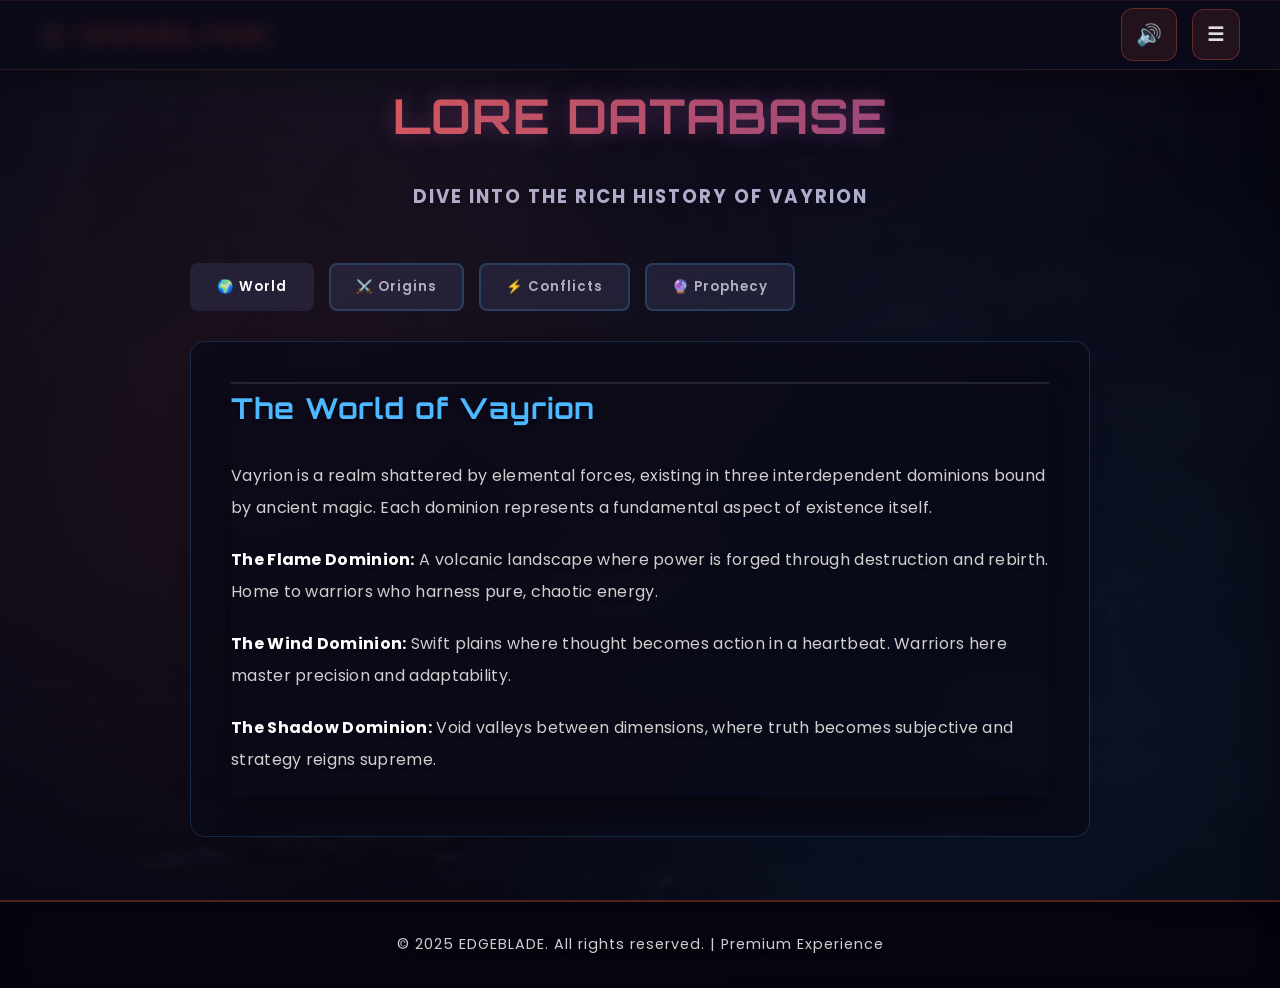
<file: pages/lore.html>
<!DOCTYPE html>
<html lang="en">
<head>
  <meta charset="UTF-8" />
  <meta name="viewport" content="width=device-width, initial-scale=1.0" />
  <meta name="description" content="EDGEBLADE - Lore Database" />
  <title>Lore | EDGE BLADE</title>
  <link rel="icon" type="image/x-icon" href="data:image/svg+xml,<svg xmlns='http://www.w3.org/2000/svg' viewBox='0 0 100 100'><text y='50' font-size='90' font-weight='bold' fill='%23ff6347'>⚡</text></svg>" />
  <link rel="stylesheet" href="../style.css" />
  <link href="https://fonts.googleapis.com/css2?family=Orbitron:wght@400;700;900&family=Poppins:wght@300;400;500;600;700&display=swap" rel="stylesheet">
</head>
<body>

<!-- NAVIGATION MENU -->
<nav class="navbar">
  <div class="nav-container">
    <div class="nav-logo">
      <a href="../index.html" style="text-decoration: none; color: inherit;">
        <span class="logo-icon">⚔️</span> EDGEBLADE
      </a>
    </div>
    <div class="nav-controls">
      <button class="nav-btn" id="sound-toggle" title="Toggle Sound">🔊</button>
      <button class="menu-btn" id="menu-btn">
        <span id="menu-icon">☰</span>
      </button>
    </div>
  </div>
</nav>

<menu class="menu-panel">
  <ul>
    <li><a href="../index.html">HOME</a></li>
    <li><a href="../index.html#story">STORY</a></li>
    <li><a href="../index.html#characters">CHARACTERS</a></li>
    <li><a href="abilities.html">ABILITIES</a></li>
    <li><a href="matchups.html">MATCHUPS</a></li>
    <li><a href="stats.html">RANKINGS</a></li>
    <li><a href="gallery.html">GALLERY</a></li>
    <li><a href="quiz.html">ELEMENT QUIZ</a></li>
    <li><a href="team-builder.html">TEAM BUILDER</a></li>
    <li><a href="lore.html">LORE</a></li>
  </ul>
</menu>

<!-- LORE DATABASE PAGE -->
<section class="page lore-page">
  <div class="lore-container">
    <h2 class="lore-title">LORE DATABASE</h2>
    <p class="section-subtitle">Dive into the rich history of Vayrion</p>
    
    <div class="lore-tabs">
      <button class="lore-tab active" data-tab="world">🌍 World</button>
      <button class="lore-tab" data-tab="origins">⚔️ Origins</button>
      <button class="lore-tab" data-tab="conflicts">⚡ Conflicts</button>
      <button class="lore-tab" data-tab="prophecy">🔮 Prophecy</button>
    </div>

    <div class="lore-content">
      <!-- World Tab -->
      <div id="world-content" class="lore-section active">
        <h3>The World of Vayrion</h3>
        <p>Vayrion is a realm shattered by elemental forces, existing in three interdependent dominions bound by ancient magic. Each dominion represents a fundamental aspect of existence itself.</p>
        <p><strong>The Flame Dominion:</strong> A volcanic landscape where power is forged through destruction and rebirth. Home to warriors who harness pure, chaotic energy.</p>
        <p><strong>The Wind Dominion:</strong> Swift plains where thought becomes action in a heartbeat. Warriors here master precision and adaptability.</p>
        <p><strong>The Shadow Dominion:</strong> Void valleys between dimensions, where truth becomes subjective and strategy reigns supreme.</p>
      </div>

      <!-- Origins Tab -->
      <div id="origins-content" class="lore-section">
        <h3>The Origins</h3>
        <p>Before recorded time, three Primordial Forces shaped Vayrion: the Eternal Flame, the Endless Wind, and the Infinite Shadow. Their conflict birthed all matter and life.</p>
        <p>When mortals began to exist, they absorbed fragments of these primordial essences, becoming living conduits of elemental power. The greatest among them became warriors—legends passed down through generations.</p>
      </div>

      <!-- Conflicts Tab -->
      <div id="conflicts-content" class="lore-section">
        <h3>The Eternal Conflicts</h3>
        <p>The cycles of conflict between the three dominions have shaped history. Each warrior represents not just personal power, but the ambitions and philosophies of their entire realm.</p>
        <p>Every battle rewrites destiny. Every warrior's choice echoes across timelines. The balance between Flame, Wind, and Shadow is fragile—one warrior can tip the scales.</p>
      </div>

      <!-- Prophecy Tab -->
      <div id="prophecy-content" class="lore-section">
        <h3>The Prophecy of Balance</h3>
        <p>Ancient texts foretell of a time when three warriors of unmatched power will unite. Neither flame nor wind nor shadow will dominate—only harmony.</p>
        <p>Some believe this prophecy is a path to salvation. Others see it as a curse. Regardless, the three greatest warriors of Vayrion march toward their destined encounter...</p>
      </div>
    </div>
  </div>
</section>

<!-- FOOTER -->
<footer class="footer">
  <p>&copy; 2025 EDGEBLADE. All rights reserved. | Premium Experience</p>
</footer>

<script src="../js/menu.js"></script>
<script src="../js/lore.js"></script>

</body>
</html>
</file>
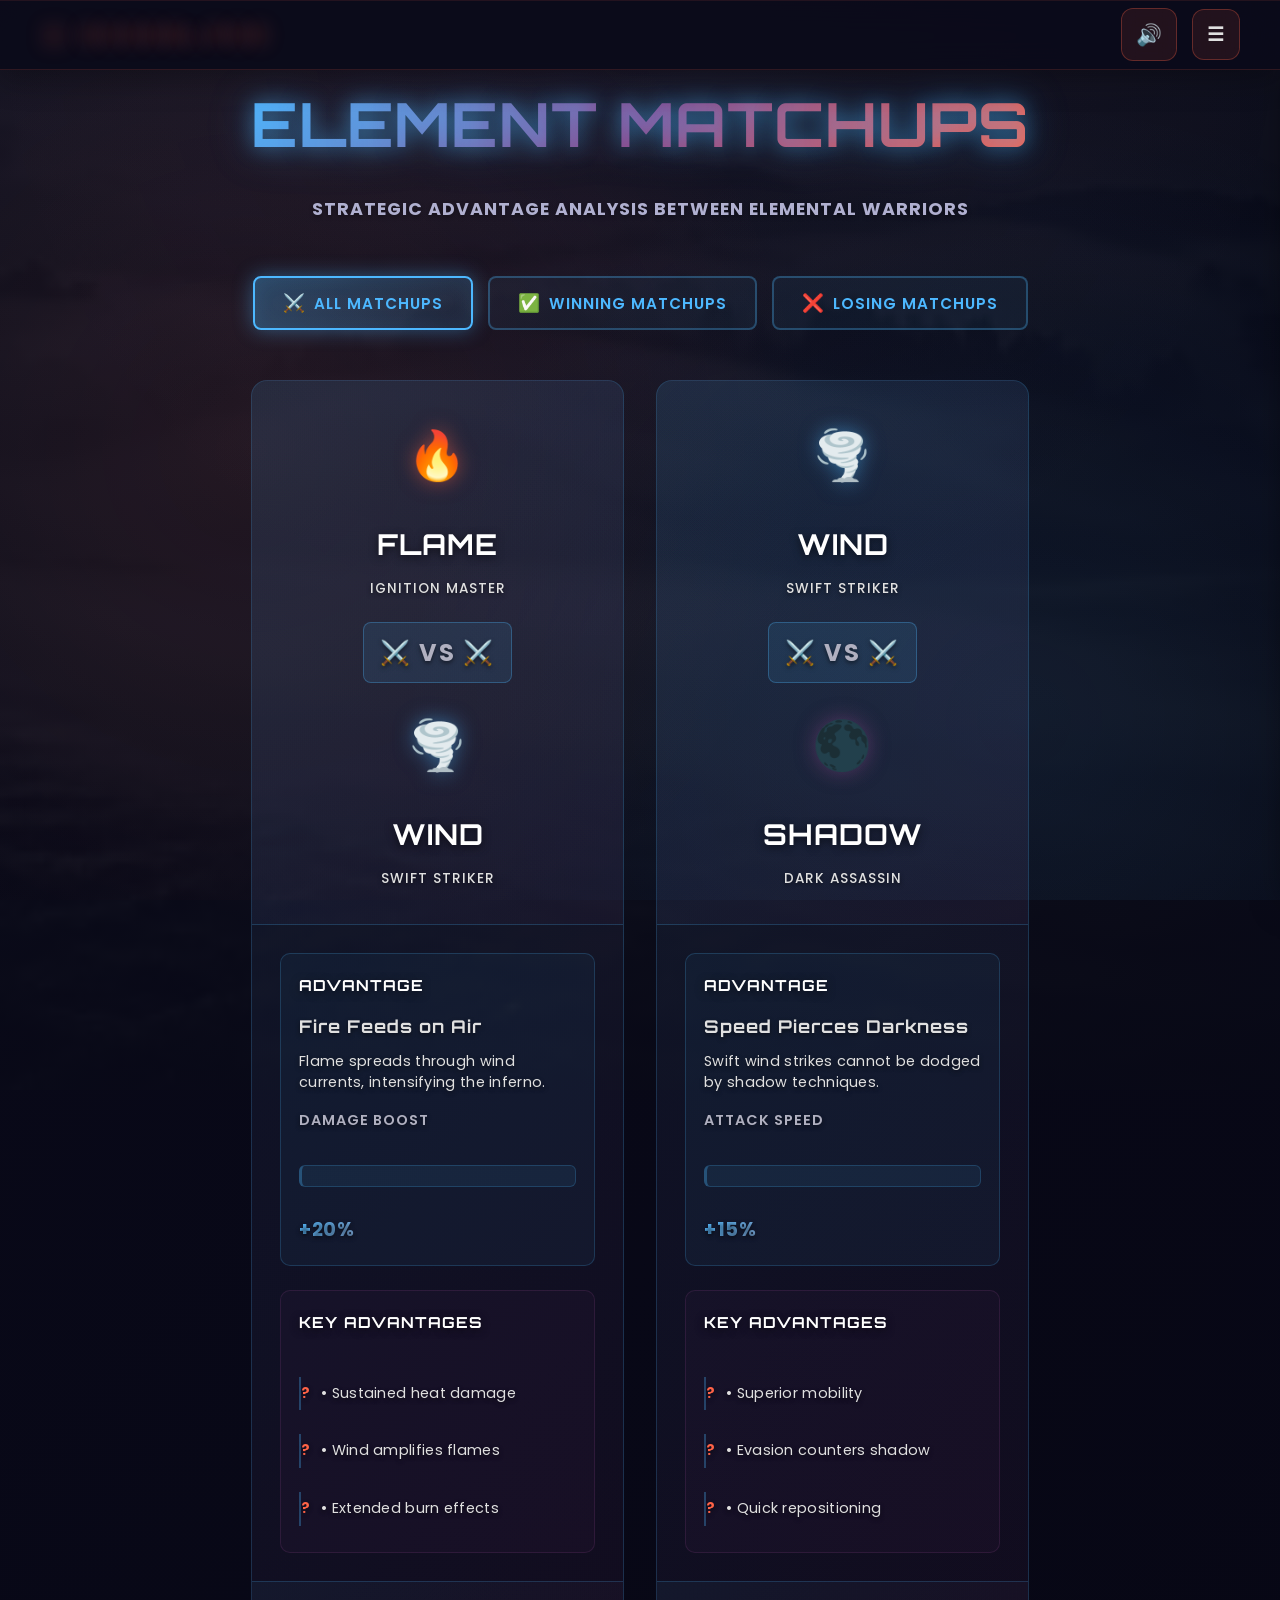
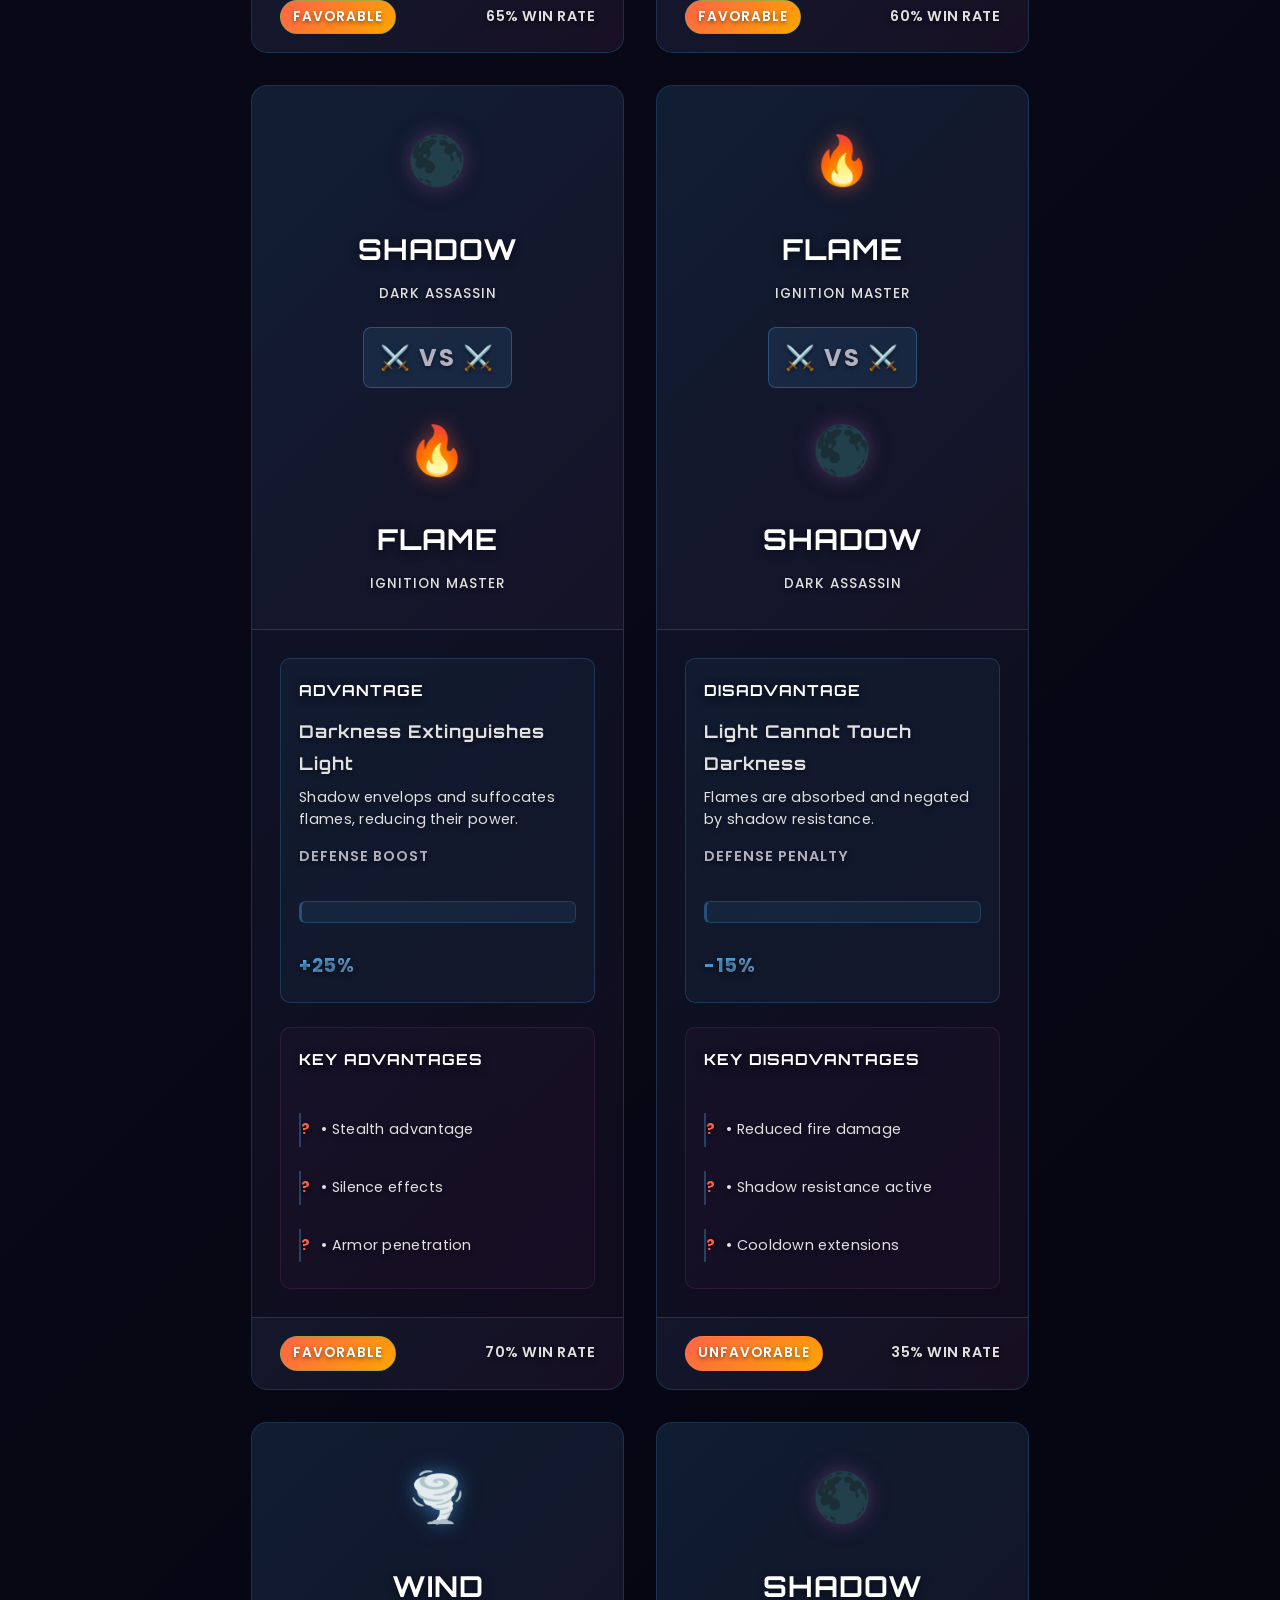
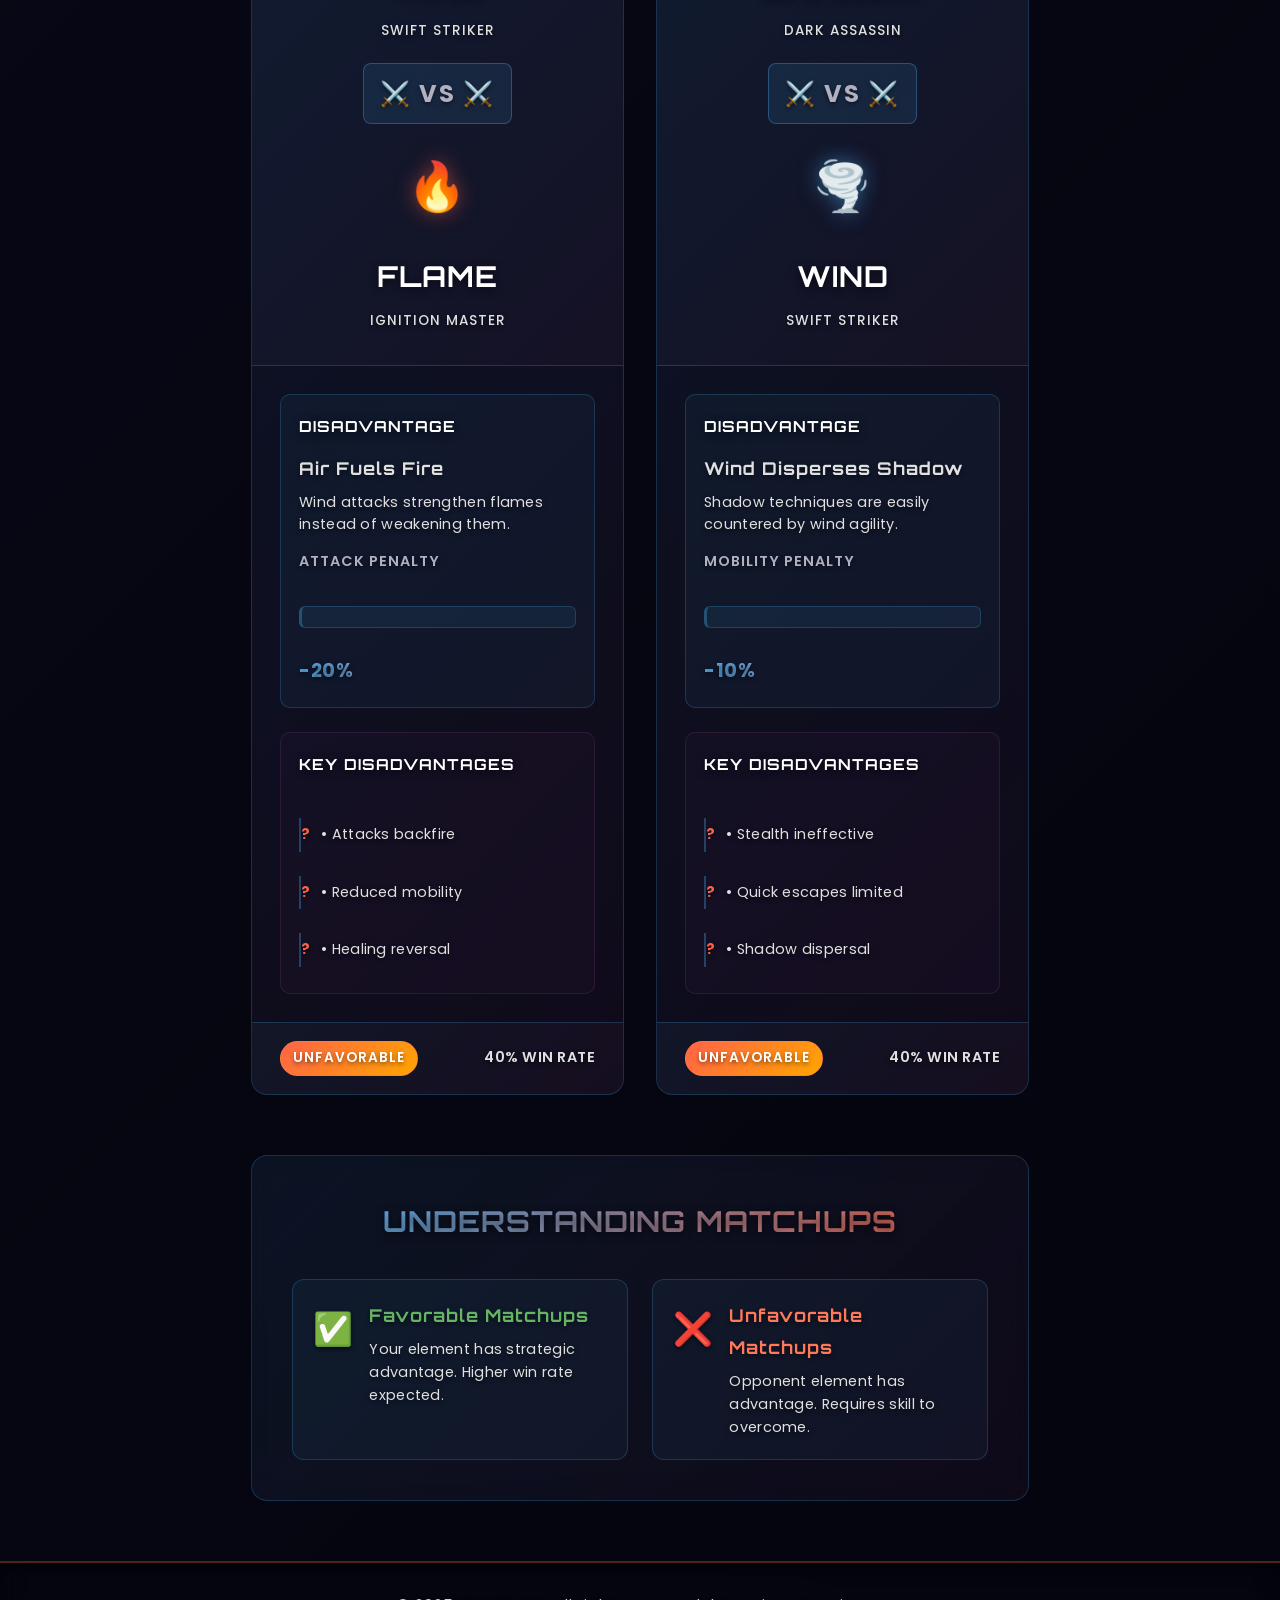
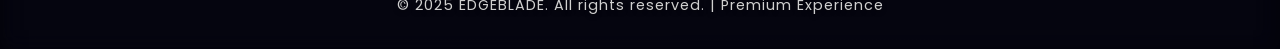
<file: pages/matchups.html>
<!DOCTYPE html>
<html lang="en">
<head>
  <meta charset="UTF-8" />
  <meta name="viewport" content="width=device-width, initial-scale=1.0" />
  <meta name="description" content="EDGEBLADE - Element Matchups Analysis" />
  <title>Matchups | EDGE BLADE</title>
  <link rel="icon" type="image/x-icon" href="data:image/svg+xml,<svg xmlns='http://www.w3.org/2000/svg' viewBox='0 0 100 100'><text y='50' font-size='90' font-weight='bold' fill='%23ff6347'>⚡</text></svg>" />
  <link rel="stylesheet" href="../style.css" />
  <link href="https://fonts.googleapis.com/css2?family=Orbitron:wght@400;700;900&family=Poppins:wght@300;400;500;600;700&display=swap" rel="stylesheet">
</head>
<body>

<!-- NAVIGATION MENU -->
<nav class="navbar">
  <div class="nav-container">
    <div class="nav-logo">
      <a href="../index.html" style="text-decoration: none; color: inherit;">
        <span class="logo-icon">⚔️</span> EDGEBLADE
      </a>
    </div>
    <div class="nav-controls">
      <button class="nav-btn" id="sound-toggle" title="Toggle Sound">🔊</button>
      <button class="menu-btn" id="menu-btn">
        <span id="menu-icon">☰</span>
      </button>
    </div>
  </div>
</nav>

<menu class="menu-panel">
  <ul>
    <li><a href="../index.html">HOME</a></li>
    <li><a href="../index.html#story">STORY</a></li>
    <li><a href="../index.html#characters">CHARACTERS</a></li>
    <li><a href="abilities.html">ABILITIES</a></li>
    <li><a href="matchups.html">MATCHUPS</a></li>
    <li><a href="stats.html">RANKINGS</a></li>
    <li><a href="gallery.html">GALLERY</a></li>
    <li><a href="quiz.html">ELEMENT QUIZ</a></li>
    <li><a href="team-builder.html">TEAM BUILDER</a></li>
    <li><a href="lore.html">LORE</a></li>
  </ul>
</menu>

<!-- MATCHUPS PAGE -->
<section class="page matchups-page">
  <div class="matchups-container">
    <h2 class="matchups-title">ELEMENT MATCHUPS</h2>
    <p class="section-subtitle">Strategic advantage analysis between elemental warriors</p>
    
    <!-- MATCHUP CATEGORY FILTERS -->
    <div class="matchup-category-filters">
      <button class="category-btn active" data-category="all">
        <span class="cat-icon">⚔️</span> All Matchups
      </button>
      <button class="category-btn" data-category="favorable">
        <span class="cat-icon">✅</span> Winning Matchups
      </button>
      <button class="category-btn" data-category="unfavorable">
        <span class="cat-icon">❌</span> Losing Matchups
      </button>
    </div>

    <!-- MATCHUP COMPARISON GRID -->
    <div class="matchups-comparison-grid">
      
      <!-- FLAME VS WIND -->
      <div class="matchup-comparison-card" data-category="favorable">
        <div class="comparison-header">
          <div class="attacker-side">
            <div class="element-combo-badge flame-combo">🔥</div>
            <h3>Flame</h3>
            <p class="combo-name">Ignition Master</p>
          </div>
          <div class="vs-separator">⚔️ VS ⚔️</div>
          <div class="defender-side">
            <div class="element-combo-badge wind-combo">🌪️</div>
            <h3>Wind</h3>
            <p class="combo-name">Swift Striker</p>
          </div>
        </div>

        <div class="comparison-body">
          <div class="advantage-section">
            <h4>Advantage</h4>
            <p class="advantage-title">Fire Feeds on Air</p>
            <p class="advantage-desc">Flame spreads through wind currents, intensifying the inferno.</p>
            
            <div class="stat-comparison">
              <div class="stat-item">
                <span class="stat-label">Damage Boost</span>
                <div class="stat-bar">
                  <div class="stat-fill" style="width: 75%;"></div>
                </div>
                <span class="stat-value">+20%</span>
              </div>
            </div>
          </div>

          <div class="ability-list">
            <h4>Key Advantages</h4>
            <ul>
              <li>• Sustained heat damage</li>
              <li>• Wind amplifies flames</li>
              <li>• Extended burn effects</li>
            </ul>
          </div>
        </div>

        <div class="comparison-footer">
          <span class="result-badge favorable-result">FAVORABLE</span>
          <span class="matchup-odds">65% Win Rate</span>
        </div>
      </div>

      <!-- WIND VS SHADOW -->
      <div class="matchup-comparison-card" data-category="favorable">
        <div class="comparison-header">
          <div class="attacker-side">
            <div class="element-combo-badge wind-combo">🌪️</div>
            <h3>Wind</h3>
            <p class="combo-name">Swift Striker</p>
          </div>
          <div class="vs-separator">⚔️ VS ⚔️</div>
          <div class="defender-side">
            <div class="element-combo-badge shadow-combo">🌑</div>
            <h3>Shadow</h3>
            <p class="combo-name">Dark Assassin</p>
          </div>
        </div>

        <div class="comparison-body">
          <div class="advantage-section">
            <h4>Advantage</h4>
            <p class="advantage-title">Speed Pierces Darkness</p>
            <p class="advantage-desc">Swift wind strikes cannot be dodged by shadow techniques.</p>
            
            <div class="stat-comparison">
              <div class="stat-item">
                <span class="stat-label">Attack Speed</span>
                <div class="stat-bar">
                  <div class="stat-fill" style="width: 70%;"></div>
                </div>
                <span class="stat-value">+15%</span>
              </div>
            </div>
          </div>

          <div class="ability-list">
            <h4>Key Advantages</h4>
            <ul>
              <li>• Superior mobility</li>
              <li>• Evasion counters shadow</li>
              <li>• Quick repositioning</li>
            </ul>
          </div>
        </div>

        <div class="comparison-footer">
          <span class="result-badge favorable-result">FAVORABLE</span>
          <span class="matchup-odds">60% Win Rate</span>
        </div>
      </div>

      <!-- SHADOW VS FLAME -->
      <div class="matchup-comparison-card" data-category="favorable">
        <div class="comparison-header">
          <div class="attacker-side">
            <div class="element-combo-badge shadow-combo">🌑</div>
            <h3>Shadow</h3>
            <p class="combo-name">Dark Assassin</p>
          </div>
          <div class="vs-separator">⚔️ VS ⚔️</div>
          <div class="defender-side">
            <div class="element-combo-badge flame-combo">🔥</div>
            <h3>Flame</h3>
            <p class="combo-name">Ignition Master</p>
          </div>
        </div>

        <div class="comparison-body">
          <div class="advantage-section">
            <h4>Advantage</h4>
            <p class="advantage-title">Darkness Extinguishes Light</p>
            <p class="advantage-desc">Shadow envelops and suffocates flames, reducing their power.</p>
            
            <div class="stat-comparison">
              <div class="stat-item">
                <span class="stat-label">Defense Boost</span>
                <div class="stat-bar">
                  <div class="stat-fill" style="width: 85%;"></div>
                </div>
                <span class="stat-value">+25%</span>
              </div>
            </div>
          </div>

          <div class="ability-list">
            <h4>Key Advantages</h4>
            <ul>
              <li>• Stealth advantage</li>
              <li>• Silence effects</li>
              <li>• Armor penetration</li>
            </ul>
          </div>
        </div>

        <div class="comparison-footer">
          <span class="result-badge favorable-result">FAVORABLE</span>
          <span class="matchup-odds">70% Win Rate</span>
        </div>
      </div>

      <!-- FLAME VS SHADOW (Unfavorable) -->
      <div class="matchup-comparison-card" data-category="unfavorable">
        <div class="comparison-header">
          <div class="attacker-side">
            <div class="element-combo-badge flame-combo">🔥</div>
            <h3>Flame</h3>
            <p class="combo-name">Ignition Master</p>
          </div>
          <div class="vs-separator">⚔️ VS ⚔️</div>
          <div class="defender-side">
            <div class="element-combo-badge shadow-combo">🌑</div>
            <h3>Shadow</h3>
            <p class="combo-name">Dark Assassin</p>
          </div>
        </div>

        <div class="comparison-body">
          <div class="disadvantage-section">
            <h4>Disadvantage</h4>
            <p class="disadvantage-title">Light Cannot Touch Darkness</p>
            <p class="disadvantage-desc">Flames are absorbed and negated by shadow resistance.</p>
            
            <div class="stat-comparison">
              <div class="stat-item">
                <span class="stat-label">Defense Penalty</span>
                <div class="stat-bar">
                  <div class="stat-fill" style="width: 45%;"></div>
                </div>
                <span class="stat-value">-15%</span>
              </div>
            </div>
          </div>

          <div class="ability-list">
            <h4>Key Disadvantages</h4>
            <ul>
              <li>• Reduced fire damage</li>
              <li>• Shadow resistance active</li>
              <li>• Cooldown extensions</li>
            </ul>
          </div>
        </div>

        <div class="comparison-footer">
          <span class="result-badge unfavorable-result">UNFAVORABLE</span>
          <span class="matchup-odds">35% Win Rate</span>
        </div>
      </div>

      <!-- WIND VS FLAME (Unfavorable) -->
      <div class="matchup-comparison-card" data-category="unfavorable">
        <div class="comparison-header">
          <div class="attacker-side">
            <div class="element-combo-badge wind-combo">🌪️</div>
            <h3>Wind</h3>
            <p class="combo-name">Swift Striker</p>
          </div>
          <div class="vs-separator">⚔️ VS ⚔️</div>
          <div class="defender-side">
            <div class="element-combo-badge flame-combo">🔥</div>
            <h3>Flame</h3>
            <p class="combo-name">Ignition Master</p>
          </div>
        </div>

        <div class="comparison-body">
          <div class="disadvantage-section">
            <h4>Disadvantage</h4>
            <p class="disadvantage-title">Air Fuels Fire</p>
            <p class="disadvantage-desc">Wind attacks strengthen flames instead of weakening them.</p>
            
            <div class="stat-comparison">
              <div class="stat-item">
                <span class="stat-label">Attack Penalty</span>
                <div class="stat-bar">
                  <div class="stat-fill" style="width: 40%;"></div>
                </div>
                <span class="stat-value">-20%</span>
              </div>
            </div>
          </div>

          <div class="ability-list">
            <h4>Key Disadvantages</h4>
            <ul>
              <li>• Attacks backfire</li>
              <li>• Reduced mobility</li>
              <li>• Healing reversal</li>
            </ul>
          </div>
        </div>

        <div class="comparison-footer">
          <span class="result-badge unfavorable-result">UNFAVORABLE</span>
          <span class="matchup-odds">40% Win Rate</span>
        </div>
      </div>

      <!-- SHADOW VS WIND (Unfavorable) -->
      <div class="matchup-comparison-card" data-category="unfavorable">
        <div class="comparison-header">
          <div class="attacker-side">
            <div class="element-combo-badge shadow-combo">🌑</div>
            <h3>Shadow</h3>
            <p class="combo-name">Dark Assassin</p>
          </div>
          <div class="vs-separator">⚔️ VS ⚔️</div>
          <div class="defender-side">
            <div class="element-combo-badge wind-combo">🌪️</div>
            <h3>Wind</h3>
            <p class="combo-name">Swift Striker</p>
          </div>
        </div>

        <div class="comparison-body">
          <div class="disadvantage-section">
            <h4>Disadvantage</h4>
            <p class="disadvantage-title">Wind Disperses Shadow</p>
            <p class="disadvantage-desc">Shadow techniques are easily countered by wind agility.</p>
            
            <div class="stat-comparison">
              <div class="stat-item">
                <span class="stat-label">Mobility Penalty</span>
                <div class="stat-bar">
                  <div class="stat-fill" style="width: 50%;"></div>
                </div>
                <span class="stat-value">-10%</span>
              </div>
            </div>
          </div>

          <div class="ability-list">
            <h4>Key Disadvantages</h4>
            <ul>
              <li>• Stealth ineffective</li>
              <li>• Quick escapes limited</li>
              <li>• Shadow dispersal</li>
            </ul>
          </div>
        </div>

        <div class="comparison-footer">
          <span class="result-badge unfavorable-result">UNFAVORABLE</span>
          <span class="matchup-odds">40% Win Rate</span>
        </div>
      </div>

    </div>

    <!-- MATCHUP LEGEND -->
    <div class="matchup-legend">
      <h3>Understanding Matchups</h3>
      <div class="legend-items">
        <div class="legend-item favorable-legend">
          <span class="legend-icon">✅</span>
          <div>
            <strong>Favorable Matchups</strong>
            <p>Your element has strategic advantage. Higher win rate expected.</p>
          </div>
        </div>
        <div class="legend-item unfavorable-legend">
          <span class="legend-icon">❌</span>
          <div>
            <strong>Unfavorable Matchups</strong>
            <p>Opponent element has advantage. Requires skill to overcome.</p>
          </div>
        </div>
      </div>
    </div>

  </div>
</section>

<!-- FOOTER -->
<footer class="footer">
  <p>&copy; 2025 EDGEBLADE. All rights reserved. | Premium Experience</p>
</footer>

<script src="../js/menu.js"></script>
<script src="../js/matchups.js"></script>

</body>
</html>
</file>
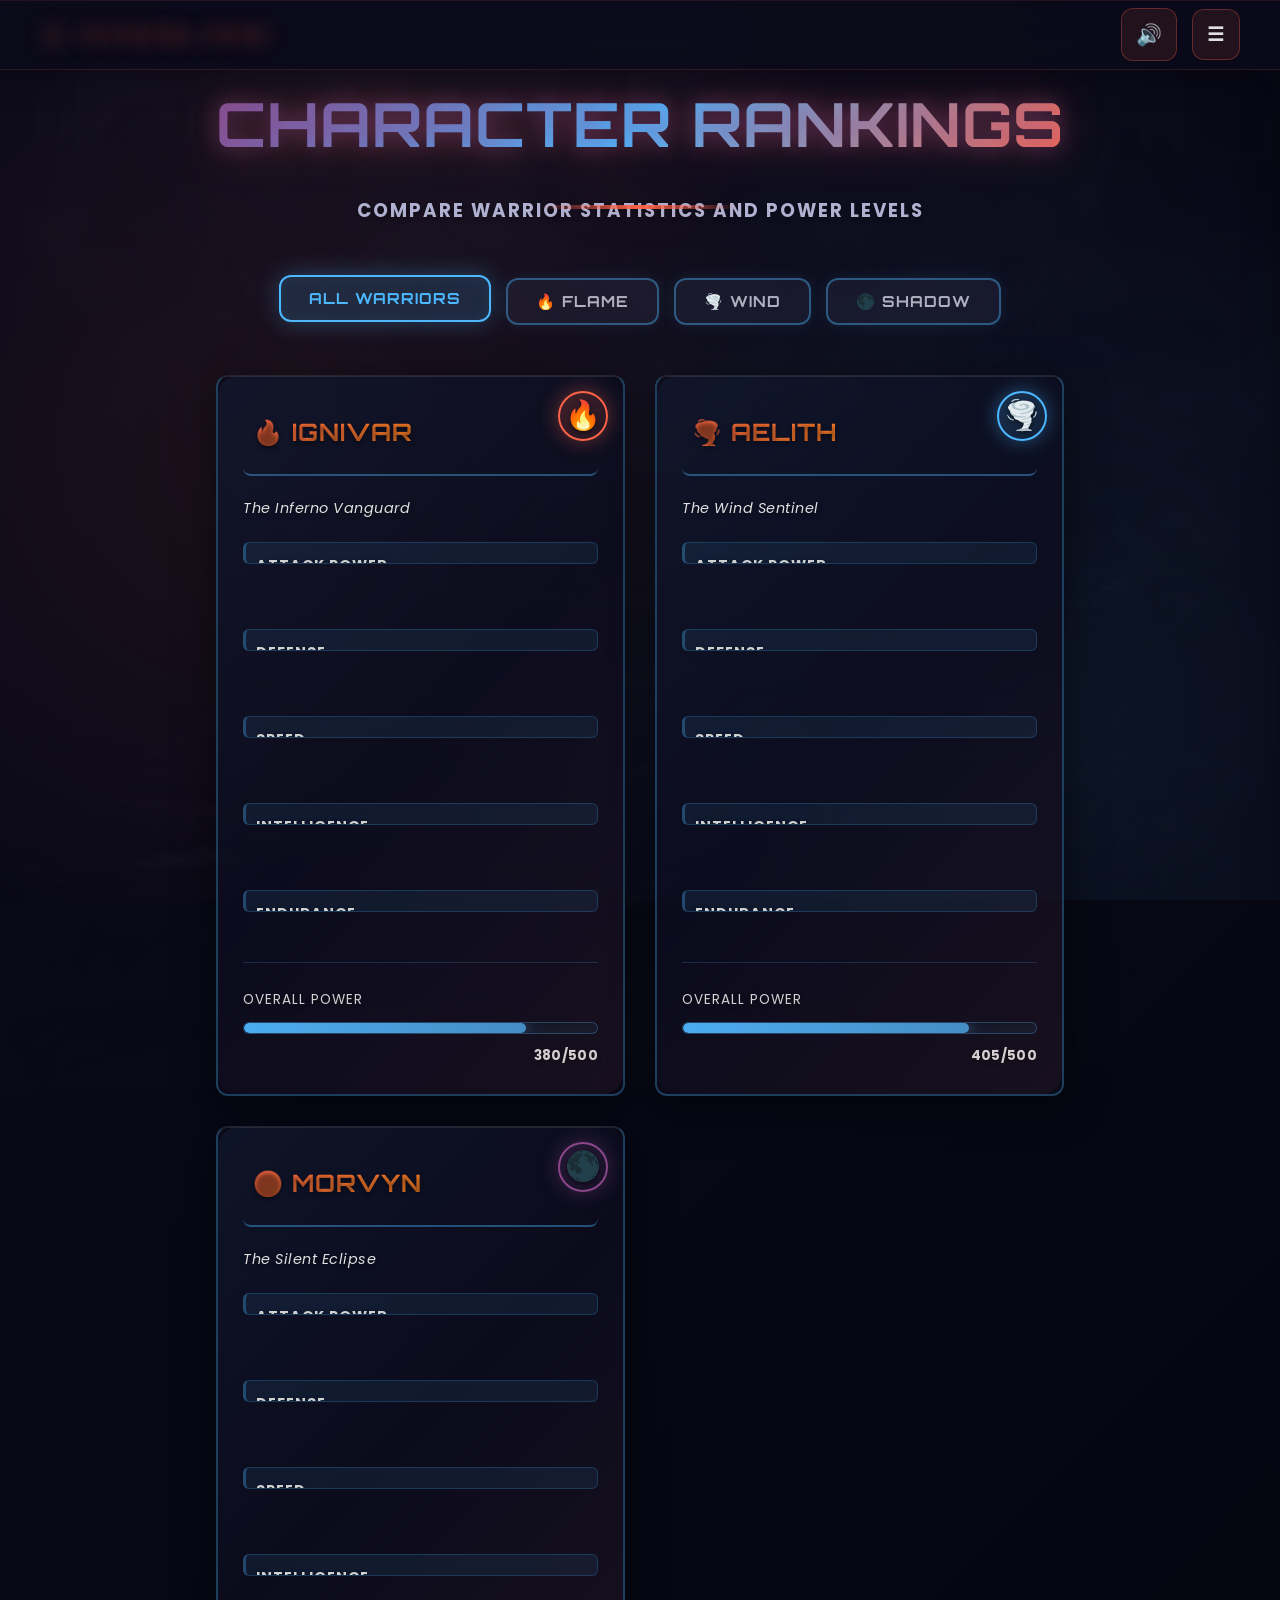
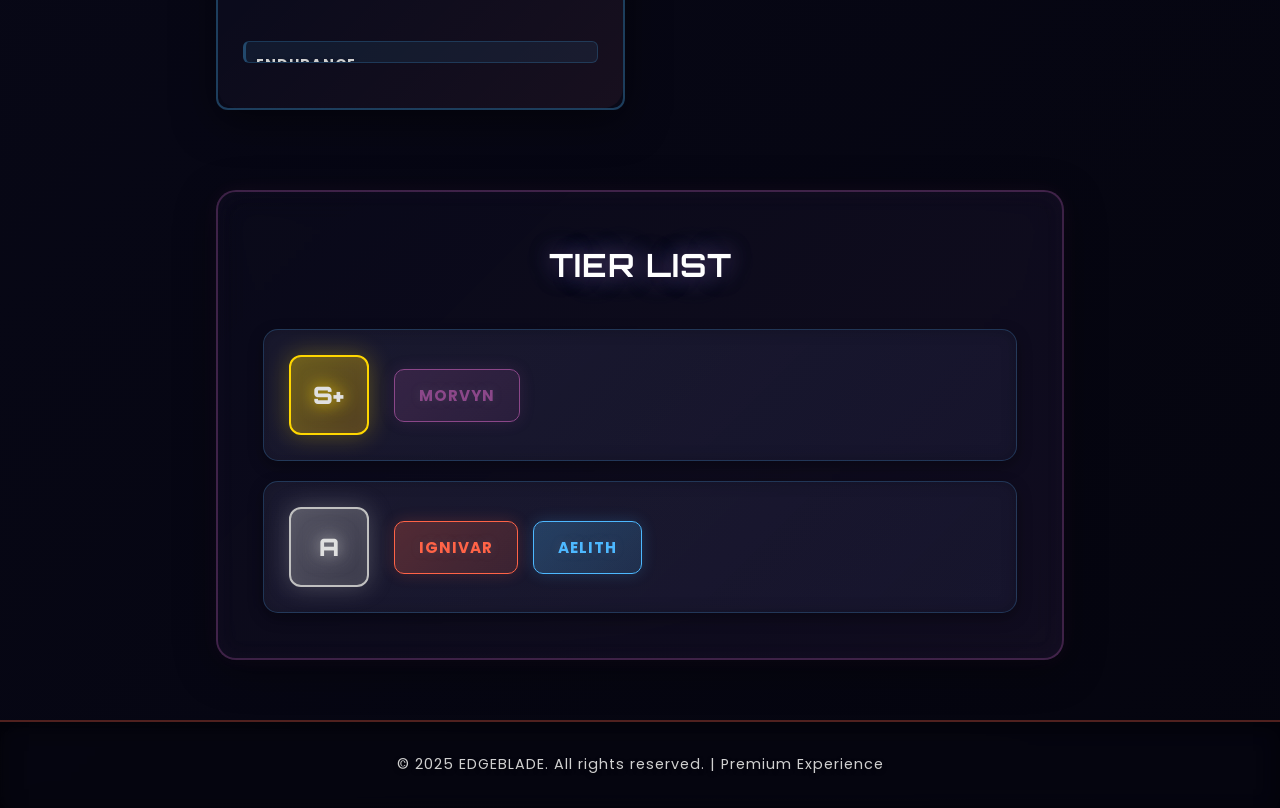
<file: pages/stats.html>
<!DOCTYPE html>
<html lang="en">
<head>
  <meta charset="UTF-8" />
  <meta name="viewport" content="width=device-width, initial-scale=1.0" />
  <meta name="description" content="EDGEBLADE - Character Rankings and Statistics" />
  <title>Rankings | EDGE BLADE</title>
  <link rel="icon" type="image/x-icon" href="data:image/svg+xml,<svg xmlns='http://www.w3.org/2000/svg' viewBox='0 0 100 100'><text y='50' font-size='90' font-weight='bold' fill='%23ff6347'>⚡</text></svg>" />
  <link rel="stylesheet" href="../style.css" />
  <link href="https://fonts.googleapis.com/css2?family=Orbitron:wght@400;700;900&family=Poppins:wght@300;400;500;600;700&display=swap" rel="stylesheet">
</head>
<body>

<!-- NAVIGATION MENU -->
<nav class="navbar">
  <div class="nav-container">
    <div class="nav-logo">
      <a href="../index.html" style="text-decoration: none; color: inherit;">
        <span class="logo-icon">⚔️</span> EDGEBLADE
      </a>
    </div>
    <div class="nav-controls">
      <button class="nav-btn" id="sound-toggle" title="Toggle Sound">🔊</button>
      <button class="menu-btn" id="menu-btn">
        <span id="menu-icon">☰</span>
      </button>
    </div>
  </div>
</nav>

<menu class="menu-panel">
  <ul>
    <li><a href="../index.html">HOME</a></li>
    <li><a href="../index.html#story">STORY</a></li>
    <li><a href="../index.html#characters">CHARACTERS</a></li>
    <li><a href="abilities.html">ABILITIES</a></li>
    <li><a href="matchups.html">MATCHUPS</a></li>
    <li><a href="stats.html">RANKINGS</a></li>
    <li><a href="gallery.html">GALLERY</a></li>
    <li><a href="quiz.html">ELEMENT QUIZ</a></li>
    <li><a href="team-builder.html">TEAM BUILDER</a></li>
    <li><a href="lore.html">LORE</a></li>
  </ul>
</menu>

<!-- CHARACTER STATS/RANKINGS PAGE -->
<section class="page stats-page">
  <div class="stats-container">
    <h2 class="stats-title">CHARACTER RANKINGS</h2>
    <p class="section-subtitle">Compare warrior statistics and power levels</p>
    
    <!-- Element Filter Buttons -->
    <div class="element-filter">
      <button class="filter-btn active" data-filter="all">ALL WARRIORS</button>
      <button class="filter-btn flame-btn" data-filter="flame">🔥 FLAME</button>
      <button class="filter-btn wind-btn" data-filter="wind">🌪️ WIND</button>
      <button class="filter-btn shadow-btn" data-filter="shadow">🌑 SHADOW</button>
    </div>
    
    <div class="stats-comparison">
      <div class="character-stat-card" data-element="flame">
        <div class="element-indicator flame-indicator"></div>
        <div class="element-badge flame-badge" title="Flame Element">🔥</div>
        <h3 class="stat-char-name">🔥 IGNIVAR</h3>
        <p class="character-element-type">The Inferno Vanguard</p>
        <div class="stat-bars">
          <div class="stat-bar">
            <label>Attack Power</label>
            <div class="bar-container">
              <div class="bar-fill" style="width: 95%"></div>
            </div>
            <span class="bar-value">95</span>
          </div>
          <div class="stat-bar">
            <label>Defense</label>
            <div class="bar-container">
              <div class="bar-fill" style="width: 70%"></div>
            </div>
            <span class="bar-value">70</span>
          </div>
          <div class="stat-bar">
            <label>Speed</label>
            <div class="bar-container">
              <div class="bar-fill" style="width: 60%"></div>
            </div>
            <span class="bar-value">60</span>
          </div>
          <div class="stat-bar">
            <label>Intelligence</label>
            <div class="bar-container">
              <div class="bar-fill" style="width: 75%"></div>
            </div>
            <span class="bar-value">75</span>
          </div>
          <div class="stat-bar">
            <label>Endurance</label>
            <div class="bar-container">
              <div class="bar-fill" style="width: 80%"></div>
            </div>
            <span class="bar-value">80</span>
          </div>
        </div>
        <div class="power-level">
          <span class="power-label">Overall Power</span>
          <div class="power-meter">
            <div class="power-bar" style="width: 80%"></div>
          </div>
          <span class="power-value">380/500</span>
        </div>
      </div>

      <div class="character-stat-card" data-element="wind">
        <div class="element-indicator wind-indicator"></div>
        <div class="element-badge wind-badge" title="Wind Element">🌪️</div>
        <h3 class="stat-char-name">🌪️ AELITH</h3>
        <p class="character-element-type">The Wind Sentinel</p>
        <div class="stat-bars">
          <div class="stat-bar">
            <label>Attack Power</label>
            <div class="bar-container">
              <div class="bar-fill" style="width: 80%"></div>
            </div>
            <span class="bar-value">80</span>
          </div>
          <div class="stat-bar">
            <label>Defense</label>
            <div class="bar-container">
              <div class="bar-fill" style="width: 65%"></div>
            </div>
            <span class="bar-value">65</span>
          </div>
          <div class="stat-bar">
            <label>Speed</label>
            <div class="bar-container">
              <div class="bar-fill" style="width: 95%"></div>
            </div>
            <span class="bar-value">95</span>
          </div>
          <div class="stat-bar">
            <label>Intelligence</label>
            <div class="bar-container">
              <div class="bar-fill" style="width: 90%"></div>
            </div>
            <span class="bar-value">90</span>
          </div>
          <div class="stat-bar">
            <label>Endurance</label>
            <div class="bar-container">
              <div class="bar-fill" style="width: 75%"></div>
            </div>
            <span class="bar-value">75</span>
          </div>
        </div>
        <div class="power-level">
          <span class="power-label">Overall Power</span>
          <div class="power-meter">
            <div class="power-bar" style="width: 81%"></div>
          </div>
          <span class="power-value">405/500</span>
        </div>
      </div>

      <div class="character-stat-card" data-element="shadow">
        <div class="element-indicator shadow-indicator"></div>
        <div class="element-badge shadow-badge" title="Shadow Element">🌑</div>
        <h3 class="stat-char-name">🌑 MORVYN</h3>
        <p class="character-element-type">The Silent Eclipse</p>
        <div class="stat-bars">
          <div class="stat-bar">
            <label>Attack Power</label>
            <div class="bar-container">
              <div class="bar-fill" style="width: 85%"></div>
            </div>
            <span class="bar-value">85</span>
          </div>
          <div class="stat-bar">
            <label>Defense</label>
            <div class="bar-container">
              <div class="bar-fill" style="width: 85%"></div>
            </div>
            <span class="bar-value">85</span>
          </div>
          <div class="stat-bar">
            <label>Speed</label>
            <div class="bar-container">
              <div class="bar-fill" style="width: 88%"></div>
            </div>
            <span class="bar-value">88</span>
          </div>
          <div class="stat-bar">
            <label>Intelligence</label>
            <div class="bar-container">
              <div class="bar-fill" style="width: 92%"></div>
            </div>
            <span class="bar-value">92</span>
          </div>
          <div class="stat-bar">
            <label>Endurance</label>
            <div class="bar-container">
              <div class="bar-fill" style="width: 70%"></div>
            </div>
            <span class="bar-value">70</span>
          </div>
        </div>
      </div>
    </div>

    <!-- Tier List -->
    <div class="tier-list">
      <h3>TIER LIST</h3>
      <div class="tier-container">
        <div class="tier s-tier">
          <span class="tier-label">S+</span>
          <div class="tier-characters">
            <div class="tier-char morvyn">MORVYN</div>
          </div>
        </div>
        <div class="tier a-tier">
          <span class="tier-label">A</span>
          <div class="tier-characters">
            <div class="tier-char ignivar">IGNIVAR</div>
            <div class="tier-char aelith">AELITH</div>
          </div>
        </div>
      </div>
    </div>
  </div>
</section>

<!-- FOOTER -->
<footer class="footer">
  <p>&copy; 2025 EDGEBLADE. All rights reserved. | Premium Experience</p>
</footer>

<script src="../js/menu.js"></script>
<script src="../js/gallery-lightbox.js"></script>

</body>
</html>
</file>
<file: style.css>
/* ============================================
   GLOBAL STYLES
   ============================================ */

* {
  margin: 0;
  padding: 0;
  box-sizing: border-box;
}

:root {
  --primary-color: #ff6347;
  --secondary-color: #4db8ff;
  --tertiary-color: #8b4789;
  --dark-bg: #0a0a1a;
  --darker-bg: #050510;
  --text-primary: #fff;
  --text-secondary: #b0b0c0;
  --accent-glow: rgba(255, 99, 71, 0.2);
  --reduce-motion: 0;
  
  /* SMOOTHNESS & ANIMATION VARIABLES */
  --transition-smooth: all 0.4s cubic-bezier(0.34, 1.56, 0.64, 1);
  --transition-fast: all 0.2s cubic-bezier(0.34, 1.56, 0.64, 1);
  --transition-slow: all 0.8s cubic-bezier(0.34, 1.56, 0.64, 1);
  --glow-primary: 0 0 20px rgba(255, 99, 71, 0.6), 0 0 40px rgba(255, 99, 71, 0.3);
  --glow-secondary: 0 0 20px rgba(77, 184, 255, 0.6), 0 0 40px rgba(77, 184, 255, 0.3);
  --glow-tertiary: 0 0 20px rgba(139, 71, 137, 0.6), 0 0 40px rgba(139, 71, 137, 0.3);
  --blur-glass: blur(12px);
  --shadow-elevation: 0 20px 40px rgba(0, 0, 0, 0.6), 0 0 100px rgba(255, 99, 71, 0.1);
}

@media (prefers-reduced-motion: reduce) {
  :root {
    --reduce-motion: 1;
  }
}

html {
  scroll-behavior: smooth;
}

body {
  background: linear-gradient(135deg, var(--dark-bg) 0%, var(--darker-bg) 100%);
  color: var(--text-primary);
  font-family: 'Poppins', sans-serif;
  overflow-x: hidden;
  position: relative;
}

body::before {
  content: '';
  position: fixed;
  top: 0;
  left: 0;
  width: 100%;
  height: 100%;
  background: radial-gradient(circle at 20% 50%, rgba(255, 99, 71, 0.05) 0%, transparent 50%),
              radial-gradient(circle at 80% 80%, rgba(77, 184, 255, 0.05) 0%, transparent 50%);
  pointer-events: none;
  z-index: -1;
}

/* ============================================
   LOADING SCREEN
   ============================================ */

.loading-screen {
  position: fixed;
  top: 0;
  left: 0;
  width: 100%;
  height: 100%;
  background: linear-gradient(135deg, #0a0a1a 0%, #050510 100%);
  display: flex;
  align-items: center;
  justify-content: center;
  z-index: 9999;
  animation: fadeOut 0.6s ease-out 2s forwards;
}

.loading-content {
  text-align: center;
}

.loading-spinner {
  width: 50px;
  height: 50px;
  border: 3px solid rgba(77, 184, 255, 0.2);
  border-top: 3px solid var(--secondary-color);
  border-radius: 50%;
  animation: spin 1s linear infinite;
  margin: 0 auto 20px;
}

.loading-text {
  font-family: 'Orbitron', sans-serif;
  color: var(--secondary-color);
  letter-spacing: 2px;
  font-size: 0.95rem;
}

@keyframes spin {
  from { transform: rotate(0deg); }
  to { transform: rotate(360deg); }
}

@keyframes fadeOut {
  to {
    opacity: 0;
    pointer-events: none;
  }
}

/* ENHANCED SMOOTH ANIMATIONS */
@keyframes fadeInDown {
  from {
    opacity: 0;
    transform: translateY(-30px);
  }
  to {
    opacity: 1;
    transform: translateY(0);
  }
}

@keyframes fadeInUp {
  from {
    opacity: 0;
    transform: translateY(30px);
  }
  to {
    opacity: 1;
    transform: translateY(0);
  }
}

@keyframes slideInLeft {
  from {
    opacity: 0;
    transform: translateX(-50px);
  }
  to {
    opacity: 1;
    transform: translateX(0);
  }
}

@keyframes slideInRight {
  from {
    opacity: 0;
    transform: translateX(50px);
  }
  to {
    opacity: 1;
    transform: translateX(0);
  }
}

@keyframes scaleIn {
  from {
    opacity: 0;
    transform: scale(0.9);
  }
  to {
    opacity: 1;
    transform: scale(1);
  }
}

@keyframes pulse {
  0%, 100% { 
    opacity: 1;
    box-shadow: var(--glow-primary);
  }
  50% { 
    opacity: 0.7;
    box-shadow: 0 0 30px rgba(255, 99, 71, 0.4);
  }
}

@keyframes glow {
  0%, 100% { filter: brightness(1) drop-shadow(var(--glow-primary)); }
  50% { filter: brightness(1.2) drop-shadow(0 0 30px rgba(255, 99, 71, 0.5)); }
}

@keyframes float {
  0%, 100% { transform: translateY(0px); }
  50% { transform: translateY(-10px); }
}

@keyframes shimmer {
  0% { background-position: -1000px 0; }
  100% { background-position: 1000px 0; }
}

.fade-out {
  animation: fadeOut 0.6s ease-out forwards !important;
}

/* ============================================
   PERFORMANCE MONITOR
   ============================================ */

.perf-monitor {
  position: fixed;
  top: 80px;
  right: 20px;
  background: rgba(5, 5, 16, 0.8);
  border: 1px solid rgba(77, 184, 255, 0.3);
  border-radius: 8px;
  padding: 12px 16px;
  font-family: 'Orbitron', monospace;
  font-size: 0.75rem;
  color: var(--secondary-color);
  z-index: 50;
  backdrop-filter: blur(10px);
  transition: all 0.3s ease;
}

.perf-monitor.hidden {
  display: none;
}

.perf-item {
  padding: 4px 0;
  letter-spacing: 1px;
}

.perf-item span {
  font-weight: 700;
  color: var(--primary-color);
}

/* ============================================
   NAVIGATION
   ============================================ */

.navbar {
  position: fixed;
  top: 0;
  left: 0;
  right: 0;
  height: 70px;
  background: rgba(10, 10, 26, 0.7);
  backdrop-filter: blur(10px);
  display: flex;
  align-items: center;
  padding: 0 40px;
  z-index: 100;
  border-bottom: 1px solid rgba(255, 99, 71, 0.2);
  box-shadow: 0 8px 32px rgba(0, 0, 0, 0.3);
}

.nav-container {
  width: 100%;
  display: flex;
  justify-content: space-between;
  align-items: center;
}

.nav-logo {
  font-family: 'Orbitron', sans-serif;
  font-size: 1.8rem;
  font-weight: 900;
  letter-spacing: 4px;
  background: linear-gradient(135deg, var(--primary-color), var(--secondary-color));
  -webkit-background-clip: text;
  -webkit-text-fill-color: transparent;
  background-clip: text;
  display: flex;
  align-items: center;
  gap: 10px;
  white-space: nowrap;
}

.logo-icon {
  display: inline-block;
  animation: spin 20s linear infinite;
}

.nav-controls {
  display: flex;
  gap: 15px;
  align-items: center;
}

.nav-btn {
  background: transparent;
  border: none;
  color: var(--secondary-color);
  font-size: 1.3rem;
  cursor: pointer;
  transition: all 0.3s ease;
  padding: 8px 12px;
  border-radius: 8px;
}

.nav-btn:hover {
  color: var(--primary-color);
  transform: scale(1.1);
  background: rgba(77, 184, 255, 0.1);
}

.menu-btn {
  background: transparent;
  border: 2px solid var(--secondary-color);
  color: var(--secondary-color);
  padding: 10px 20px;
  font-size: 1.2rem;
  cursor: pointer;
  transition: all 0.3s cubic-bezier(0.23, 1, 0.320, 1);
  letter-spacing: 1px;
  border-radius: 8px;
  font-weight: 600;
  position: relative;
  overflow: hidden;
}

.menu-btn::before {
  content: '';
  position: absolute;
  top: 0;
  left: -100%;
  width: 100%;
  height: 100%;
  background: var(--secondary-color);
  z-index: -1;
  transition: left 0.3s ease;
}

.menu-btn:hover::before {
  left: 0;
}

.menu-btn:hover {
  color: #000;
  box-shadow: 0 0 20px rgba(77, 184, 255, 0.5);
  transform: translateY(-2px);
}

/* ============================================
   MENU PANEL
   ============================================ */

.menu-panel {
  position: fixed;
  top: 70px;
  right: -400px;
  width: 400px;
  height: calc(100vh - 70px);
  background: rgba(5, 5, 16, 0.95);
  backdrop-filter: blur(20px);
  border-left: 3px solid var(--secondary-color);
  padding: 30px 30px 30px;
  z-index: 99;
  transition: right 0.5s cubic-bezier(0.34, 1.56, 0.64, 1);
  list-style: none;
  box-shadow: -15px 0 50px rgba(0, 0, 0, 0.7), -5px 0 20px rgba(77, 184, 255, 0.15);
  overflow-y: auto;
}

.menu-panel.open {
  right: 0;
  box-shadow: -15px 0 50px rgba(0, 0, 0, 0.7), -5px 0 25px rgba(77, 184, 255, 0.25);
  animation: slideInFromRight 0.5s cubic-bezier(0.34, 1.56, 0.64, 1);
}

@keyframes slideInFromRight {
  from {
    right: -400px;
    opacity: 0;
  }
  to {
    right: 0;
    opacity: 1;
  }
}

.menu-panel ul {
  list-style: none;
  display: flex;
  flex-direction: column;
  gap: 30px;
}

.menu-divider {
  height: 1px;
  background: rgba(77, 184, 255, 0.2);
  margin: 20px 0;
}

.menu-panel a {
  font-family: 'Orbitron', sans-serif;
  font-size: 1.3rem;
  letter-spacing: 2px;
  color: var(--text-primary);
  text-decoration: none;
  transition: all 0.3s cubic-bezier(0.34, 1.56, 0.64, 1);
  position: relative;
  padding-bottom: 10px;
  display: block;
  padding-left: 10px;
}

.menu-panel a::after {
  content: '';
  position: absolute;
  bottom: 0;
  left: 0;
  width: 0;
  height: 2px;
  background: linear-gradient(90deg, var(--secondary-color), transparent);
  transition: width 0.3s cubic-bezier(0.34, 1.56, 0.64, 1);
}

.menu-panel a::before {
  content: '';
  position: absolute;
  left: 0;
  top: 0;
  bottom: 0;
  width: 3px;
  background: var(--secondary-color);
  transform: scaleY(0);
  transition: transform 0.3s cubic-bezier(0.34, 1.56, 0.64, 1);
  transform-origin: top;
}

.menu-panel a:hover {
  color: var(--secondary-color);
  transform: translateX(5px);
}

.menu-panel a:hover::after {
  width: 100%;
}

.menu-panel a:hover::before {
  transform: scaleY(1);
}

/* ============================================
   PAGES (General)
   ============================================ */

.page {
  width: 100vw;
  min-height: 100vh;
  padding-top: 70px;
  display: flex;
  align-items: center;
  justify-content: center;
  position: relative;
  overflow-x: hidden;
  transition: all 0.5s ease;
}

/* ============================================
   HOME PAGE
   ============================================ */

.home-page {
  height: 100vh;
  padding-top: 0;
}

#webgl {
  position: absolute;
  top: 0;
  left: 0;
  width: 100%;
  height: 100%;
}

.home-overlay {
  position: absolute;
  top: 0;
  left: 0;
  width: 100%;
  height: 100%;
  background: radial-gradient(circle at center, transparent 0%, rgba(0, 0, 0, 0.4) 100%);
  z-index: 5;
  pointer-events: none;
}

.hero-container {
  position: relative;
  z-index: 10;
  width: 100%;
  height: 100%;
  display: flex;
  align-items: center;
  justify-content: center;
}

.hero-text {
  text-align: center;
  pointer-events: auto !important;
  backdrop-filter: blur(10px);
  background: rgba(10, 10, 26, 0.3);
  padding: 60px 80px;
  border-radius: 20px;
  border: 1px solid rgba(77, 184, 255, 0.2);
  max-width: 600px;
  animation: fadeInDown 1s ease-out;
  z-index: 100;
}

.hero-title {
  font-family: 'Orbitron', sans-serif;
  font-size: 3.8rem;
  letter-spacing: 8px;
  margin-bottom: 15px;
  background: linear-gradient(135deg, var(--primary-color), var(--secondary-color));
  -webkit-background-clip: text;
  -webkit-text-fill-color: transparent;
  background-clip: text;
  font-weight: 900;
  will-change: transform;
  word-wrap: break-word;
}

.hero-tagline {
  font-family: 'Orbitron', sans-serif;
  font-size: 1.5rem;
  color: var(--secondary-color);
  margin-bottom: 20px;
  letter-spacing: 3px;
  animation: fadeInUp 1s ease-out 0.2s both;
  text-transform: uppercase;
  font-weight: 600;
}

.hero-description {
  font-size: 1.1rem;
  color: var(--text-secondary);
  line-height: 1.8;
  margin-bottom: 40px;
  animation: fadeInUp 1s ease-out 0.4s both;
  letter-spacing: 0.5px;
}

.cta-buttons {
  display: flex;
  gap: 20px;
  justify-content: center;
  flex-wrap: wrap;
  animation: fadeInUp 1s ease-out 0.6s both;
  pointer-events: auto !important;
  z-index: 100;
}

.cta-btn {
  padding: 15px 35px;
  font-size: 1rem;
  border: 2px solid;
  background: transparent;
  color: var(--text-primary);
  cursor: pointer;
  transition: all 0.4s cubic-bezier(0.23, 1, 0.320, 1);
  letter-spacing: 1.5px;
  text-transform: uppercase;
  font-weight: 700;
  border-radius: 10px;
  position: relative;
  overflow: hidden;
  font-family: 'Orbitron', sans-serif;
  will-change: transform, box-shadow;
  pointer-events: auto !important;
  z-index: 100;
}

.cta-btn::before {
  content: '';
  position: absolute;
  top: 0;
  left: -100%;
  width: 100%;
  height: 100%;
  z-index: -1;
  transition: left 0.4s ease;
}

.cta-btn.primary {
  border-color: var(--primary-color);
  color: var(--primary-color);
}

.cta-btn.primary::before {
  background: var(--primary-color);
}

.cta-btn.primary:hover {
  color: #000;
  transform: translateY(-4px);
  box-shadow: 0 15px 40px var(--primary-color);
  border-color: var(--primary-color);
}

.cta-btn.primary:hover::before {
  left: 0;
}

.cta-btn.secondary {
  border-color: var(--secondary-color);
  color: var(--secondary-color);
}

.cta-btn.secondary::before {
  background: var(--secondary-color);
}

.cta-btn.secondary:hover {
  color: #000;
  transform: translateY(-4px);
  box-shadow: 0 15px 40px var(--secondary-color);
  border-color: var(--secondary-color);
}

.cta-btn.secondary:hover::before {
  left: 0;
}

.cta-btn.tertiary {
  border-color: var(--tertiary-color);
  color: var(--tertiary-color);
}

.cta-btn.tertiary::before {
  background: var(--tertiary-color);
}

.cta-btn.tertiary:hover {
  color: #fff;
  transform: translateY(-4px);
  box-shadow: 0 15px 40px var(--tertiary-color);
  border-color: var(--tertiary-color);
}

.cta-btn.tertiary:hover::before {
  left: 0;
}

/* ============================================
   STORY PAGE
   ============================================ */

.story-page {
  background: linear-gradient(135deg, rgba(10, 10, 26, 0.8) 0%, rgba(26, 10, 46, 0.8) 100%);
  padding: 100px 40px;
  min-height: auto;
}

.story-container {
  max-width: 1200px;
  width: 100%;
}

.story-title {
  font-family: 'Orbitron', sans-serif;
  font-size: 3.5rem;
  text-align: center;
  margin-bottom: 60px;
  letter-spacing: 4px;
  background: linear-gradient(135deg, var(--primary-color), var(--secondary-color));
  -webkit-background-clip: text;
  -webkit-text-fill-color: transparent;
  background-clip: text;
  font-weight: 900;
}

.world-lore {
  text-align: center;
  margin-bottom: 80px;
  background: rgba(77, 184, 255, 0.05);
  padding: 40px;
  border-radius: 15px;
  border: 1px solid rgba(77, 184, 255, 0.1);
  backdrop-filter: blur(10px);
}

.world-lore p {
  font-size: 1.2rem;
  line-height: 1.9;
  color: var(--text-secondary);
  margin-bottom: 15px;
  letter-spacing: 0.5px;
}

.world-lore .highlight {
  color: var(--primary-color);
  font-weight: 700;
  text-shadow: 0 0 20px rgba(255, 99, 71, 0.3);
}

.elements-section {
  display: grid;
  grid-template-columns: repeat(auto-fit, minmax(300px, 1fr));
  gap: 30px;
  margin-top: 60px;
  will-change: contents;
}

.element-card {
  position: relative;
  border: 1px solid rgba(255, 99, 71, 0.3);
  padding: 40px 30px;
  background: rgba(10, 10, 26, 0.4);
  backdrop-filter: blur(10px);
  transition: all 0.4s cubic-bezier(0.23, 1, 0.320, 1);
  overflow: hidden;
  border-radius: 15px;
}

.element-card::before {
  content: '';
  position: absolute;
  top: -50%;
  right: -50%;
  width: 200px;
  height: 200px;
  background: radial-gradient(circle, rgba(255, 99, 71, 0.1) 0%, transparent 70%);
  transition: all 0.4s ease;
}

.element-card:hover {
  border-color: var(--primary-color);
  transform: translateY(-15px);
  box-shadow: 0 20px 50px rgba(255, 99, 71, 0.2);
  background: rgba(10, 10, 26, 0.6);
}

.element-card:hover::before {
  top: -20%;
  right: -20%;
}

.element-header {
  position: relative;
  z-index: 2;
  margin-bottom: 15px;
}

.element-content {
  position: relative;
  z-index: 1;
}

.element-card h3 {
  font-family: 'Orbitron', sans-serif;
  font-size: 1.8rem;
  margin-bottom: 20px;
  letter-spacing: 1px;
  font-weight: 700;
}

.traits {
  display: flex;
  flex-direction: column;
  gap: 10px;
}

.traits p {
  font-size: 1rem;
  color: var(--text-secondary);
  line-height: 1.6;
  transition: all 0.3s ease;
}

.element-card:hover .traits p {
  color: var(--text-primary);
  padding-left: 5px;
}

.flame-card h3 { color: #ff6347; text-shadow: 0 0 20px rgba(255, 99, 71, 0.3); }
.wind-card h3 { color: #4db8ff; text-shadow: 0 0 20px rgba(77, 184, 255, 0.3); }
.shadow-card h3 { color: #8b4789; text-shadow: 0 0 20px rgba(139, 71, 137, 0.3); }

/* ============================================
   CHARACTERS PAGE
   ============================================ */

.characters-page {
  background: linear-gradient(135deg, rgba(10, 10, 26, 0.8) 0%, rgba(10, 46, 26, 0.8) 100%);
  padding: 100px 40px;
  min-height: auto;
}

.characters-container {
  max-width: 1400px;
  width: 100%;
}

.characters-title {
  font-family: 'Orbitron', sans-serif;
  font-size: 3.5rem;
  text-align: center;
  margin-bottom: 50px;
  letter-spacing: 4px;
  background: linear-gradient(135deg, var(--secondary-color), var(--primary-color));
  -webkit-background-clip: text;
  -webkit-text-fill-color: transparent;
  background-clip: text;
  font-weight: 900;
}

.character-selector {
  display: flex;
  justify-content: center;
  gap: 20px;
  margin-bottom: 60px;
}

.char-btn {
  padding: 12px 30px;
  font-size: 1rem;
  border: 2px solid var(--text-secondary);
  background: transparent;
  color: var(--text-secondary);
  cursor: pointer;
  transition: all 0.4s cubic-bezier(0.23, 1, 0.320, 1);
  letter-spacing: 1px;
  text-transform: uppercase;
  font-weight: 600;
  border-radius: 10px;
  position: relative;
  font-family: 'Orbitron', sans-serif;
  overflow: hidden;
}

.char-btn::before {
  content: '';
  position: absolute;
  top: 0;
  left: -100%;
  width: 100%;
  height: 100%;
  background: var(--secondary-color);
  z-index: -1;
  transition: left 0.4s ease;
}

.char-btn:hover {
  border-color: var(--secondary-color);
  color: #000;
  transform: translateY(-3px);
}

.char-btn:hover::before {
  left: 0;
}

.char-btn.active {
  border-color: var(--secondary-color);
  color: #000;
  background: var(--secondary-color);
  box-shadow: 0 0 25px rgba(77, 184, 255, 0.5);
}

.characters-content {
  display: grid;
  grid-template-columns: 1fr 1fr;
  gap: 60px;
  align-items: center;
}

.character-model-section {
  position: relative;
  width: 100%;
  aspect-ratio: 1;
  border: 2px solid rgba(77, 184, 255, 0.3);
  border-radius: 15px;
  overflow: hidden;
  background: linear-gradient(135deg, rgba(0, 0, 0, 0.3), rgba(20, 10, 30, 0.2)), center/cover no-repeat;
  background-size: cover;
  background-position: center;
  will-change: background-image;
  box-shadow: inset 0 0 50px rgba(77, 184, 255, 0.1);
}

#character-webgl {
  width: 100%;
  height: 100%;
  display: block;
}

.char-loading {
  position: absolute;
  top: 50%;
  left: 50%;
  transform: translate(-50%, -50%);
  text-align: center;
  z-index: 10;
}

.mini-spinner {
  width: 40px;
  height: 40px;
  border: 2px solid rgba(77, 184, 255, 0.2);
  border-top: 2px solid var(--secondary-color);
  border-radius: 50%;
  animation: spin 1s linear infinite;
  margin: 0 auto 15px;
}

.char-loading p {
  color: var(--secondary-color);
  font-family: 'Orbitron', sans-serif;
  font-size: 0.9rem;
  letter-spacing: 1px;
}

.zoom-controls {
  position: absolute;
  bottom: 15px;
  left: 50%;
  transform: translateX(-50%);
  z-index: 20;
  animation: slideUp 0.6s ease-out;
}

@keyframes slideUp {
  from {
    opacity: 0;
    transform: translateX(-50%) translateY(20px);
  }
  to {
    opacity: 1;
    transform: translateX(-50%) translateY(0);
  }
}

.zoom-hint {
  background: rgba(77, 184, 255, 0.1);
  border: 1px solid rgba(77, 184, 255, 0.3);
  color: var(--secondary-color);
  padding: 8px 16px;
  border-radius: 8px;
  font-size: 0.85rem;
  backdrop-filter: blur(10px);
  white-space: nowrap;
  font-family: 'Poppins', sans-serif;
}

.character-bio {
  padding: 40px;
  background: rgba(77, 184, 255, 0.05);
  border-left: 4px solid var(--secondary-color);
  border-radius: 15px;
  backdrop-filter: blur(10px);
  border: 1px solid rgba(77, 184, 255, 0.1);
}

.bio-header {
  margin-bottom: 20px;
}

#char-name {
  font-family: 'Orbitron', sans-serif;
  font-size: 2.8rem;
  margin-bottom: 8px;
  letter-spacing: 2px;
  background: linear-gradient(135deg, var(--secondary-color), var(--primary-color));
  -webkit-background-clip: text;
  -webkit-text-fill-color: transparent;
  background-clip: text;
  font-weight: 900;
  transition: opacity 0.5s ease;
}

.char-title {
  font-size: 1.3rem;
  color: var(--secondary-color);
  letter-spacing: 1px;
  font-weight: 600;
  transition: opacity 0.5s ease;
}

.char-description {
  font-size: 1rem;
  color: var(--text-secondary);
  line-height: 1.9;
  margin-bottom: 40px;
  letter-spacing: 0.5px;
}

.char-stats {
  display: flex;
  flex-direction: column;
  gap: 25px;
  margin-bottom: 25px;
}

.stat {
  display: flex;
  flex-direction: column;
  padding: 15px;
  background: rgba(77, 184, 255, 0.05);
  border-left: 3px solid var(--secondary-color);
  border-radius: 8px;
  transition: all 0.3s ease;
}

.stat:hover {
  background: rgba(77, 184, 255, 0.1);
  transform: translateX(5px);
}

.stat-label {
  font-size: 0.85rem;
  color: var(--text-secondary);
  text-transform: uppercase;
  letter-spacing: 1.5px;
  margin-bottom: 8px;
  font-weight: 600;
}

.stat-value {
  font-size: 1.3rem;
  color: var(--secondary-color);
  font-weight: 700;
  letter-spacing: 0.5px;
}

.fav-btn {
  width: 100%;
  padding: 12px 20px;
  background: linear-gradient(135deg, rgba(77, 184, 255, 0.1), rgba(255, 99, 71, 0.1));
  border: 2px solid var(--secondary-color);
  color: var(--secondary-color);
  font-family: 'Orbitron', sans-serif;
  font-size: 0.95rem;
  font-weight: 600;
  letter-spacing: 1px;
  border-radius: 8px;
  cursor: pointer;
  transition: all 0.3s ease;
  text-transform: uppercase;
  will-change: transform, box-shadow;
  min-height: 44px;
}

.fav-btn:hover {
  background: linear-gradient(135deg, rgba(77, 184, 255, 0.2), rgba(255, 99, 71, 0.2));
  transform: translateY(-2px);
  box-shadow: 0 10px 25px rgba(77, 184, 255, 0.2);
}

.fav-btn.favorited {
  background: linear-gradient(135deg, var(--secondary-color), var(--primary-color));
  color: #000;
  box-shadow: 0 10px 25px rgba(77, 184, 255, 0.3);
}

.story-btn {
  width: 100%;
  padding: 12px 20px;
  background: linear-gradient(135deg, rgba(255, 99, 71, 0.15), rgba(77, 184, 255, 0.15));
  border: 2px solid var(--primary-color);
  color: var(--primary-color);
  font-family: 'Orbitron', sans-serif;
  font-size: 0.95rem;
  font-weight: 600;
  letter-spacing: 1px;
  border-radius: 8px;
  cursor: pointer;
  transition: all 0.3s ease;
  text-transform: uppercase;
  will-change: transform, box-shadow;
  margin-top: 12px;
  min-height: 44px;
}

.story-btn:hover {
  background: linear-gradient(135deg, rgba(255, 99, 71, 0.25), rgba(77, 184, 255, 0.25));
  transform: translateY(-2px);
  box-shadow: 0 0 20px rgba(255, 99, 71, 0.4), 0 10px 25px rgba(255, 99, 71, 0.2);
}

.story-btn:active {
  transform: translateY(0);
  box-shadow: 0 0 15px rgba(255, 99, 71, 0.3);
}

/* ============================================
   MODAL
   ============================================ */

.modal {
  position: fixed;
  top: 0;
  left: 0;
  width: 100%;
  height: 100%;
  background: rgba(0, 0, 0, 0.8);
  display: flex;
  align-items: center;
  justify-content: center;
  z-index: 1000;
  backdrop-filter: blur(5px);
  animation: fadeIn 0.3s ease-out;
}

.modal.hidden {
  display: none;
}

@keyframes fadeIn {
  from { opacity: 0; }
  to { opacity: 1; }
}

.modal-content {
  background: rgba(10, 10, 26, 0.95);
  border: 1px solid rgba(77, 184, 255, 0.3);
  border-radius: 20px;
  padding: 40px;
  max-width: 600px;
  width: 90%;
  backdrop-filter: blur(20px);
  position: relative;
  animation: slideIn 0.3s ease-out;
}

@keyframes slideIn {
  from {
    opacity: 0;
    transform: translateY(-50px);
  }
  to {
    opacity: 1;
    transform: translateY(0);
  }
}

.modal-close {
  position: absolute;
  top: 20px;
  right: 20px;
  background: transparent;
  border: none;
  color: var(--secondary-color);
  font-size: 2rem;
  cursor: pointer;
  transition: all 0.3s ease;
  width: 40px;
  height: 40px;
  display: flex;
  align-items: center;
  justify-content: center;
}

.modal-close:hover {
  color: var(--primary-color);
  transform: rotate(90deg);
}

.modal-body {
  text-align: center;
}

.modal-body h2 {
  font-family: 'Orbitron', sans-serif;
  font-size: 2.2rem;
  margin-bottom: 20px;
  color: var(--secondary-color);
  letter-spacing: 2px;
}

.modal-body p {
  color: var(--text-secondary);
  margin-bottom: 20px;
  font-size: 1rem;
}

.placeholder-video {
  width: 100%;
  padding-top: 56.25%;
  position: relative;
  background: linear-gradient(135deg, rgba(77, 184, 255, 0.1), rgba(255, 99, 71, 0.1));
  border-radius: 12px;
  border: 2px solid rgba(77, 184, 255, 0.2);
  overflow: hidden;
}

.placeholder-video p {
  position: absolute;
  top: 50%;
  left: 50%;
  transform: translate(-50%, -50%);
  color: var(--secondary-color);
  font-family: 'Orbitron', sans-serif;
  letter-spacing: 1px;
  margin: 0;
}

/* ============================================
   STORY MODAL - PREMIUM
   ============================================ */

.story-modal {
  background: rgba(0, 0, 0, 0.95);
}

.story-modal-content {
  background: linear-gradient(135deg, rgba(10, 10, 26, 0.98) 0%, rgba(20, 10, 30, 0.98) 100%);
  border: 2px solid rgba(77, 184, 255, 0.4);
  border-radius: 25px;
  padding: 0;
  max-width: 800px;
  width: 95%;
  backdrop-filter: blur(25px);
  position: relative;
  max-height: 85vh;
  overflow-y: auto;
  box-shadow: 0 0 60px rgba(77, 184, 255, 0.3), 
              0 0 30px rgba(255, 99, 71, 0.2),
              inset 0 0 20px rgba(77, 184, 255, 0.1);
  animation: storySlideIn 0.5s cubic-bezier(0.34, 1.56, 0.64, 1);
}

@keyframes storySlideIn {
  from {
    opacity: 0;
    transform: translateY(100px) scale(0.95);
  }
  to {
    opacity: 1;
    transform: translateY(0) scale(1);
  }
}

.story-modal-body {
  padding: 50px 40px;
}

.story-header {
  text-align: center;
  margin-bottom: 40px;
  padding-bottom: 30px;
  border-bottom: 2px solid rgba(77, 184, 255, 0.2);
  position: relative;
  overflow: hidden;
}

.story-header::before {
  content: '';
  position: absolute;
  top: -50%;
  left: 50%;
  width: 200px;
  height: 200px;
  background: radial-gradient(circle, rgba(77, 184, 255, 0.2) 0%, transparent 70%);
  transform: translateX(-50%);
  pointer-events: none;
  animation: glow 3s ease-in-out infinite;
}

@keyframes glow {
  0%, 100% { opacity: 0.5; transform: translateX(-50%) scale(1); }
  50% { opacity: 1; transform: translateX(-50%) scale(1.2); }
}

.story-header h2 {
  font-family: 'Orbitron', sans-serif;
  font-size: 2.8rem;
  margin: 0 0 15px 0;
  background: linear-gradient(135deg, #4db8ff 0%, #ff6347 100%);
  -webkit-background-clip: text;
  -webkit-text-fill-color: transparent;
  background-clip: text;
  letter-spacing: 3px;
  font-weight: 900;
  text-transform: uppercase;
  position: relative;
  z-index: 1;
}

.story-header p {
  font-size: 1.3rem;
  color: var(--secondary-color);
  text-transform: uppercase;
  letter-spacing: 2px;
  margin: 0;
  position: relative;
  z-index: 1;
}

.story-content {
  animation: fadeInUp 0.6s ease-out;
}

@keyframes fadeInUp {
  from {
    opacity: 0;
    transform: translateY(20px);
  }
  to {
    opacity: 1;
    transform: translateY(0);
  }
}

.story-metadata {
  display: flex;
  gap: 30px;
  margin-bottom: 40px;
  padding: 20px;
  background: rgba(77, 184, 255, 0.05);
  border-radius: 15px;
  border: 1px solid rgba(77, 184, 255, 0.15);
}

.meta-item {
  flex: 1;
  display: flex;
  flex-direction: column;
  gap: 8px;
}

.meta-label {
  font-family: 'Orbitron', sans-serif;
  font-size: 0.85rem;
  color: var(--secondary-color);
  text-transform: uppercase;
  letter-spacing: 1px;
  font-weight: 700;
}

.meta-value {
  font-size: 1.1rem;
  color: var(--text-primary);
  font-family: 'Poppins', sans-serif;
}

.story-text {
  font-family: 'Poppins', sans-serif;
  font-size: 1.1rem;
  line-height: 1.8;
  color: var(--text-primary);
  margin-bottom: 40px;
  white-space: pre-line;
  text-align: justify;
  padding: 30px;
  background: rgba(255, 255, 255, 0.02);
  border-left: 4px solid rgba(77, 184, 255, 0.3);
  border-radius: 10px;
}

.story-footer {
  text-align: center;
  padding-top: 30px;
  border-top: 2px solid rgba(77, 184, 255, 0.2);
}

.story-quote {
  font-style: italic;
  color: var(--secondary-color);
  font-size: 1rem;
  opacity: 0.8;
  margin: 0;
}

/* ============================================
   FOOTER
   ============================================ */

.footer {
  background: rgba(5, 5, 16, 0.6);
  backdrop-filter: blur(10px);
  padding: 40px;
  text-align: center;
  border-top: 1px solid rgba(77, 184, 255, 0.2);
  color: var(--text-secondary);
  font-size: 0.95rem;
  letter-spacing: 0.5px;
}

.footer p {
  transition: all 0.3s ease;
}

.footer:hover p {
  color: var(--secondary-color);
}

/* ============================================
   ANIMATIONS
   ============================================ */

@keyframes fadeInDown {
  from {
    opacity: 0;
    transform: translateY(-40px);
  }
  to {
    opacity: 1;
    transform: translateY(0);
  }
}

@keyframes fadeInUp {
  from {
    opacity: 0;
    transform: translateY(40px);
  }
  to {
    opacity: 1;
    transform: translateY(0);
  }
}

/* ============================================
   CHARACTER ABILITIES PAGE
   ============================================ */

.abilities-page {
  background: linear-gradient(135deg, rgba(10, 10, 26, 0.8), rgba(5, 5, 16, 0.9));
  min-height: 100vh;
  padding: 100px 20px 60px;
}

.abilities-container {
  max-width: 1200px;
  margin: 0 auto;
}

.abilities-title {
  font-family: 'Orbitron', sans-serif;
  font-size: 3rem;
  text-align: center;
  margin-bottom: 20px;
  background: linear-gradient(135deg, var(--primary-color), var(--secondary-color));
  -webkit-background-clip: text;
  -webkit-text-fill-color: transparent;
  background-clip: text;
  letter-spacing: 4px;
  text-transform: uppercase;
}

.section-subtitle {
  text-align: center;
  color: var(--text-secondary);
  margin-bottom: 50px;
  font-size: 1.1rem;
  letter-spacing: 1px;
}

.abilities-grid {
  display: grid;
  grid-template-columns: repeat(auto-fit, minmax(350px, 1fr));
  gap: 30px;
  margin-bottom: 60px;
}

.ability-card {
  background: rgba(255, 99, 71, 0.05);
  border: 1px solid rgba(255, 99, 71, 0.2);
  border-radius: 15px;
  padding: 25px;
  backdrop-filter: blur(10px);
  transition: all 0.3s ease;
}

.ability-card:hover {
  transform: translateY(-5px);
  border-color: rgba(255, 99, 71, 0.5);
  background: rgba(255, 99, 71, 0.1);
}

.ability-card.wind-ability {
  background: rgba(77, 184, 255, 0.05);
  border-color: rgba(77, 184, 255, 0.2);
}

.ability-card.wind-ability:hover {
  border-color: rgba(77, 184, 255, 0.5);
  background: rgba(77, 184, 255, 0.1);
}

.ability-card.shadow-ability {
  background: rgba(139, 71, 137, 0.05);
  border-color: rgba(139, 71, 137, 0.2);
}

.ability-card.shadow-ability:hover {
  border-color: rgba(139, 71, 137, 0.5);
  background: rgba(139, 71, 137, 0.1);
}

.ability-header {
  margin-bottom: 25px;
  padding-bottom: 15px;
  border-bottom: 2px solid rgba(255, 99, 71, 0.3);
}

.ability-header h3 {
  font-family: 'Orbitron', sans-serif;
  font-size: 1.8rem;
  margin-bottom: 8px;
  letter-spacing: 2px;
}

.ability-element {
  color: var(--text-secondary);
  font-size: 0.9rem;
  letter-spacing: 1px;
  text-transform: uppercase;
}

.ability-list {
  display: flex;
  flex-direction: column;
  gap: 20px;
}

.ability-item {
  display: flex;
  flex-direction: column;
}

.ability-name {
  font-weight: 600;
  font-size: 1.05rem;
  color: var(--primary-color);
  margin-bottom: 5px;
}

.ability-type {
  font-size: 0.8rem;
  background: rgba(255, 99, 71, 0.2);
  color: var(--primary-color);
  padding: 4px 10px;
  border-radius: 4px;
  display: inline-block;
  width: fit-content;
  margin-bottom: 8px;
  text-transform: uppercase;
  letter-spacing: 1px;
}

.ability-desc {
  color: var(--text-secondary);
  font-size: 0.95rem;
  line-height: 1.6;
}

/* ============================================
   ELEMENT MATCHUPS PAGE - MODERN DESIGN
   ============================================ */

.matchups-page {
  background: linear-gradient(135deg, rgba(10, 10, 26, 0.95), rgba(5, 5, 16, 0.95));
  min-height: 100vh;
  padding: 100px 20px 60px;
  position: relative;
}

.matchups-page::before {
  content: '';
  position: fixed;
  top: 0;
  left: 0;
  width: 100%;
  height: 100%;
  background: radial-gradient(ellipse at 60% 50%, rgba(77, 184, 255, 0.08) 0%, transparent 50%),
              radial-gradient(ellipse at 20% 80%, rgba(139, 71, 137, 0.08) 0%, transparent 50%);
  pointer-events: none;
  z-index: 0;
}

.matchups-container {
  max-width: 1200px;
  margin: 0 auto;
  position: relative;
  z-index: 1;
}

.matchups-title {
  font-family: 'Orbitron', sans-serif;
  font-size: 3.8rem;
  text-align: center;
  margin-bottom: 15px;
  background: linear-gradient(135deg, var(--secondary-color), var(--tertiary-color), var(--primary-color));
  -webkit-background-clip: text;
  -webkit-text-fill-color: transparent;
  background-clip: text;
  letter-spacing: 4px;
  text-transform: uppercase;
  text-shadow: 0 0 40px rgba(77, 184, 255, 0.5), 0 0 80px rgba(139, 71, 137, 0.3);
  font-weight: 900;
  animation: fadeInDown 0.8s cubic-bezier(0.34, 1.56, 0.64, 1);
  filter: drop-shadow(0 0 20px rgba(77, 184, 255, 0.3));
}

.matchups-container > .section-subtitle {
  text-align: center;
  color: var(--text-secondary);
  font-size: 1.1rem;
  letter-spacing: 1px;
  margin-bottom: 50px;
  animation: fadeIn 0.8s ease 0.3s both;
}

/* ============================================
   MATCHUP CATEGORY FILTERS
   ============================================ */

.matchup-category-filters {
  display: flex;
  justify-content: center;
  gap: 15px;
  margin-bottom: 50px;
  flex-wrap: wrap;
  animation: fadeIn 0.8s ease 0.4s both;
}

.category-btn {
  padding: 12px 28px;
  border-radius: 8px;
  border: 2px solid rgba(77, 184, 255, 0.3);
  background: rgba(77, 184, 255, 0.05);
  color: var(--secondary-color);
  font-size: 0.95rem;
  font-weight: 600;
  cursor: pointer;
  transition: all 0.3s cubic-bezier(0.34, 1.56, 0.64, 1);
  font-family: 'Poppins', sans-serif;
  text-transform: uppercase;
  letter-spacing: 1px;
  display: flex;
  align-items: center;
  gap: 8px;
}

.category-btn:hover {
  background: rgba(77, 184, 255, 0.15);
  border-color: rgba(77, 184, 255, 0.6);
  transform: translateY(-2px);
  box-shadow: 0 8px 20px rgba(77, 184, 255, 0.2);
}

.category-btn.active {
  background: linear-gradient(135deg, rgba(77, 184, 255, 0.3), rgba(77, 184, 255, 0.1));
  border-color: var(--secondary-color);
  color: var(--secondary-color);
  box-shadow: 0 0 20px rgba(77, 184, 255, 0.4), inset 0 0 20px rgba(77, 184, 255, 0.1);
}

.cat-icon {
  font-size: 1.1rem;
}

/* ============================================
   MATCHUP COMPARISON GRID
   ============================================ */

.matchups-comparison-grid {
  display: grid;
  grid-template-columns: repeat(auto-fit, minmax(360px, 1fr));
  gap: 32px;
  margin-bottom: 60px;
  animation: fadeIn 0.8s ease 0.5s both;
}

.matchup-comparison-card {
  background: linear-gradient(135deg, rgba(77, 184, 255, 0.08), rgba(139, 71, 137, 0.08));
  border: 1.5px solid rgba(77, 184, 255, 0.2);
  border-radius: 16px;
  overflow: hidden;
  backdrop-filter: blur(10px);
  transition: all 0.4s cubic-bezier(0.34, 1.56, 0.64, 1);
  position: relative;
  display: flex;
  flex-direction: column;
  min-height: 450px;
  z-index: 1;
  opacity: 1;
  transform: translateY(0);
}

.matchup-comparison-card::before {
  content: '';
  position: absolute;
  top: 0;
  left: 0;
  right: 0;
  bottom: 0;
  background: radial-gradient(circle at top right, rgba(255, 99, 71, 0.1), transparent 60%),
              radial-gradient(circle at bottom left, rgba(139, 71, 137, 0.1), transparent 60%);
  opacity: 0;
  transition: opacity 0.4s ease;
  pointer-events: none;
  border-radius: 16px;
}

.matchup-comparison-card:hover {
  transform: translateY(-12px);
  border-color: rgba(77, 184, 255, 0.5);
  background: linear-gradient(135deg, rgba(77, 184, 255, 0.15), rgba(139, 71, 137, 0.12));
  box-shadow: 0 25px 60px rgba(77, 184, 255, 0.2), inset 0 0 30px rgba(77, 184, 255, 0.05);
}

.matchup-comparison-card:hover::before {
  opacity: 1;
}

.matchup-comparison-card.hidden {
  display: none;
}

/* COMPARISON HEADER - VERTICAL LAYOUT */
.comparison-header {
  padding: 32px 28px;
  background: linear-gradient(135deg, rgba(77, 184, 255, 0.05), rgba(139, 71, 137, 0.05));
  border-bottom: 1.5px solid rgba(77, 184, 255, 0.2);
  display: flex;
  flex-direction: column;
  align-items: center;
  gap: 20px;
  position: relative;
  z-index: 2;
}

.attacker-side,
.defender-side {
  text-align: center;
  width: 100%;
}

.attacker-side h3,
.defender-side h3 {
  font-family: 'Orbitron', sans-serif;
  font-size: 1.8rem;
  margin: 12px 0 6px;
  letter-spacing: 2px;
  text-transform: uppercase;
  font-weight: 700;
}

.combo-name {
  color: var(--text-secondary);
  font-size: 0.85rem;
  letter-spacing: 1px;
  text-transform: uppercase;
  margin: 0;
  font-weight: 500;
}

.element-combo-badge {
  display: inline-block;
  font-size: 3rem;
  margin-bottom: 8px;
  animation: float 3s ease-in-out infinite;
}

.flame-combo {
  color: var(--primary-color);
  text-shadow: 0 0 20px rgba(255, 99, 71, 0.5);
}

.wind-combo {
  color: var(--secondary-color);
  text-shadow: 0 0 20px rgba(77, 184, 255, 0.5);
}

.shadow-combo {
  color: var(--tertiary-color);
  text-shadow: 0 0 20px rgba(139, 71, 137, 0.5);
}

.vs-separator {
  font-size: 1.5rem;
  font-weight: 700;
  color: var(--text-secondary);
  letter-spacing: 2px;
  padding: 8px 16px;
  background: rgba(77, 184, 255, 0.1);
  border-radius: 8px;
  border: 1px solid rgba(77, 184, 255, 0.3);
}

/* COMPARISON BODY */
.comparison-body {
  padding: 28px;
  flex-grow: 1;
  display: flex;
  flex-direction: column;
  gap: 24px;
  position: relative;
  z-index: 2;
}

.comparison-body h4 {
  font-family: 'Orbitron', sans-serif;
  font-size: 0.95rem;
  letter-spacing: 2px;
  text-transform: uppercase;
  margin: 0 0 12px;
  color: var(--text-primary);
  font-weight: 700;
}

/* ADVANTAGE SECTION */
.advantage-section,
.disadvantage-section {
  background: rgba(77, 184, 255, 0.05);
  border-radius: 10px;
  padding: 18px;
  border: 1px solid rgba(77, 184, 255, 0.2);
}

.advantage-title,
.disadvantage-title {
  font-family: 'Orbitron', sans-serif;
  font-size: 1.1rem;
  font-weight: 700;
  margin: 0 0 8px;
  letter-spacing: 1px;
}

.advantage-title {
  color: #64b464;
}

.disadvantage-title {
  color: #ff785a;
}

.advantage-desc,
.disadvantage-desc {
  color: var(--text-secondary);
  font-size: 0.9rem;
  margin: 0 0 14px;
  line-height: 1.5;
}

/* STAT COMPARISON */
.stat-comparison {
  display: flex;
  flex-direction: column;
  gap: 12px;
}

.stat-item {
  display: flex;
  flex-direction: column;
  gap: 6px;
}

.stat-label {
  color: var(--text-secondary);
  font-size: 0.85rem;
  font-weight: 600;
  letter-spacing: 0.5px;
  text-transform: uppercase;
  display: flex;
  justify-content: space-between;
  align-items: center;
}

.stat-value {
  font-weight: 700;
  font-size: 1rem;
  background: linear-gradient(135deg, var(--secondary-color), var(--primary-color));
  -webkit-background-clip: text;
  -webkit-text-fill-color: transparent;
  background-clip: text;
}

.stat-bar {
  height: 8px;
  background: rgba(77, 184, 255, 0.1);
  border-radius: 4px;
  overflow: hidden;
  border: 1px solid rgba(77, 184, 255, 0.2);
}

.stat-fill {
  height: 100%;
  background: linear-gradient(90deg, rgba(77, 184, 255, 0.6), rgba(139, 71, 137, 0.4));
  border-radius: 4px;
  transition: width 0.6s cubic-bezier(0.34, 1.56, 0.64, 1);
}

/* ABILITY LIST */
.ability-list {
  background: rgba(139, 71, 137, 0.05);
  border-radius: 10px;
  padding: 18px;
  border: 1px solid rgba(139, 71, 137, 0.2);
}

.ability-list ul {
  list-style: none;
  padding: 0;
  margin: 0;
  display: flex;
  flex-direction: column;
  gap: 8px;
}

.ability-list li {
  color: var(--text-primary);
  font-size: 0.9rem;
  line-height: 1.5;
  padding: 6px 0 6px 12px;
  border-left: 2px solid rgba(77, 184, 255, 0.3);
  transition: all 0.3s ease;
}

.ability-list li:hover {
  border-left-color: var(--secondary-color);
  color: var(--secondary-color);
  padding-left: 16px;
}

/* COMPARISON FOOTER */
.comparison-footer {
  padding: 18px 28px;
  background: linear-gradient(135deg, rgba(77, 184, 255, 0.05), rgba(139, 71, 137, 0.05));
  border-top: 1.5px solid rgba(77, 184, 255, 0.2);
  display: flex;
  align-items: center;
  justify-content: space-between;
  gap: 16px;
  position: relative;
  z-index: 2;
}

.result-badge {
  padding: 8px 16px;
  border-radius: 20px;
  font-size: 0.75rem;
  font-weight: 700;
  letter-spacing: 1px;
  text-transform: uppercase;
}

.favorable-result {
  background: rgba(100, 180, 100, 0.25);
  border: 1px solid rgba(100, 180, 100, 0.5);
  color: #64b464;
}

.unfavorable-result {
  background: rgba(255, 120, 90, 0.25);
  border: 1px solid rgba(255, 120, 90, 0.5);
  color: #ff785a;
}

.matchup-odds {
  color: var(--text-secondary);
  font-size: 0.9rem;
  font-weight: 600;
  letter-spacing: 0.5px;
  text-transform: uppercase;
}

/* ============================================
   MATCHUP LEGEND
   ============================================ */

.matchup-legend {
  background: linear-gradient(135deg, rgba(77, 184, 255, 0.08), rgba(139, 71, 137, 0.08));
  border: 1.5px solid rgba(77, 184, 255, 0.2);
  border-radius: 16px;
  padding: 40px;
  backdrop-filter: blur(10px);
  margin-top: 60px;
  animation: fadeIn 0.8s ease 0.6s both;
}

.matchup-legend h3 {
  font-family: 'Orbitron', sans-serif;
  font-size: 1.8rem;
  letter-spacing: 2px;
  text-transform: uppercase;
  margin: 0 0 32px;
  text-align: center;
  background: linear-gradient(135deg, var(--secondary-color), var(--primary-color));
  -webkit-background-clip: text;
  -webkit-text-fill-color: transparent;
  background-clip: text;
  font-weight: 700;
}

.legend-items {
  display: grid;
  grid-template-columns: repeat(auto-fit, minmax(300px, 1fr));
  gap: 24px;
}

.legend-item {
  display: flex;
  gap: 16px;
  padding: 20px;
  border-radius: 12px;
  background: rgba(77, 184, 255, 0.05);
  border: 1px solid rgba(77, 184, 255, 0.2);
  transition: all 0.3s ease;
}

.legend-item:hover {
  background: rgba(77, 184, 255, 0.1);
  transform: translateY(-4px);
}

.legend-icon {
  font-size: 2rem;
  flex-shrink: 0;
}

.favorable-legend .legend-icon {
  color: #64b464;
}

.unfavorable-legend .legend-icon {
  color: #ff785a;
}

.legend-item strong {
  display: block;
  font-family: 'Orbitron', sans-serif;
  font-size: 1.1rem;
  letter-spacing: 1px;
  margin-bottom: 6px;
}

.favorable-legend strong {
  color: #64b464;
}

.unfavorable-legend strong {
  color: #ff785a;
}

.legend-item p {
  color: var(--text-secondary);
  font-size: 0.9rem;
  line-height: 1.6;
  margin: 0;
}

/* ============================================
   CHARACTER STATS PAGE
   ============================================ */

.stats-page {
  background: linear-gradient(135deg, rgba(10, 10, 26, 0.95), rgba(5, 5, 16, 0.95)),
              url('../assets/backgrounds/shadowfog.png') center/cover no-repeat fixed !important;
  min-height: 100vh;
  padding: 100px 20px 60px;
  position: relative;
  overflow-x: hidden;
}

.stats-page::before {
  content: '';
  position: fixed;
  top: 0;
  left: 0;
  width: 100%;
  height: 100%;
  background: radial-gradient(ellipse at 20% 50%, rgba(139, 71, 137, 0.05) 0%, transparent 50%),
              radial-gradient(ellipse at 80% 80%, rgba(77, 184, 255, 0.05) 0%, transparent 50%);
  pointer-events: none;
  z-index: 0;
}

.stats-container {
  max-width: 1200px;
  margin: 0 auto;
  position: relative;
  z-index: 1;
}

.stats-title {
  font-family: 'Orbitron', sans-serif;
  font-size: 3.8rem;
  text-align: center;
  margin-bottom: 15px;
  background: linear-gradient(135deg, var(--tertiary-color), var(--secondary-color), var(--primary-color));
  -webkit-background-clip: text;
  -webkit-text-fill-color: transparent;
  background-clip: text;
  letter-spacing: 4px;
  text-transform: uppercase;
  text-shadow: 0 0 40px rgba(139, 71, 137, 0.7), 0 0 80px rgba(77, 184, 255, 0.4);
  font-weight: 900;
  animation: fadeInDown 0.8s cubic-bezier(0.34, 1.56, 0.64, 1);
  filter: drop-shadow(0 0 20px rgba(255, 99, 71, 0.3));
  position: relative;
}

.stats-title::before {
  content: '';
  position: absolute;
  top: -30px;
  left: 50%;
  transform: translateX(-50%);
  width: 200px;
  height: 4px;
  background: linear-gradient(90deg, transparent, var(--secondary-color), transparent);
}

.stats-title::after {
  content: '';
  position: absolute;
  bottom: -30px;
  left: 50%;
  transform: translateX(-50%);
  width: 200px;
  height: 4px;
  background: linear-gradient(90deg, transparent, var(--primary-color), transparent);
}

/* ============================================
   ELEMENT FILTERS & BADGES
   ============================================ */

.element-filter {
  display: flex;
  justify-content: center;
  gap: 15px;
  margin-bottom: 50px;
  flex-wrap: wrap;
  animation: fadeInUp 0.8s cubic-bezier(0.34, 1.56, 0.64, 1) 0.15s both;
}

.filter-btn {
  padding: 12px 28px;
  font-family: 'Orbitron', sans-serif;
  font-size: 0.95rem;
  font-weight: 700;
  letter-spacing: 1px;
  border: 2px solid rgba(77, 184, 255, 0.4);
  background: rgba(50, 50, 80, 0.3);
  color: var(--text-secondary);
  border-radius: 12px;
  cursor: pointer;
  transition: all 0.3s cubic-bezier(0.34, 1.56, 0.64, 1);
  box-shadow: 0 0 15px rgba(77, 184, 255, 0.1);
}

.filter-btn:hover,
.filter-btn.active {
  border-color: var(--secondary-color);
  color: var(--secondary-color);
  background: rgba(77, 184, 255, 0.15);
  box-shadow: 0 0 25px rgba(77, 184, 255, 0.3), inset 0 0 15px rgba(77, 184, 255, 0.08);
  transform: translateY(-3px);
}

.flame-btn:hover,
.flame-btn.active {
  border-color: var(--primary-color);
  color: var(--primary-color);
  background: rgba(255, 99, 71, 0.15);
  box-shadow: 0 0 25px rgba(255, 99, 71, 0.3), inset 0 0 15px rgba(255, 99, 71, 0.08);
}

.wind-btn:hover,
.wind-btn.active {
  border-color: var(--secondary-color);
  color: var(--secondary-color);
  background: rgba(77, 184, 255, 0.15);
  box-shadow: 0 0 25px rgba(77, 184, 255, 0.3), inset 0 0 15px rgba(77, 184, 255, 0.08);
}

.shadow-btn:hover,
.shadow-btn.active {
  border-color: var(--tertiary-color);
  color: var(--tertiary-color);
  background: rgba(139, 71, 137, 0.15);
  box-shadow: 0 0 25px rgba(139, 71, 137, 0.3), inset 0 0 15px rgba(139, 71, 137, 0.08);
}

.element-badge {
  position: absolute;
  top: 15px;
  right: 15px;
  width: 50px;
  height: 50px;
  display: flex;
  align-items: center;
  justify-content: center;
  font-size: 1.8rem;
  border-radius: 50%;
  border: 2px solid;
  z-index: 10;
  box-shadow: 0 0 20px rgba(0, 0, 0, 0.5);
  animation: pulse 2s ease-in-out infinite;
}

.flame-badge {
  background: linear-gradient(135deg, rgba(255, 99, 71, 0.2), rgba(255, 99, 71, 0.1));
  border-color: var(--primary-color);
  color: var(--primary-color);
  box-shadow: 0 0 20px rgba(255, 99, 71, 0.4);
}

.wind-badge {
  background: linear-gradient(135deg, rgba(77, 184, 255, 0.2), rgba(77, 184, 255, 0.1));
  border-color: var(--secondary-color);
  color: var(--secondary-color);
  box-shadow: 0 0 20px rgba(77, 184, 255, 0.4);
}

.shadow-badge {
  background: linear-gradient(135deg, rgba(139, 71, 137, 0.2), rgba(139, 71, 137, 0.1));
  border-color: var(--tertiary-color);
  color: var(--tertiary-color);
  box-shadow: 0 0 20px rgba(139, 71, 137, 0.4);
}

.element-indicator {
  position: absolute;
  top: 0;
  left: 0;
  width: 100%;
  height: 100%;
  border-radius: 20px;
  pointer-events: none;
  z-index: 0;
  opacity: 0.15;
}

.flame-indicator {
  background: url('../assets/backgrounds/flamefog.png') center/cover;
}

.wind-indicator {
  background: url('../assets/backgrounds/windfog.png') center/cover;
}

.shadow-indicator {
  background: url('../assets/backgrounds/shadowfog.png') center/cover;
}

.character-element-type {
  font-size: 0.9rem;
  color: var(--text-secondary);
  margin-top: 8px;
  letter-spacing: 0.5px;
  font-style: italic;
  position: relative;
  z-index: 2;
}

/* ============================================
   POWER LEVEL METER
   ============================================ */

.power-level {
  margin-top: 30px;
  padding-top: 25px;
  border-top: 1px solid rgba(77, 184, 255, 0.2);
}

.power-label {
  display: block;
  font-size: 0.85rem;
  color: var(--text-secondary);
  text-transform: uppercase;
  letter-spacing: 1px;
  margin-bottom: 10px;
}

.power-meter {
  width: 100%;
  height: 12px;
  background: rgba(77, 184, 255, 0.08);
  border-radius: 12px;
  overflow: hidden;
  border: 1px solid rgba(77, 184, 255, 0.3);
  margin-bottom: 10px;
  box-shadow: inset 0 2px 4px rgba(0, 0, 0, 0.3);
}

.power-bar {
  height: 100%;
  background: linear-gradient(90deg, var(--secondary-color), rgba(77, 184, 255, 0.8));
  border-radius: 12px;
  animation: powerPulse 2s ease-in-out infinite;
  box-shadow: 0 0 15px rgba(77, 184, 255, 0.5);
}

.power-value {
  display: block;
  font-size: 0.85rem;
  color: var(--secondary-color);
  font-weight: 700;
  text-align: right;
}

@keyframes powerPulse {
  0%, 100% { box-shadow: 0 0 15px rgba(77, 184, 255, 0.5); }
  50% { box-shadow: 0 0 25px rgba(77, 184, 255, 0.7); }
}

.stats-comparison {
  display: grid;
  grid-template-columns: repeat(auto-fit, minmax(320px, 1fr));
  gap: 40px;
  margin-bottom: 60px;
  animation: fadeInUp 0.8s cubic-bezier(0.34, 1.56, 0.64, 1) 0.2s both;
}

.character-stat-card {
  background: linear-gradient(135deg, rgba(10, 10, 26, 0.85), rgba(20, 15, 35, 0.8));
  border: 2px solid rgba(77, 184, 255, 0.3);
  border-radius: 20px;
  padding: 35px;
  backdrop-filter: blur(15px);
  transition: all 0.4s cubic-bezier(0.34, 1.56, 0.64, 1);
  position: relative;
  overflow: hidden;
  box-shadow: 0 10px 40px rgba(0, 0, 0, 0.4), inset 0 0 20px rgba(77, 184, 255, 0.05), 0 0 20px rgba(77, 184, 255, 0.1);
}

.character-stat-card::before {
  content: '';
  position: absolute;
  top: -50%;
  right: -50%;
  width: 300px;
  height: 300px;
  background: radial-gradient(circle, rgba(77, 184, 255, 0.15) 0%, transparent 70%);
  transition: all 0.4s cubic-bezier(0.34, 1.56, 0.64, 1);
  pointer-events: none;
}

.character-stat-card::after {
  content: '';
  position: absolute;
  top: 0;
  left: 0;
  right: 0;
  bottom: 0;
  background: linear-gradient(135deg, rgba(77, 184, 255, 0.05) 0%, transparent 50%, rgba(255, 99, 71, 0.05) 100%);
  pointer-events: none;
  z-index: 0;
  border-radius: 20px;
}

.character-stat-card:hover {
  border-color: var(--secondary-color);
  transform: translateY(-12px) scale(1.03);
  box-shadow: 0 25px 70px rgba(77, 184, 255, 0.3), inset 0 0 40px rgba(77, 184, 255, 0.12), 0 0 30px rgba(77, 184, 255, 0.2);
  background: linear-gradient(135deg, rgba(10, 10, 26, 0.95), rgba(20, 10, 35, 0.9));
}

.character-stat-card:hover::before {
  top: -20%;
  right: -20%;
  animation: glow 2s ease-in-out infinite;
}

.stat-char-name {
  font-family: 'Orbitron', sans-serif;
  font-size: 1.9rem;
  margin-bottom: 30px;
  padding-bottom: 20px;
  padding-top: 10px;
  border-bottom: 2px solid rgba(77, 184, 255, 0.4);
  letter-spacing: 2px;
  color: #ffffff;
  text-shadow: 0 0 25px rgba(77, 184, 255, 0.5), 0 0 15px rgba(139, 71, 137, 0.3);
  font-weight: 700;
  position: relative;
  z-index: 2;
  padding-left: 10px;
  border-radius: 8px;
  transition: all 0.3s cubic-bezier(0.34, 1.56, 0.64, 1);
}

.character-stat-card:hover .stat-char-name {
  color: var(--secondary-color);
  text-shadow: 0 0 30px rgba(77, 184, 255, 0.7), 0 0 20px rgba(139, 71, 137, 0.4);
  border-color: var(--secondary-color);
}

.stat-bars {
  display: flex;
  flex-direction: column;
  gap: 25px;
  position: relative;
  z-index: 2;
  animation: fadeInUp 0.6s cubic-bezier(0.34, 1.56, 0.64, 1) 0.3s both;
}

.stat-bar {
  display: flex;
  flex-direction: column;
  gap: 10px;
  padding: 15px;
  background: rgba(50, 50, 80, 0.3);
  border-radius: 12px;
  border-left: 4px solid rgba(77, 184, 255, 0.4);
  transition: all 0.3s cubic-bezier(0.34, 1.56, 0.64, 1);
  position: relative;
}

.stat-bar::before {
  content: '';
  position: absolute;
  left: 0;
  top: 0;
  bottom: 0;
  width: 4px;
  background: linear-gradient(180deg, var(--secondary-color), rgba(77, 184, 255, 0.3));
  border-radius: 12px;
  transform: scaleY(0);
  transition: transform 0.3s cubic-bezier(0.34, 1.56, 0.64, 1);
  transform-origin: top;
}

.stat-bar:hover {
  background: rgba(77, 184, 255, 0.12);
  border-left-color: var(--secondary-color);
  margin-left: 5px;
  box-shadow: inset 0 0 15px rgba(77, 184, 255, 0.08);
}

.stat-bar:hover::before {
  transform: scaleY(1);
}

.stat-bar label {
  font-size: 0.85rem;
  color: #d0d0e0;
  text-transform: uppercase;
  letter-spacing: 1.2px;
  display: flex;
  justify-content: space-between;
  align-items: center;
  font-weight: 600;
}

.bar-value {
  font-weight: 700;
  color: #4db8ff;
  font-size: 0.9rem;
  font-family: 'Orbitron', monospace;
}

.bar-container {
  width: 100%;
  height: 14px;
  background: rgba(77, 184, 255, 0.08);
  border-radius: 12px;
  overflow: hidden;
  border: 1px solid rgba(77, 184, 255, 0.3);
  box-shadow: inset 0 2px 4px rgba(0, 0, 0, 0.3), 0 0 10px rgba(77, 184, 255, 0.05);
  position: relative;
}

.bar-fill {
  height: 100%;
  background: linear-gradient(90deg, var(--secondary-color), var(--primary-color));
  border-radius: 12px;
  transition: width 0.7s cubic-bezier(0.34, 1.56, 0.64, 1);
  box-shadow: 0 0 20px rgba(77, 184, 255, 0.5), inset 0 0 10px rgba(255, 255, 255, 0.1);
  position: relative;
  animation: shimmerFill 2s ease-in-out infinite;
}

.bar-fill::after {
  content: '';
  position: absolute;
  top: 0;
  left: 0;
  right: 0;
  bottom: 0;
  background: linear-gradient(90deg, transparent, rgba(255, 255, 255, 0.3), transparent);
  animation: shimmer 2s ease-in-out infinite;
  border-radius: 12px;
}

@keyframes shimmerFill {
  0%, 100% { box-shadow: 0 0 20px rgba(77, 184, 255, 0.5); }
  50% { box-shadow: 0 0 30px rgba(77, 184, 255, 0.7), inset 0 0 15px rgba(77, 184, 255, 0.3); }
}

.tier-list {
  margin-top: 80px;
  padding: 45px;
  background: linear-gradient(135deg, rgba(10, 10, 26, 0.85), rgba(20, 15, 35, 0.8));
  border: 2px solid rgba(139, 71, 137, 0.4);
  border-radius: 20px;
  backdrop-filter: blur(15px);
  box-shadow: 0 10px 40px rgba(0, 0, 0, 0.4), inset 0 0 20px rgba(139, 71, 137, 0.05), 0 0 20px rgba(139, 71, 137, 0.1);
  animation: fadeInUp 0.8s cubic-bezier(0.34, 1.56, 0.64, 1) 0.4s both;
  position: relative;
  overflow: hidden;
}

.tier-list::before {
  content: '';
  position: absolute;
  top: -50%;
  right: -50%;
  width: 400px;
  height: 400px;
  background: radial-gradient(circle, rgba(139, 71, 137, 0.1) 0%, transparent 70%);
  pointer-events: none;
}

.tier-list h3 {
  font-family: 'Orbitron', sans-serif;
  font-size: 2rem;
  margin-bottom: 35px;
  letter-spacing: 3px;
  text-transform: uppercase;
  color: #ffffff;
  text-shadow: 0 0 20px rgba(139, 71, 137, 0.6), 0 0 30px rgba(77, 184, 255, 0.3);
  font-weight: 700;
  text-align: center;
  position: relative;
  z-index: 1;
}

.tier-container {
  display: flex;
  flex-direction: column;
  gap: 20px;
}

.tier {
  display: flex;
  align-items: center;
  gap: 25px;
  padding: 25px;
  background: linear-gradient(135deg, rgba(50, 50, 80, 0.4), rgba(30, 30, 60, 0.5));
  border-radius: 15px;
  border: 1px solid rgba(77, 184, 255, 0.2);
  transition: all 0.3s cubic-bezier(0.34, 1.56, 0.64, 1);
  box-shadow: 0 5px 15px rgba(0, 0, 0, 0.3), inset 0 0 15px rgba(0, 0, 0, 0.2);
  position: relative;
  z-index: 1;
}

.tier:hover {
  background: linear-gradient(135deg, rgba(70, 70, 100, 0.6), rgba(50, 50, 80, 0.7));
  border-color: rgba(77, 184, 255, 0.5);
  transform: translateX(10px);
  box-shadow: 0 12px 35px rgba(77, 184, 255, 0.25), inset 0 0 20px rgba(77, 184, 255, 0.08);
}

.tier-label {
  font-family: 'Orbitron', sans-serif;
  font-size: 1.5rem;
  font-weight: 900;
  width: 80px;
  height: 80px;
  text-align: center;
  padding: 0;
  display: flex;
  align-items: center;
  justify-content: center;
  background: rgba(255, 99, 71, 0.2);
  border-radius: 12px;
  border: 2px solid var(--primary-color);
  color: var(--primary-color);
  text-shadow: 0 0 15px rgba(255, 99, 71, 0.6);
  flex-shrink: 0;
  transition: all 0.3s cubic-bezier(0.34, 1.56, 0.64, 1);
  box-shadow: 0 0 15px rgba(255, 99, 71, 0.2), inset 0 0 15px rgba(255, 99, 71, 0.05);
}

.tier:hover .tier-label {
  box-shadow: 0 0 25px rgba(255, 99, 71, 0.4), inset 0 0 20px rgba(255, 99, 71, 0.1);
  transform: scale(1.05);
}

.s-tier .tier-label {
  background: linear-gradient(135deg, rgba(255, 215, 0, 0.35), rgba(255, 180, 0, 0.25));
  border-color: #ffd700;
  color: #ffd700;
  text-shadow: 0 0 15px rgba(255, 215, 0, 0.7), 0 0 25px rgba(255, 215, 0, 0.4);
  box-shadow: 0 0 25px rgba(255, 215, 0, 0.3), inset 0 0 15px rgba(255, 215, 0, 0.08);
}

.s-tier .tier-label:hover {
  box-shadow: 0 0 35px rgba(255, 215, 0, 0.5), inset 0 0 20px rgba(255, 215, 0, 0.12);
}

.a-tier .tier-label {
  background: linear-gradient(135deg, rgba(192, 192, 192, 0.35), rgba(160, 160, 160, 0.25));
  border-color: #c0c0c0;
  color: #c0c0c0;
  text-shadow: 0 0 15px rgba(192, 192, 192, 0.7), 0 0 25px rgba(192, 192, 192, 0.4);
  box-shadow: 0 0 25px rgba(192, 192, 192, 0.3), inset 0 0 15px rgba(192, 192, 192, 0.08);
}

.a-tier .tier-label:hover {
  box-shadow: 0 0 35px rgba(192, 192, 192, 0.5), inset 0 0 20px rgba(192, 192, 192, 0.12);
}

.tier-characters {
  display: flex;
  gap: 15px;
  flex: 1;
  flex-wrap: wrap;
}

.tier-char {
  padding: 12px 24px;
  border-radius: 10px;
  font-weight: 700;
  background: rgba(100, 100, 120, 0.3);
  border: 1.5px solid rgba(100, 100, 120, 0.5);
  transition: all 0.3s cubic-bezier(0.34, 1.56, 0.64, 1);
  font-size: 0.95rem;
  letter-spacing: 1px;
  text-shadow: 0 0 10px rgba(100, 100, 120, 0.3);
  cursor: pointer;
}

.tier-char:hover {
  transform: scale(1.08) translateY(-2px);
  box-shadow: 0 8px 20px rgba(100, 100, 120, 0.4);
}

.tier-char.ignivar {
  background: linear-gradient(135deg, rgba(255, 99, 71, 0.25), rgba(255, 99, 71, 0.15));
  border-color: var(--primary-color);
  color: var(--primary-color);
  box-shadow: 0 0 15px rgba(255, 99, 71, 0.2);
}

.tier-char.ignivar:hover {
  box-shadow: 0 8px 25px rgba(255, 99, 71, 0.35), 0 0 20px rgba(255, 99, 71, 0.25);
  background: linear-gradient(135deg, rgba(255, 99, 71, 0.35), rgba(255, 99, 71, 0.25));
}

.tier-char.aelith {
  background: linear-gradient(135deg, rgba(77, 184, 255, 0.25), rgba(77, 184, 255, 0.15));
  border-color: var(--secondary-color);
  color: var(--secondary-color);
  box-shadow: 0 0 15px rgba(77, 184, 255, 0.2);
}

.tier-char.aelith:hover {
  box-shadow: 0 8px 25px rgba(77, 184, 255, 0.35), 0 0 20px rgba(77, 184, 255, 0.25);
  background: linear-gradient(135deg, rgba(77, 184, 255, 0.35), rgba(77, 184, 255, 0.25));
}

.tier-char.morvyn {
  background: linear-gradient(135deg, rgba(139, 71, 137, 0.25), rgba(139, 71, 137, 0.15));
  border-color: var(--tertiary-color);
  color: var(--tertiary-color);
  box-shadow: 0 0 15px rgba(139, 71, 137, 0.2);
}

.tier-char.morvyn:hover {
  box-shadow: 0 8px 25px rgba(139, 71, 137, 0.35), 0 0 20px rgba(139, 71, 137, 0.25);
  background: linear-gradient(135deg, rgba(139, 71, 137, 0.35), rgba(139, 71, 137, 0.25));
}

/* ============================================
   GALLERY PAGE
   ============================================ */

.gallery-page {
  background: linear-gradient(135deg, rgba(10, 10, 26, 0.8), rgba(5, 5, 16, 0.9));
  min-height: 100vh;
  padding: 100px 20px 60px;
}

.gallery-container {
  max-width: 1000px;
  margin: 0 auto;
}

.gallery-title {
  font-family: 'Orbitron', sans-serif;
  font-size: 3rem;
  text-align: center;
  margin-bottom: 20px;
  background: linear-gradient(135deg, var(--primary-color), var(--secondary-color));
  -webkit-background-clip: text;
  -webkit-text-fill-color: transparent;
  background-clip: text;
  letter-spacing: 4px;
  text-transform: uppercase;
}

/* ============================================
   GALLERY FILTERS & LIGHTBOX
   ============================================ */

.gallery-filter {
  display: flex;
  justify-content: center;
  gap: 15px;
  margin: 40px 0;
  flex-wrap: wrap;
}

.gallery-filter-btn {
  padding: 12px 28px;
  font-family: 'Orbitron', sans-serif;
  font-size: 0.95rem;
  font-weight: 700;
  letter-spacing: 1px;
  border: 2px solid rgba(77, 184, 255, 0.4);
  background: rgba(50, 50, 80, 0.3);
  color: var(--text-secondary);
  border-radius: 12px;
  cursor: pointer;
  transition: all 0.3s cubic-bezier(0.34, 1.56, 0.64, 1);
  box-shadow: 0 0 15px rgba(77, 184, 255, 0.1);
}

.gallery-filter-btn:hover,
.gallery-filter-btn.active {
  border-color: var(--secondary-color);
  color: var(--secondary-color);
  background: rgba(77, 184, 255, 0.15);
  box-shadow: 0 0 25px rgba(77, 184, 255, 0.3), inset 0 0 15px rgba(77, 184, 255, 0.08);
  transform: translateY(-3px);
}

.flame-filter:hover,
.flame-filter.active {
  border-color: var(--primary-color);
  color: var(--primary-color);
  background: rgba(255, 99, 71, 0.15);
  box-shadow: 0 0 25px rgba(255, 99, 71, 0.3), inset 0 0 15px rgba(255, 99, 71, 0.08);
}

.wind-filter:hover,
.wind-filter.active {
  border-color: var(--secondary-color);
  color: var(--secondary-color);
  background: rgba(77, 184, 255, 0.15);
  box-shadow: 0 0 25px rgba(77, 184, 255, 0.3), inset 0 0 15px rgba(77, 184, 255, 0.08);
}

.shadow-filter:hover,
.shadow-filter.active {
  border-color: var(--tertiary-color);
  color: var(--tertiary-color);
  background: rgba(139, 71, 137, 0.15);
  box-shadow: 0 0 25px rgba(139, 71, 137, 0.3), inset 0 0 15px rgba(139, 71, 137, 0.08);
}

.gallery-grid {
  display: grid;
  grid-template-columns: repeat(auto-fit, minmax(250px, 1fr));
  gap: 30px;
  margin-top: 50px;
}

.gallery-item {
  cursor: pointer;
  transition: all 0.3s cubic-bezier(0.34, 1.56, 0.64, 1);
  position: relative;
  animation: fadeInUp 0.6s cubic-bezier(0.34, 1.56, 0.64, 1) both;
}

.gallery-item:nth-child(1) { animation-delay: 0.1s; }
.gallery-item:nth-child(2) { animation-delay: 0.2s; }
.gallery-item:nth-child(3) { animation-delay: 0.3s; }

.gallery-item:hover {
  transform: translateY(-8px);
}

.gallery-image-container {
  width: 100%;
  aspect-ratio: 1;
  background: rgba(20, 20, 40, 0.6);
  border: 2px solid rgba(77, 184, 255, 0.2);
  border-radius: 15px;
  display: flex;
  align-items: center;
  justify-content: center;
  overflow: hidden;
  margin-bottom: 15px;
  transition: all 0.3s cubic-bezier(0.34, 1.56, 0.64, 1);
  position: relative;
  box-shadow: 0 10px 30px rgba(0, 0, 0, 0.4);
}

.gallery-image-container.flame-bg {
  background: linear-gradient(135deg, rgba(255, 99, 71, 0.15), rgba(255, 99, 71, 0.05)), url('../assets/backgrounds/flamefog.png') center/cover;
  border-color: rgba(255, 99, 71, 0.3);
}

.gallery-image-container.wind-bg {
  background: linear-gradient(135deg, rgba(77, 184, 255, 0.15), rgba(77, 184, 255, 0.05)), url('../assets/backgrounds/windfog.png') center/cover;
  border-color: rgba(77, 184, 255, 0.3);
}

.gallery-image-container.shadow-bg {
  background: linear-gradient(135deg, rgba(139, 71, 137, 0.15), rgba(139, 71, 137, 0.05)), url('../assets/backgrounds/shadowfog.png') center/cover;
  border-color: rgba(139, 71, 137, 0.3);
}

.gallery-image {
  width: 100%;
  height: 100%;
  object-fit: cover;
  transition: transform 0.3s cubic-bezier(0.34, 1.56, 0.64, 1);
}

.gallery-overlay {
  position: absolute;
  top: 0;
  left: 0;
  width: 100%;
  height: 100%;
  background: rgba(0, 0, 0, 0.6);
  display: flex;
  align-items: center;
  justify-content: center;
  opacity: 0;
  transition: opacity 0.3s cubic-bezier(0.34, 1.56, 0.64, 1);
  border-radius: 15px;
}

.gallery-item:hover .gallery-overlay {
  opacity: 1;
}

.gallery-overlay-text {
  color: var(--secondary-color);
  font-size: 1rem;
  text-align: center;
  letter-spacing: 1px;
  text-shadow: 0 0 10px rgba(77, 184, 255, 0.5);
}

.gallery-item:hover .gallery-image-container {
  border-color: var(--secondary-color);
  transform: scale(1.03);
  box-shadow: 0 15px 40px rgba(77, 184, 255, 0.2);
}

.gallery-item h3 {
  font-family: 'Orbitron', sans-serif;
  font-size: 1.3rem;
  margin-bottom: 8px;
  color: #ffffff;
  letter-spacing: 1px;
  transition: color 0.3s cubic-bezier(0.34, 1.56, 0.64, 1);
}

.gallery-item:hover h3 {
  color: var(--secondary-color);
}

.character-title {
  font-size: 0.9rem;
  color: var(--text-secondary);
  margin-bottom: 10px;
  letter-spacing: 0.5px;
  font-style: italic;
}

.character-element {
  font-size: 0.85rem;
  color: var(--secondary-color);
  font-weight: 700;
  letter-spacing: 0.5px;
  position: relative;
  z-index: 2;
}

.element-indicator-small {
  position: absolute;
  top: 12px;
  left: 12px;
  width: 40px;
  height: 40px;
  border-radius: 50%;
  pointer-events: none;
  z-index: 5;
  box-shadow: 0 0 20px rgba(0, 0, 0, 0.6);
  border: 2px solid;
  display: flex;
  align-items: center;
  justify-content: center;
  font-size: 1.4rem;
  background: rgba(10, 10, 26, 0.8);
}

.flame-indicator-small {
  border-color: var(--primary-color);
  color: var(--primary-color);
  box-shadow: 0 0 20px rgba(255, 99, 71, 0.5);
}

.wind-indicator-small {
  border-color: var(--secondary-color);
  color: var(--secondary-color);
  box-shadow: 0 0 20px rgba(77, 184, 255, 0.5);
}

.shadow-indicator-small {
  border-color: var(--tertiary-color);
  color: var(--tertiary-color);
  box-shadow: 0 0 20px rgba(139, 71, 137, 0.5);
}

/* ============================================
   LIGHTBOX MODAL
   ============================================ */

.lightbox-modal {
  display: none;
  position: fixed;
  top: 0;
  left: 0;
  width: 100%;
  height: 100%;
  background: rgba(0, 0, 0, 0.95);
  backdrop-filter: blur(10px);
  z-index: 2000;
  animation: fadeIn 0.3s cubic-bezier(0.34, 1.56, 0.64, 1);
}

.lightbox-modal.active {
  display: flex;
  align-items: center;
  justify-content: center;
}

.lightbox-content {
  position: relative;
  max-width: 90%;
  max-height: 90vh;
  background: rgba(10, 10, 26, 0.95);
  border: 2px solid rgba(77, 184, 255, 0.3);
  border-radius: 20px;
  padding: 30px;
  backdrop-filter: blur(15px);
  box-shadow: 0 0 100px rgba(77, 184, 255, 0.2);
  animation: scaleIn 0.3s cubic-bezier(0.34, 1.56, 0.64, 1);
}

.lightbox-close {
  position: absolute;
  top: 20px;
  right: 25px;
  font-size: 2rem;
  font-weight: bold;
  cursor: pointer;
  color: var(--secondary-color);
  transition: all 0.3s cubic-bezier(0.34, 1.56, 0.64, 1);
  width: 40px;
  height: 40px;
  display: flex;
  align-items: center;
  justify-content: center;
  border: 1px solid var(--secondary-color);
  border-radius: 50%;
}

.lightbox-close:hover {
  color: var(--primary-color);
  border-color: var(--primary-color);
  transform: rotate(90deg);
  box-shadow: 0 0 20px rgba(255, 99, 71, 0.4);
}

.lightbox-image {
  max-width: 100%;
  max-height: 60vh;
  border-radius: 15px;
  margin-bottom: 20px;
  box-shadow: 0 10px 40px rgba(0, 0, 0, 0.5);
}

.lightbox-info {
  text-align: center;
}

.lightbox-title {
  font-family: 'Orbitron', sans-serif;
  font-size: 1.8rem;
  color: var(--secondary-color);
  margin-bottom: 10px;
  letter-spacing: 2px;
  text-shadow: 0 0 20px rgba(77, 184, 255, 0.3);
}

.lightbox-description {
  color: var(--text-secondary);
  font-size: 1rem;
  line-height: 1.6;
  letter-spacing: 0.5px;
}

.gallery-placeholder {
  font-size: 5rem;
  display: flex;
  align-items: center;
  justify-content: center;
  width: 100%;
  height: 100%;
}

.flame-placeholder {
  background: linear-gradient(135deg, rgba(255, 99, 71, 0.2), rgba(255, 99, 71, 0.05));
}

.wind-placeholder {
  background: linear-gradient(135deg, rgba(77, 184, 255, 0.2), rgba(77, 184, 255, 0.05));
}

.shadow-placeholder {
  background: linear-gradient(135deg, rgba(139, 71, 137, 0.2), rgba(139, 71, 137, 0.05));
}

.gallery-item h3 {
  font-family: 'Orbitron', sans-serif;
  font-size: 1.3rem;
  margin-bottom: 5px;
  letter-spacing: 2px;
}

.gallery-item p {
  color: var(--text-secondary);
  font-size: 0.95rem;
}

/* ============================================
   QUIZ PAGE
   ============================================ */

.quiz-page {
  background: linear-gradient(135deg, rgba(10, 10, 26, 0.8), rgba(5, 5, 16, 0.9));
  min-height: 100vh;
  padding: 100px 20px 60px;
}

.quiz-container {
  max-width: 800px;
  margin: 0 auto;
}

.quiz-title {
  font-family: 'Orbitron', sans-serif;
  font-size: 3rem;
  text-align: center;
  margin-bottom: 20px;
  background: linear-gradient(135deg, var(--secondary-color), var(--tertiary-color));
  -webkit-background-clip: text;
  -webkit-text-fill-color: transparent;
  background-clip: text;
  letter-spacing: 4px;
  text-transform: uppercase;
}

.quiz-content {
  background: rgba(20, 20, 40, 0.6);
  border: 1px solid rgba(77, 184, 255, 0.2);
  border-radius: 15px;
  padding: 40px;
  backdrop-filter: blur(10px);
  text-align: center;
}

.quiz-start {
  display: flex;
  flex-direction: column;
  gap: 25px;
}

.quiz-start p {
  font-size: 1.1rem;
  color: var(--text-secondary);
  line-height: 1.8;
}

.start-quiz-btn {
  padding: 15px 40px;
  font-size: 1rem;
  background: linear-gradient(135deg, var(--secondary-color), var(--tertiary-color));
  border: none;
  border-radius: 8px;
  color: white;
  font-weight: 600;
  cursor: pointer;
  transition: all 0.3s ease;
  text-transform: uppercase;
  letter-spacing: 2px;
}

.start-quiz-btn:hover {
  transform: translateY(-3px);
  box-shadow: 0 10px 30px rgba(77, 184, 255, 0.3);
}

.quiz-question {
  text-align: left;
  margin-bottom: 30px;
}

.quiz-q-text {
  font-family: 'Orbitron', sans-serif;
  font-size: 1.2rem;
  margin-bottom: 25px;
  font-weight: 600;
}

.quiz-options {
  display: flex;
  flex-direction: column;
  gap: 12px;
}

.quiz-option {
  padding: 15px;
  background: rgba(50, 50, 80, 0.5);
  border: 2px solid rgba(77, 184, 255, 0.2);
  border-radius: 8px;
  cursor: pointer;
  transition: all 0.3s ease;
  text-align: left;
}

.quiz-option:hover {
  border-color: var(--secondary-color);
  background: rgba(77, 184, 255, 0.1);
}

.quiz-option input[type="radio"] {
  margin-right: 12px;
}

.quiz-result-body {
  text-align: center;
}

.quiz-result-character {
  font-size: 4rem;
  margin: 20px 0;
}

.quiz-result-name {
  font-family: 'Orbitron', sans-serif;
  font-size: 2rem;
  margin: 20px 0;
  letter-spacing: 2px;
}

.quiz-result-desc {
  font-size: 1.05rem;
  color: var(--text-secondary);
  margin: 20px 0;
  line-height: 1.8;
}

/* ============================================
   TEAM BUILDER PAGE
   ============================================ */

.team-page {
  background: linear-gradient(135deg, rgba(10, 10, 26, 0.8), rgba(5, 5, 16, 0.9));
  min-height: 100vh;
  padding: 100px 20px 60px;
}

.team-container {
  max-width: 1200px;
  margin: 0 auto;
}

.team-title {
  font-family: 'Orbitron', sans-serif;
  font-size: 3rem;
  text-align: center;
  margin-bottom: 20px;
  background: linear-gradient(135deg, var(--tertiary-color), var(--secondary-color));
  -webkit-background-clip: text;
  -webkit-text-fill-color: transparent;
  background-clip: text;
  letter-spacing: 4px;
  text-transform: uppercase;
}

.team-builder {
  display: grid;
  grid-template-columns: 1fr 1fr;
  gap: 30px;
  margin-bottom: 40px;
}

.team-selector,
.team-builder-area {
  background: rgba(20, 20, 40, 0.6);
  border: 1px solid rgba(77, 184, 255, 0.2);
  border-radius: 15px;
  padding: 25px;
  backdrop-filter: blur(10px);
}

.team-selector h3,
.team-builder-area h3 {
  font-family: 'Orbitron', sans-serif;
  font-size: 1.2rem;
  margin-bottom: 20px;
  letter-spacing: 2px;
}

.team-options {
  display: flex;
  gap: 15px;
}

.team-option {
  flex: 1;
  padding: 20px 15px;
  background: rgba(50, 50, 80, 0.5);
  border: 2px solid rgba(100, 100, 120, 0.3);
  border-radius: 10px;
  cursor: move;
  text-align: center;
  transition: all 0.3s ease;
}

.team-option:hover {
  transform: translateY(-5px);
  border-color: var(--secondary-color);
  background: rgba(77, 184, 255, 0.1);
}

.team-option-icon {
  font-size: 2rem;
  display: block;
  margin-bottom: 10px;
}

.team-option p {
  font-size: 0.9rem;
  font-weight: 600;
  letter-spacing: 1px;
}

.team-slots {
  display: flex;
  flex-direction: column;
  gap: 12px;
}

.team-slot {
  min-height: 60px;
  background: rgba(50, 50, 80, 0.5);
  border: 2px dashed rgba(77, 184, 255, 0.3);
  border-radius: 10px;
  display: flex;
  align-items: center;
  justify-content: center;
  color: var(--text-secondary);
  transition: all 0.3s ease;
  cursor: pointer;
}

.team-slot.drag-over {
  background: rgba(77, 184, 255, 0.1);
  border-color: var(--secondary-color);
}

.team-slot.filled {
  border-style: solid;
  border-color: var(--secondary-color);
  background: rgba(77, 184, 255, 0.05);
  color: var(--text-primary);
  font-weight: 600;
}

.team-info {
  background: rgba(20, 20, 40, 0.6);
  border: 1px solid rgba(77, 184, 255, 0.2);
  border-radius: 15px;
  padding: 25px;
  backdrop-filter: blur(10px);
}

.team-matchup-analysis {
  margin-bottom: 30px;
}

.team-matchup-analysis h3 {
  font-family: 'Orbitron', sans-serif;
  font-size: 1.2rem;
  margin-bottom: 20px;
  letter-spacing: 2px;
}

.team-analysis-content {
  color: var(--text-secondary);
  line-height: 1.8;
}

.team-actions {
  display: flex;
  gap: 15px;
}

.share-btn,
.reset-btn {
  flex: 1;
  padding: 12px 20px;
  border: none;
  border-radius: 8px;
  font-weight: 600;
  cursor: pointer;
  transition: all 0.3s ease;
  text-transform: uppercase;
  letter-spacing: 1px;
  font-size: 0.9rem;
}

.share-btn {
  background: linear-gradient(135deg, var(--secondary-color), var(--tertiary-color));
  color: white;
}

.share-btn:hover {
  transform: translateY(-3px);
  box-shadow: 0 10px 25px rgba(77, 184, 255, 0.3);
}

.reset-btn {
  background: rgba(255, 99, 71, 0.2);
  border: 1px solid var(--primary-color);
  color: var(--primary-color);
}

.reset-btn:hover {
  background: rgba(255, 99, 71, 0.3);
  transform: translateY(-3px);
}

/* ============================================
   LORE DATABASE PAGE
   ============================================ */

.lore-page {
  background: linear-gradient(135deg, rgba(10, 10, 26, 0.8), rgba(5, 5, 16, 0.9));
  min-height: 100vh;
  padding: 100px 20px 60px;
}

.lore-container {
  max-width: 900px;
  margin: 0 auto;
}

.lore-title {
  font-family: 'Orbitron', sans-serif;
  font-size: 3rem;
  text-align: center;
  margin-bottom: 20px;
  background: linear-gradient(135deg, var(--primary-color), var(--tertiary-color));
  -webkit-background-clip: text;
  -webkit-text-fill-color: transparent;
  background-clip: text;
  letter-spacing: 4px;
  text-transform: uppercase;
}

.lore-tabs {
  display: flex;
  gap: 15px;
  margin-bottom: 30px;
  flex-wrap: wrap;
}

.lore-tab {
  padding: 12px 25px;
  background: rgba(50, 50, 80, 0.5);
  border: 2px solid rgba(77, 184, 255, 0.2);
  border-radius: 8px;
  color: var(--text-secondary);
  cursor: pointer;
  transition: all 0.3s ease;
  font-weight: 600;
  letter-spacing: 1px;
}

.lore-tab:hover {
  border-color: var(--secondary-color);
  background: rgba(77, 184, 255, 0.1);
}

.lore-tab.active {
  background: linear-gradient(135deg, var(--secondary-color), var(--tertiary-color));
  border-color: transparent;
  color: white;
}

.lore-content {
  background: rgba(20, 20, 40, 0.6);
  border: 1px solid rgba(77, 184, 255, 0.2);
  border-radius: 15px;
  padding: 40px;
  backdrop-filter: blur(10px);
}

.lore-section {
  display: none;
}

.lore-section.active {
  display: block;
  animation: fadeInUp 0.5s ease;
}

.lore-section h3 {
  font-family: 'Orbitron', sans-serif;
  font-size: 1.8rem;
  margin-bottom: 25px;
  color: var(--secondary-color);
  letter-spacing: 2px;
}

.lore-section p {
  color: var(--text-secondary);
  font-size: 1rem;
  line-height: 2;
  margin-bottom: 20px;
}

.lore-section strong {
  color: var(--text-primary);
}

/* Respect user's motion preferences */
@media (prefers-reduced-motion: reduce) {
  *,
  *::before,
  *::after {
    animation-duration: 0.01ms !important;
    animation-iteration-count: 1 !important;
    transition-duration: 0.01ms !important;
  }
}

/* ============================================
   RESPONSIVE - NEW FEATURES
   ============================================ */

@media (max-width: 768px) {
  .abilities-title,
  .matchups-title,
  .stats-title,
  .gallery-title,
  .quiz-title,
  .team-title,
  .lore-title {
    font-size: 2rem;
  }

  .matchup-filters {
    gap: 10px;
  }

  .matchup-filter-btn {
    padding: 10px 18px;
    font-size: 0.85rem;
  }

  .abilities-grid,
  .matchups-grid,
  .stats-comparison {
    grid-template-columns: 1fr;
    gap: 20px;
  }

  .ability-card,
  .matchup-card,
  .character-stat-card,
  .gallery-item {
    padding: 20px;
  }

  .team-builder {
    grid-template-columns: 1fr;
  }

  .team-options {
    flex-direction: column;
  }

  .lore-tabs {
    gap: 10px;
  }

  .lore-tab {
    padding: 10px 15px;
    font-size: 0.9rem;
  }

  .lore-content {
    padding: 25px;
  }

  .quiz-content {
    padding: 25px;
  }

  .stat-bars {
    gap: 15px;
  }

  .team-slots {
    gap: 10px;
  }

  .team-slot {
    min-height: 50px;
    font-size: 0.9rem;
  }

  .share-btn,
  .reset-btn {
    font-size: 0.85rem;
    padding: 10px 15px;
  }
}

@media (max-width: 480px) {
  .abilities-title,
  .matchups-title,
  .stats-title,
  .gallery-title,
  .quiz-title,
  .team-title,
  .lore-title {
    font-size: 1.5rem;
    letter-spacing: 2px;
  }

  .section-subtitle {
    font-size: 0.95rem;
  }

  .matchup-filters {
    gap: 8px;
    margin-bottom: 20px;
  }

  .matchup-filter-btn {
    padding: 8px 12px;
    font-size: 0.75rem;
    gap: 4px;
  }

  .filter-icon {
    font-size: 0.9rem;
  }

  .abilities-grid,
  .matchups-grid,
  .stats-comparison {
    gap: 20px;
  }

  .ability-card,
  .matchup-card,
  .character-stat-card {
    padding: 15px;
    min-height: 280px;
  }

  .matchup-badge {
    padding: 6px 10px;
    font-size: 0.7rem;
    top: 8px;
    right: 8px;
  }

  .element-indicator {
    flex: 0 1 100px;
    padding: 10px;
    font-size: 0.8rem;
    min-height: 42px;
  }

  .vs-text {
    font-size: 0.8rem;
    padding: 4px 8px;
  }

  .advantage-indicator {
    flex-direction: column;
    align-items: flex-start;
    gap: 8px;
  }

  .advantage-value {
    font-size: 1.1rem;
  }

  .ability-header,
  .matchup-result {
    padding: 12px;
  }

  .stat-bar label {
    font-size: 0.85rem;
  }

  .bar-value {
    font-size: 0.8rem;
  }

  .gallery-grid {
    grid-template-columns: 1fr;
    gap: 20px;
  }

  .quiz-content {
    padding: 20px;
  }

  .lore-content {
    padding: 20px;
  }

  .lore-section h3 {
    font-size: 1.3rem;
  }

  .lore-section p {
    font-size: 0.95rem;
    line-height: 1.8;
  }

  .team-selector,
  .team-builder-area,
  .team-info {
    padding: 20px;
  }

  .team-options {
    flex-direction: column;
    gap: 10px;
  }

  .team-option {
    padding: 15px 10px;
  }

  .team-action {
    gap: 10px;
  }
}

/* ============================================
   RESPONSIVE
   ============================================ */

@media (max-width: 768px) {
  .hero-title {
    font-size: 2.5rem;
    letter-spacing: 5px;
  }

  .hero-text {
    padding: 40px;
    max-width: 90%;
  }

  .hero-tagline {
    font-size: 1rem;
  }

  .cta-buttons {
    flex-direction: column;
    gap: 15px;
  }

  .cta-btn {
    width: 100%;
    padding: 12px 25px;
  }

  .story-title,
  .characters-title {
    font-size: 2.2rem;
  }

  .characters-content {
    grid-template-columns: 1fr;
    gap: 40px;
  }

  .character-bio {
    padding: 25px;
  }

  #char-name {
    font-size: 2rem;
  }

  .menu-panel {
    width: 100%;
    right: -100%;
    top: 70px;
    height: calc(100vh - 70px);
    padding: 20px 20px 20px;
  }

  .navbar {
    padding: 0 20px;
  }

  .nav-logo {
    font-size: 1.3rem;
    letter-spacing: 2px;
    white-space: nowrap;
  }

  .nav-logo .logo-icon {
    display: none;
  }

  .nav-controls {
    gap: 10px;
  }

  .nav-btn {
    padding: 6px 8px;
    font-size: 1.1rem;
  }

  .element-card {
    padding: 25px;
  }

  .element-card h3 {
    font-size: 1.4rem;
  }

  .world-lore {
    padding: 25px;
  }

  .story-page,
  .characters-page {
    padding: 60px 20px;
  }

  .perf-monitor {
    top: 80px;
    right: 50%;
    transform: translateX(50%);
    font-size: 0.65rem;
    padding: 8px 12px;
  }

  .modal-content {
    padding: 25px;
  }
}

/* ============================================
   NAVIGATION
   ============================================ */

.navbar {
  position: fixed;
  top: 0;
  left: 0;
  right: 0;
  height: 70px;
  background: rgba(10, 10, 26, 0.7);
  backdrop-filter: blur(10px);
  display: flex;
  align-items: center;
  padding: 0 40px;
  z-index: 100;
  border-bottom: 1px solid rgba(255, 99, 71, 0.2);
  box-shadow: 0 8px 32px rgba(0, 0, 0, 0.3);
}

.nav-container {
  width: 100%;
  display: flex;
  justify-content: space-between;
  align-items: center;
}

.nav-logo {
  font-family: 'Orbitron', sans-serif;
  font-size: 1.8rem;
  font-weight: 900;
  letter-spacing: 4px;
  background: linear-gradient(135deg, var(--primary-color), var(--secondary-color));
  -webkit-background-clip: text;
  -webkit-text-fill-color: transparent;
  background-clip: text;
  display: flex;
  align-items: center;
  gap: 10px;
  white-space: nowrap;
}

.logo-icon {
  display: inline-block;
  animation: spin 20s linear infinite;
}

@keyframes spin {
  from { transform: rotate(0deg); }
  to { transform: rotate(360deg); }
}

.menu-btn {
  background: transparent;
  border: 2px solid var(--secondary-color);
  color: var(--secondary-color);
  padding: 10px 20px;
  font-size: 1.2rem;
  cursor: pointer;
  transition: all 0.3s cubic-bezier(0.23, 1, 0.320, 1);
  letter-spacing: 1px;
  border-radius: 8px;
  font-weight: 600;
  position: relative;
  overflow: hidden;
}

.menu-btn::before {
  content: '';
  position: absolute;
  top: 0;
  left: -100%;
  width: 100%;
  height: 100%;
  background: var(--secondary-color);
  z-index: -1;
  transition: left 0.3s ease;
}

.menu-btn:hover::before {
  left: 0;
}

.menu-btn:hover {
  color: #000;
  box-shadow: 0 0 20px rgba(77, 184, 255, 0.5);
  transform: translateY(-2px);
}

/* ============================================
   MENU PANEL
   ============================================ */

.menu-panel {
  position: fixed;
  top: 70px;
  right: -400px;
  width: 400px;
  height: calc(100vh - 70px);
  background: rgba(5, 5, 16, 0.95);
  backdrop-filter: blur(20px);
  border-left: 3px solid var(--secondary-color);
  padding: 30px 30px 30px;
  z-index: 99;
  transition: right 0.5s cubic-bezier(0.34, 1.56, 0.64, 1);
  list-style: none;
  box-shadow: -15px 0 50px rgba(0, 0, 0, 0.7), -5px 0 20px rgba(77, 184, 255, 0.15);
}

.menu-panel.open {
  right: 0;
  box-shadow: -15px 0 50px rgba(0, 0, 0, 0.7), -5px 0 25px rgba(77, 184, 255, 0.25);
}

.menu-panel ul {
  list-style: none;
  display: flex;
  flex-direction: column;
  gap: 30px;
}

.menu-panel a {
  font-family: 'Orbitron', sans-serif;
  font-size: 1.3rem;
  letter-spacing: 2px;
  color: var(--text-primary);
  text-decoration: none;
  transition: all 0.3s cubic-bezier(0.34, 1.56, 0.64, 1);
  position: relative;
  padding-bottom: 10px;
  padding-left: 10px;
}

.menu-panel a::after {
  content: '';
  position: absolute;
  bottom: 0;
  left: 0;
  width: 0;
  height: 2px;
  background: linear-gradient(90deg, var(--secondary-color), transparent);
  transition: width 0.3s cubic-bezier(0.34, 1.56, 0.64, 1);
}

.menu-panel a::before {
  content: '';
  position: absolute;
  left: 0;
  top: 0;
  bottom: 0;
  width: 3px;
  background: var(--secondary-color);
  transform: scaleY(0);
  transition: transform 0.3s cubic-bezier(0.34, 1.56, 0.64, 1);
  transform-origin: top;
}

.menu-panel a:hover {
  color: var(--secondary-color);
  transform: translateX(5px);
}

.menu-panel a:hover::after {
  width: 100%;
}

.menu-panel a:hover::before {
  transform: scaleY(1);
}

/* ============================================
   PAGES (General)
   ============================================ */

.page {
  width: 100vw;
  min-height: 100vh;
  padding-top: 70px;
  display: flex;
  align-items: center;
  justify-content: center;
  position: relative;
  overflow-x: hidden;
}

/* ============================================
   HOME PAGE
   ============================================ */

.home-page {
  height: 100vh;
  padding-top: 0;
}

#webgl {
  position: absolute;
  top: 0;
  left: 0;
  width: 100%;
  height: 100%;
}

.home-overlay {
  position: absolute;
  top: 0;
  left: 0;
  width: 100%;
  height: 100%;
  background: radial-gradient(circle at center, transparent 0%, rgba(0, 0, 0, 0.4) 100%);
  z-index: 5;
  pointer-events: none;
}

.hero-container {
  position: relative;
  z-index: 10;
  width: 100%;
  height: 100%;
  display: flex;
  align-items: center;
  justify-content: center;
}

.hero-text {
  text-align: center;
  pointer-events: auto;
  backdrop-filter: blur(10px);
  background: rgba(10, 10, 26, 0.3);
  padding: 60px 80px;
  border-radius: 20px;
  border: 1px solid rgba(77, 184, 255, 0.2);
  max-width: 600px;
}

.hero-title {
  font-family: 'Orbitron', sans-serif;
  font-size: 5.5rem;
  letter-spacing: 12px;
  margin-bottom: 15px;
  animation: fadeInDown 1s ease-out;
  background: linear-gradient(135deg, var(--primary-color), var(--secondary-color));
  -webkit-background-clip: text;
  -webkit-text-fill-color: transparent;
  background-clip: text;
  font-weight: 900;
}

.hero-tagline {
  font-family: 'Orbitron', sans-serif;
  font-size: 1.5rem;
  color: var(--secondary-color);
  margin-bottom: 20px;
  letter-spacing: 3px;
  animation: fadeInUp 1s ease-out 0.2s both;
  text-transform: uppercase;
  font-weight: 600;
}

.hero-description {
  font-size: 1.1rem;
  color: var(--text-secondary);
  line-height: 1.8;
  margin-bottom: 40px;
  animation: fadeInUp 1s ease-out 0.4s both;
  letter-spacing: 0.5px;
}

.cta-buttons {
  display: flex;
  gap: 20px;
  justify-content: center;
  flex-wrap: wrap;
  animation: fadeInUp 1s ease-out 0.6s both;
}

.cta-btn {
  padding: 15px 35px;
  font-size: 1rem;
  border: 2px solid;
  background: transparent;
  color: var(--text-primary);
  cursor: pointer;
  transition: all 0.4s cubic-bezier(0.23, 1, 0.320, 1);
  letter-spacing: 1.5px;
  text-transform: uppercase;
  font-weight: 700;
  border-radius: 10px;
  position: relative;
  overflow: hidden;
  font-family: 'Orbitron', sans-serif;
}

.cta-btn::before {
  content: '';
  position: absolute;
  top: 0;
  left: -100%;
  width: 100%;
  height: 100%;
  z-index: -1;
  transition: left 0.4s ease;
}

.cta-btn.primary {
  border-color: var(--primary-color);
  color: var(--primary-color);
}

.cta-btn.primary::before {
  background: var(--primary-color);
}

.cta-btn.primary:hover {
  color: #000;
  transform: translateY(-4px);
  box-shadow: 0 15px 40px var(--primary-color);
  border-color: var(--primary-color);
}

.cta-btn.primary:hover::before {
  left: 0;
}

.cta-btn.secondary {
  border-color: var(--secondary-color);
  color: var(--secondary-color);
}

.cta-btn.secondary::before {
  background: var(--secondary-color);
}

.cta-btn.secondary:hover {
  color: #000;
  transform: translateY(-4px);
  box-shadow: 0 15px 40px var(--secondary-color);
  border-color: var(--secondary-color);
}

.cta-btn.secondary:hover::before {
  left: 0;
}

.cta-btn.tertiary {
  border-color: var(--tertiary-color);
  color: var(--tertiary-color);
}

.cta-btn.tertiary::before {
  background: var(--tertiary-color);
}

.cta-btn.tertiary:hover {
  color: #fff;
  transform: translateY(-4px);
  box-shadow: 0 15px 40px var(--tertiary-color);
  border-color: var(--tertiary-color);
}

.cta-btn.tertiary:hover::before {
  left: 0;
}

/* ============================================
   STORY PAGE
   ============================================ */

.story-page {
  background: linear-gradient(135deg, rgba(10, 10, 26, 0.8) 0%, rgba(26, 10, 46, 0.8) 100%);
  padding: 100px 40px;
  min-height: auto;
}

.story-container {
  max-width: 1200px;
  width: 100%;
}

.story-title {
  font-family: 'Orbitron', sans-serif;
  font-size: 3.5rem;
  text-align: center;
  margin-bottom: 60px;
  letter-spacing: 4px;
  background: linear-gradient(135deg, var(--primary-color), var(--secondary-color));
  -webkit-background-clip: text;
  -webkit-text-fill-color: transparent;
  background-clip: text;
  font-weight: 900;
}

.world-lore {
  text-align: center;
  margin-bottom: 80px;
  background: rgba(77, 184, 255, 0.05);
  padding: 40px;
  border-radius: 15px;
  border: 1px solid rgba(77, 184, 255, 0.1);
  backdrop-filter: blur(10px);
}

.world-lore p {
  font-size: 1.2rem;
  line-height: 1.9;
  color: var(--text-secondary);
  margin-bottom: 15px;
  letter-spacing: 0.5px;
}

.world-lore .highlight {
  color: var(--primary-color);
  font-weight: 700;
  text-shadow: 0 0 20px rgba(255, 99, 71, 0.3);
}

.elements-section {
  display: grid;
  grid-template-columns: repeat(auto-fit, minmax(300px, 1fr));
  gap: 30px;
  margin-top: 60px;
}

.element-card {
  position: relative;
  border: 1px solid rgba(255, 99, 71, 0.3);
  padding: 40px 30px;
  background: rgba(10, 10, 26, 0.4);
  backdrop-filter: blur(10px);
  transition: all 0.4s cubic-bezier(0.23, 1, 0.320, 1);
  overflow: hidden;
  border-radius: 15px;
}

.element-card::before {
  content: '';
  position: absolute;
  top: -50%;
  right: -50%;
  width: 200px;
  height: 200px;
  background: radial-gradient(circle, rgba(255, 99, 71, 0.1) 0%, transparent 70%);
  transition: all 0.4s ease;
}

.element-card:hover {
  border-color: var(--primary-color);
  transform: translateY(-15px);
  box-shadow: 0 20px 50px rgba(255, 99, 71, 0.2);
  background: rgba(10, 10, 26, 0.6);
}

.element-card:hover::before {
  top: -20%;
  right: -20%;
}

.element-header {
  position: relative;
  z-index: 2;
  margin-bottom: 15px;
}

.element-content {
  position: relative;
  z-index: 1;
}

.element-card h3 {
  font-family: 'Orbitron', sans-serif;
  font-size: 1.8rem;
  margin-bottom: 20px;
  letter-spacing: 1px;
  font-weight: 700;
}

.traits {
  display: flex;
  flex-direction: column;
  gap: 10px;
}

.traits p {
  font-size: 1rem;
  color: var(--text-secondary);
  line-height: 1.6;
  transition: all 0.3s ease;
}

.element-card:hover .traits p {
  color: var(--text-primary);
  padding-left: 5px;
}

.flame-card h3 { color: #ff6347; text-shadow: 0 0 20px rgba(255, 99, 71, 0.3); }
.wind-card h3 { color: #4db8ff; text-shadow: 0 0 20px rgba(77, 184, 255, 0.3); }
.shadow-card h3 { color: #8b4789; text-shadow: 0 0 20px rgba(139, 71, 137, 0.3); }

/* ============================================
   CHARACTERS PAGE
   ============================================ */

.characters-page {
  background: linear-gradient(135deg, rgba(10, 10, 26, 0.8) 0%, rgba(10, 46, 26, 0.8) 100%);
  padding: 100px 40px;
  min-height: auto;
}

.characters-container {
  max-width: 1400px;
  width: 100%;
}

.characters-title {
  font-family: 'Orbitron', sans-serif;
  font-size: 3.5rem;
  text-align: center;
  margin-bottom: 50px;
  letter-spacing: 4px;
  background: linear-gradient(135deg, var(--secondary-color), var(--primary-color));
  -webkit-background-clip: text;
  -webkit-text-fill-color: transparent;
  background-clip: text;
  font-weight: 900;
}

.character-selector {
  display: flex;
  justify-content: center;
  gap: 20px;
  margin-bottom: 60px;
}

.char-btn {
  padding: 12px 30px;
  font-size: 1rem;
  border: 2px solid var(--text-secondary);
  background: transparent;
  color: var(--text-secondary);
  cursor: pointer;
  transition: all 0.4s cubic-bezier(0.23, 1, 0.320, 1);
  letter-spacing: 1px;
  text-transform: uppercase;
  font-weight: 600;
  border-radius: 10px;
  position: relative;
  font-family: 'Orbitron', sans-serif;
  overflow: hidden;
}

.char-btn::before {
  content: '';
  position: absolute;
  top: 0;
  left: -100%;
  width: 100%;
  height: 100%;
  background: var(--secondary-color);
  z-index: -1;
  transition: left 0.4s ease;
}

.char-btn:hover {
  border-color: var(--secondary-color);
  color: #000;
  transform: translateY(-3px);
}

.char-btn:hover::before {
  left: 0;
}

.char-btn.active {
  border-color: var(--secondary-color);
  color: #000;
  background: var(--secondary-color);
  box-shadow: 0 0 25px rgba(77, 184, 255, 0.5);
}

.characters-content {
  display: grid;
  grid-template-columns: 1fr 1fr;
  gap: 60px;
  align-items: center;
}

.character-model-section {
  position: relative;
  width: 100%;
  aspect-ratio: 1;
  border: 2px solid rgba(77, 184, 255, 0.3);
  border-radius: 15px;
  overflow: hidden;
  background: rgba(10, 10, 26, 0.6);
  backdrop-filter: blur(10px);
  background-size: cover;
  background-position: center;
  background-attachment: fixed;
}

#character-webgl {
  width: 100%;
  height: 100%;
  display: block;
}

.zoom-controls {
  position: absolute;
  bottom: 15px;
  left: 50%;
  transform: translateX(-50%);
  z-index: 20;
  animation: slideUp 0.6s ease-out;
}

@keyframes slideUp {
  from {
    opacity: 0;
    transform: translateX(-50%) translateY(20px);
  }
  to {
    opacity: 1;
    transform: translateX(-50%) translateY(0);
  }
}

.zoom-hint {
  background: rgba(77, 184, 255, 0.1);
  border: 1px solid rgba(77, 184, 255, 0.3);
  color: var(--secondary-color);
  padding: 8px 16px;
  border-radius: 8px;
  font-size: 0.85rem;
  backdrop-filter: blur(10px);
  white-space: nowrap;
}

.character-bio {
  padding: 40px;
  background: rgba(77, 184, 255, 0.05);
  border-left: 4px solid var(--secondary-color);
  border-radius: 15px;
  backdrop-filter: blur(10px);
  border: 1px solid rgba(77, 184, 255, 0.1);
}

.bio-header {
  margin-bottom: 20px;
}

#char-name {
  font-family: 'Orbitron', sans-serif;
  font-size: 2.8rem;
  margin-bottom: 8px;
  letter-spacing: 2px;
  background: linear-gradient(135deg, var(--secondary-color), var(--primary-color));
  -webkit-background-clip: text;
  -webkit-text-fill-color: transparent;
  background-clip: text;
  font-weight: 900;
}

.char-title {
  font-size: 1.3rem;
  color: var(--secondary-color);
  letter-spacing: 1px;
  font-weight: 600;
}

.char-description {
  font-size: 1rem;
  color: var(--text-secondary);
  line-height: 1.9;
  margin-bottom: 40px;
  letter-spacing: 0.5px;
}

.char-stats {
  display: flex;
  flex-direction: column;
  gap: 25px;
}

.stat {
  display: flex;
  flex-direction: column;
  padding: 15px;
  background: rgba(77, 184, 255, 0.05);
  border-left: 3px solid var(--secondary-color);
  border-radius: 8px;
  transition: all 0.3s ease;
}

.stat:hover {
  background: rgba(77, 184, 255, 0.1);
  transform: translateX(5px);
}

.stat-label {
  font-size: 0.85rem;
  color: var(--text-secondary);
  text-transform: uppercase;
  letter-spacing: 1.5px;
  margin-bottom: 8px;
  font-weight: 600;
}

.stat-value {
  font-size: 1.3rem;
  color: var(--secondary-color);
  font-weight: 700;
  letter-spacing: 0.5px;
}

/* ============================================
   FOOTER
   ============================================ */

.footer {
  background: rgba(5, 5, 16, 0.6);
  backdrop-filter: blur(10px);
  padding: 40px;
  text-align: center;
  border-top: 1px solid rgba(77, 184, 255, 0.2);
  color: var(--text-secondary);
  font-size: 0.95rem;
  letter-spacing: 0.5px;
}

.footer p {
  transition: all 0.3s ease;
}

.footer:hover p {
  color: var(--secondary-color);
}

/* ============================================
   ANIMATIONS
   ============================================ */

@keyframes fadeInDown {
  from {
    opacity: 0;
    transform: translateY(-40px);
  }
  to {
    opacity: 1;
    transform: translateY(0);
  }
}

@keyframes fadeInUp {
  from {
    opacity: 0;
    transform: translateY(40px);
  }
  to {
    opacity: 1;
    transform: translateY(0);
  }
}

/* ============================================
   RESPONSIVE
   ============================================ */

@media (max-width: 768px) {
  .hero-title {
    font-size: 2.5rem;
    letter-spacing: 5px;
  }

  .hero-text {
    padding: 40px;
    max-width: 90%;
  }

  .hero-tagline {
    font-size: 1rem;
  }

  .cta-buttons {
    flex-direction: column;
    gap: 15px;
  }

  .cta-btn {
    width: 100%;
    padding: 12px 25px;
  }

  .story-title,
  .characters-title {
    font-size: 2.2rem;
  }

  .characters-content {
    grid-template-columns: 1fr;
    gap: 40px;
  }

  .character-bio {
    padding: 25px;
  }

  #char-name {
    font-size: 2rem;
  }

  .menu-panel {
    width: 100%;
    right: -100%;
  }

  .navbar {
    padding: 0 20px;
  }

  .nav-logo {
    font-size: 1.3rem;
    letter-spacing: 2px;
    white-space: nowrap;
  }

  .nav-logo .logo-icon {
    display: none;
  }

  .element-card {
    padding: 25px;
  }

  .element-card h3 {
    font-size: 1.4rem;
  }

  .world-lore {
    padding: 25px;
  }

  .story-page,
  .characters-page {
    padding: 60px 20px;
  }
}

.hero-container {
  position: relative;
  z-index: 10;
  width: 100%;
  height: 100%;
  display: flex;
  align-items: center;
  justify-content: center;
}

.hero-text {
  text-align: center;
  pointer-events: auto;
}

.hero-title {
  font-size: 5rem;
  letter-spacing: 10px;
  margin-bottom: 15px;
  animation: fadeInDown 1s ease-out;
}

.hero-tagline {
  font-size: 1.5rem;
  color: var(--primary-color);
  margin-bottom: 20px;
  letter-spacing: 2px;
  animation: fadeInUp 1s ease-out 0.2s both;
}

.hero-description {
  font-size: 1.1rem;
  color: var(--text-secondary);
  line-height: 1.6;
  margin-bottom: 40px;
  animation: fadeInUp 1s ease-out 0.4s both;
}

.cta-buttons {
  display: flex;
  gap: 20px;
  justify-content: center;
  flex-wrap: wrap;
  animation: fadeInUp 1s ease-out 0.6s both;
}

.cta-btn {
  padding: 12px 30px;
  font-size: 1rem;
  border: 2px solid;
  background: transparent;
  color: var(--text-primary);
  cursor: pointer;
  transition: all 0.3s ease;
  letter-spacing: 1px;
  text-transform: uppercase;
  font-weight: bold;
}

.cta-btn.primary {
  border-color: var(--primary-color);
  color: var(--primary-color);
}

.cta-btn.primary:hover {
  background: var(--primary-color);
  color: #000;
  box-shadow: 0 0 20px var(--primary-color);
}

.cta-btn.secondary {
  border-color: var(--secondary-color);
  color: var(--secondary-color);
}

.cta-btn.secondary:hover {
  background: var(--secondary-color);
  color: #000;
  box-shadow: 0 0 20px var(--secondary-color);
}

.cta-btn.tertiary {
  border-color: var(--tertiary-color);
  color: var(--tertiary-color);
}

.cta-btn.tertiary:hover {
  background: var(--tertiary-color);
  color: #fff;
  box-shadow: 0 0 20px var(--tertiary-color);
}

/* ============================================
   STORY PAGE
   ============================================ */

.story-page {
  background: linear-gradient(135deg, #0a0a0a 0%, #1a0a2e 100%);
  padding: 100px 40px;
  min-height: auto;
}

.story-container {
  max-width: 1200px;
  width: 100%;
}

.story-title {
  font-size: 3rem;
  text-align: center;
  margin-bottom: 60px;
  letter-spacing: 3px;
  color: var(--primary-color);
}

.world-lore {
  text-align: center;
  margin-bottom: 80px;
}

.world-lore p {
  font-size: 1.2rem;
  line-height: 1.8;
  color: var(--text-secondary);
  margin-bottom: 15px;
}

.world-lore .highlight {
  color: var(--primary-color);
  font-weight: bold;
}

.elements-section {
  display: grid;
  grid-template-columns: repeat(auto-fit, minmax(300px, 1fr));
  gap: 30px;
  margin-top: 60px;
}

.element-card {
  position: relative;
  border: 2px solid rgba(255, 99, 71, 0.5);
  padding: 40px 30px;
  background: rgba(0, 0, 0, 0.6);
  transition: all 0.3s ease;
  overflow: hidden;
}

.element-card:hover {
  border-color: var(--primary-color);
  box-shadow: 0 0 20px rgba(255, 99, 71, 0.3);
  transform: translateY(-10px);
}

.element-bg {
  position: absolute;
  top: 0;
  left: 0;
  width: 100%;
  height: 100%;
  background-size: cover;
  background-position: center;
  opacity: 0.1;
  z-index: 0;
}

.element-content {
  position: relative;
  z-index: 1;
}

.element-card h3 {
  font-size: 1.8rem;
  margin-bottom: 20px;
  letter-spacing: 1px;
}

.traits {
  display: flex;
  flex-direction: column;
  gap: 10px;
}

.traits p {
  font-size: 1rem;
  color: var(--text-secondary);
  line-height: 1.6;
}

.flame-card h3 { color: #ff6347; }
.wind-card h3 { color: #4db8ff; }
.shadow-card h3 { color: #8b4789; }

/* ============================================
   CHARACTERS PAGE
   ============================================ */

.characters-page {
  background: linear-gradient(135deg, #0a0a0a 0%, #0a2e1a 100%);
  padding: 100px 40px;
  min-height: auto;
}

.characters-container {
  max-width: 1400px;
  width: 100%;
}

.characters-title {
  font-size: 3rem;
  text-align: center;
  margin-bottom: 50px;
  letter-spacing: 3px;
  color: var(--secondary-color);
}

.character-selector {
  display: flex;
  justify-content: center;
  gap: 20px;
  margin-bottom: 60px;
}

.char-btn {
  padding: 10px 25px;
  font-size: 1rem;
  border: 2px solid var(--text-secondary);
  background: transparent;
  color: var(--text-secondary);
  cursor: pointer;
  transition: all 0.3s ease;
  letter-spacing: 1px;
  text-transform: uppercase;
}

.char-btn:hover,
.char-btn.active {
  border-color: var(--secondary-color);
  color: var(--secondary-color);
  background: rgba(77, 184, 255, 0.1);
  box-shadow: 0 0 15px rgba(77, 184, 255, 0.3);
}

.characters-content {
  display: grid;
  grid-template-columns: 1fr 1fr;
  gap: 60px;
  align-items: center;
}

.character-model-section {
  position: relative;
  width: 100%;
  aspect-ratio: 1;
  border: 2px solid rgba(77, 184, 255, 0.3);
  border-radius: 10px;
  overflow: hidden;
  background: rgba(0, 0, 0, 0.5);
}

#character-webgl {
  width: 100%;
  height: 100%;
  display: block;
}

.character-bio {
  padding: 30px;
  border-left: 3px solid var(--secondary-color);
}

#char-name {
  font-size: 2.5rem;
  margin-bottom: 10px;
  letter-spacing: 2px;
}

.char-title {
  font-size: 1.3rem;
  color: var(--secondary-color);
  margin-bottom: 20px;
  letter-spacing: 1px;
}

.char-description {
  font-size: 1rem;
  color: var(--text-secondary);
  line-height: 1.8;
  margin-bottom: 40px;
}

.char-stats {
  display: flex;
  flex-direction: column;
  gap: 20px;
}

.stat {
  display: flex;
  flex-direction: column;
}

.stat-label {
  font-size: 0.9rem;
  color: var(--text-secondary);
  text-transform: uppercase;
  letter-spacing: 1px;
  margin-bottom: 5px;
}

.stat-value {
  font-size: 1.2rem;
  color: var(--secondary-color);
  font-weight: bold;
}

/* ============================================
   FOOTER
   ============================================ */

.footer {
  background: rgba(0, 0, 0, 0.9);
  padding: 30px;
  text-align: center;
  border-top: 1px solid rgba(255, 99, 71, 0.3);
  color: var(--text-secondary);
}

/* ============================================
   ANIMATIONS
   ============================================ */

@keyframes fadeInDown {
  from {
    opacity: 0;
    transform: translateY(-30px);
  }
  to {
    opacity: 1;
    transform: translateY(0);
  }
}

@keyframes fadeInUp {
  from {
    opacity: 0;
    transform: translateY(30px);
  }
  to {
    opacity: 1;
    transform: translateY(0);
  }
}

/* ============================================
   RESPONSIVE
   ============================================ */

@media (max-width: 768px) {
  .hero-title {
    font-size: 2.5rem;
  }

  .hero-tagline {
    font-size: 1rem;
  }

  .cta-buttons {
    flex-direction: column;
  }

  .cta-btn {
    width: 100%;
  }

  .story-title,
  .characters-title {
    font-size: 2rem;
  }

  .characters-content {
    grid-template-columns: 1fr;
  }

  .menu-panel {
    width: 100%;
    right: -100%;
  }

  .navbar {
    padding: 0 20px;
  }

  .nav-logo {
    font-size: 1rem;
    white-space: nowrap;
  }
}

/* ============================================
   ENHANCED VOICE SYSTEM & SPEECH BUBBLE
   ============================================ */

.speech-bubble {
  background: linear-gradient(135deg, rgba(255, 99, 71, 0.2), rgba(139, 71, 137, 0.2));
  border: 1px solid rgba(255, 99, 71, 0.4);
  border-radius: 15px;
  padding: 1rem 1.5rem;
  margin: 0.8rem 0;
  position: relative;
  animation: slideInUp 0.5s cubic-bezier(0.34, 1.56, 0.64, 1);
  backdrop-filter: blur(10px);
  box-shadow: 0 8px 32px rgba(255, 99, 71, 0.15);
  transition: var(--transition-smooth);
}

.speech-bubble:hover {
  background: linear-gradient(135deg, rgba(255, 99, 71, 0.3), rgba(139, 71, 137, 0.3));
  box-shadow: 0 8px 32px rgba(255, 99, 71, 0.25);
}

.speech-bubble.hidden {
  display: none;
}

#speech-text {
  color: var(--text-primary);
  font-size: 1rem;
  font-style: italic;
  line-height: 1.6;
  margin: 0;
}

.speech-indicator {
  display: inline-block;
  width: 6px;
  height: 6px;
  background: var(--primary-color);
  border-radius: 50%;
  margin-left: 0.5rem;
  animation: bounce 1s ease-in-out infinite;
}

@keyframes slideInUp {
  from {
    opacity: 0;
    transform: translateY(10px);
  }
  to {
    opacity: 1;
    transform: translateY(0);
  }
}

@keyframes bounce {
  0%, 100% { transform: translateY(0); }
  50% { transform: translateY(-4px); }
}

/* VOICE BUTTON - ENHANCED */
.voice-btn {
  background: linear-gradient(135deg, rgba(255, 99, 71, 0.25), rgba(77, 184, 255, 0.15));
  border: 1.5px solid rgba(255, 99, 71, 0.5);
  color: var(--primary-color);
  padding: 0.8rem 1.6rem;
  border-radius: 25px;
  cursor: pointer;
  font-size: 0.9rem;
  font-weight: 700;
  display: inline-flex;
  align-items: center;
  gap: 0.7rem;
  transition: var(--transition-smooth);
  margin-top: 0.8rem;
  font-family: 'Poppins', sans-serif;
  text-transform: uppercase;
  letter-spacing: 1px;
  position: relative;
  overflow: hidden;
  box-shadow: 0 4px 15px rgba(255, 99, 71, 0.2);
}

.voice-btn::before {
  content: '';
  position: absolute;
  top: 0;
  left: -100%;
  width: 100%;
  height: 100%;
  background: linear-gradient(90deg, transparent, rgba(255, 255, 255, 0.3), transparent);
  transition: left 0.6s ease;
}

.voice-btn:hover::before {
  left: 100%;
}

.voice-btn:hover {
  background: linear-gradient(135deg, rgba(255, 99, 71, 0.4), rgba(77, 184, 255, 0.25));
  box-shadow: var(--glow-primary);
  transform: translateY(-3px) scale(1.05);
  border-color: rgba(255, 99, 71, 0.8);
}

.voice-btn:active {
  transform: translateY(-1px) scale(1.02);
}

.voice-btn.playing {
  animation: pulse 0.6s ease-in-out infinite;
  background: linear-gradient(135deg, rgba(255, 99, 71, 0.5), rgba(77, 184, 255, 0.3));
}

.voice-icon {
  font-size: 1.2rem;
  display: inline-block;
  animation: inherit;
}

.voice-btn.playing .voice-icon {
  animation: float 0.8s ease-in-out infinite;
}

#voice-text {
  font-size: 0.85rem;
  letter-spacing: 0.5px;
}

/* CHARACTER-SPECIFIC VOICE BUTTON COLORS */
.char-btn.active[data-character="flame"] ~ .character-bio .voice-btn {
  border-color: rgba(255, 99, 71, 0.7);
  color: #ff6347;
}

.char-btn.active[data-character="wind"] ~ .character-bio .voice-btn {
  border-color: rgba(77, 184, 255, 0.7);
  color: #4db8ff;
}

.char-btn.active[data-character="shadow"] ~ .character-bio .voice-btn {
  border-color: rgba(139, 71, 137, 0.7);
  color: #8b4789;
}

/* SMOOTH SCROLLING FOR ENTIRE PAGE */
html {
  scroll-behavior: smooth;
  scroll-padding-top: 70px;
}

/* ADD SMOOTHNESS TO ALL INTERACTIVE ELEMENTS */
button, a, input, select, textarea {
  transition: var(--transition-fast);
}

.char-btn, .nav-btn, .menu-btn, .ability-card, .matchup-card, .gallery-item, .quiz-card {
  transition: var(--transition-smooth);
}

/* SMOOTH HOVER EFFECTS */
.char-btn:hover {
  transform: translateY(-5px) scale(1.02);
  box-shadow: var(--glow-primary);
}

.ability-card:hover, .matchup-card:hover, .gallery-item:hover, .quiz-card:hover {
  transform: translateY(-8px) scale(1.01);
  transition: var(--transition-smooth);
}

/* EASE-IN-OUT FOR MODAL TRANSITIONS */
.modal {
  animation: scaleIn 0.4s cubic-bezier(0.34, 1.56, 0.64, 1);
}

/* PARALLAX BACKGROUND SMOOTHNESS */
.home-overlay {
  will-change: background-position;
  transition: background-position 2s ease-out;
}


/* ============================================
   PREMIUM VISUAL ENHANCEMENTS
   ============================================ */

/* Enhance page backgrounds */
.page {
  background: linear-gradient(135deg, rgba(10, 10, 26, 0.95), rgba(20, 5, 30, 0.95)) fixed;
  position: relative;
}

.page::before {
  content: '';
  position: fixed;
  top: 0;
  left: 0;
  width: 100%;
  height: 100%;
  background: radial-gradient(circle at 20% 50%, rgba(255, 99, 71, 0.08) 0%, transparent 50%),
              radial-gradient(circle at 80% 80%, rgba(77, 184, 255, 0.08) 0%, transparent 50%),
              radial-gradient(circle at 50% 0%, rgba(139, 71, 137, 0.05) 0%, transparent 60%);
  pointer-events: none;
  z-index: 0;
}

/* Premium card effects */
.ability-card, .matchup-card, .character-stat-card, .gallery-item,
.quiz-card, .team-option, .lore-section {
  position: relative;
  overflow: hidden;
  box-shadow: 0 10px 40px rgba(0, 0, 0, 0.5), inset 0 1px 0 rgba(255, 255, 255, 0.1);
  border-top: 1px solid rgba(255, 255, 255, 0.1);
  transition: all 0.4s cubic-bezier(0.34, 1.56, 0.64, 1);
}

.ability-card:hover, .matchup-card:hover, .character-stat-card:hover,
.gallery-item:hover, .quiz-card:hover, .team-option:hover {
  box-shadow: 0 20px 60px rgba(0, 0, 0, 0.8), 0 0 40px rgba(255, 99, 71, 0.25), inset 0 1px 0 rgba(255, 255, 255, 0.2);
  transform: translateY(-8px) scale(1.02);
}

/* Enhanced titles */
.abilities-title, .matchups-title, .stats-title, .gallery-title, 
.quiz-title, .team-title, .lore-title, .story-title {
  text-shadow: 0 0 30px rgba(255, 99, 71, 0.4), 0 2px 10px rgba(0, 0, 0, 0.8);
  letter-spacing: 3px;
  font-weight: 900;
}

/* Premium button styling */
.cta-btn, .start-quiz-btn, .story-btn, .fav-btn, .share-btn, .reset-btn {
  position: relative;
  overflow: hidden;
  text-transform: uppercase;
  letter-spacing: 2px;
  font-weight: 700;
  box-shadow: 0 8px 25px rgba(0, 0, 0, 0.4);
  border: 2px solid;
  transition: all 0.35s cubic-bezier(0.34, 1.56, 0.64, 1);
}

.cta-btn::before, .start-quiz-btn::before, .story-btn::before, 
.fav-btn::before, .share-btn::before, .reset-btn::before {
  content: '';
  position: absolute;
  top: 0;
  left: -100%;
  width: 100%;
  height: 100%;
  background: rgba(255, 255, 255, 0.2);
  transition: left 0.5s ease;
  z-index: -1;
}

.cta-btn:hover::before, .start-quiz-btn:hover::before, .story-btn:hover::before,
.fav-btn:hover::before, .share-btn:hover::before, .reset-btn:hover::before {
  left: 100%;
}

.cta-btn:hover, .start-quiz-btn:hover, .story-btn:hover,
.fav-btn:hover, .share-btn:hover, .reset-btn:hover {
  transform: translateY(-4px);
  box-shadow: 0 15px 40px rgba(0, 0, 0, 0.6), 0 0 30px rgba(255, 99, 71, 0.35);
}

/* Primary CTA button */
.cta-btn.primary {
  background: linear-gradient(135deg, #ff6347 0%, #ff4500 100%);
  color: white;
  border-color: #ff6347;
}

.cta-btn.primary:hover {
  background: linear-gradient(135deg, #ff7f50 0%, #ff6347 100%);
}

/* Secondary button */
.cta-btn.secondary {
  background: linear-gradient(135deg, #4db8ff 0%, #00bfff 100%);
  color: white;
  border-color: #4db8ff;
}

.cta-btn.secondary:hover {
  background: linear-gradient(135deg, #5ec9ff 0%, #1ecfff 100%);
}

/* Tertiary button */
.cta-btn.tertiary {
  background: linear-gradient(135deg, #8b4789 0%, #6a3c7a 100%);
  color: white;
  border-color: #8b4789;
}

.cta-btn.tertiary:hover {
  background: linear-gradient(135deg, #a85fa5 0%, #7a4c8a 100%);
}

/* Enhanced modals */
.modal {
  backdrop-filter: blur(5px);
  background: rgba(0, 0, 0, 0.7);
  animation: fadeIn 0.3s ease;
}

.modal-content, .story-modal-content {
  background: linear-gradient(135deg, rgba(20, 10, 30, 0.98), rgba(10, 10, 26, 0.98));
  border: 1px solid rgba(255, 99, 71, 0.3);
  box-shadow: 0 20px 80px rgba(0, 0, 0, 0.9), 0 0 60px rgba(255, 99, 71, 0.2);
  animation: slideUp 0.4s cubic-bezier(0.34, 1.56, 0.64, 1);
}

@keyframes fadeIn {
  from { opacity: 0; }
  to { opacity: 1; }
}

@keyframes slideUp {
  from {
    opacity: 0;
    transform: translateY(30px);
  }
  to {
    opacity: 1;
    transform: translateY(0);
  }
}

/* Story modal premium styling */
.story-modal-content {
  max-width: 700px;
  border: 2px solid rgba(255, 99, 71, 0.5);
}

.story-header {
  background: linear-gradient(135deg, rgba(255, 99, 71, 0.1), rgba(139, 71, 137, 0.1));
  padding: 30px;
  border-bottom: 2px solid rgba(255, 99, 71, 0.3);
  text-align: center;
}

.story-header h2 {
  font-size: 2.5rem;
  background: linear-gradient(135deg, #ff6347, #ffa500);
  -webkit-background-clip: text;
  -webkit-text-fill-color: transparent;
  background-clip: text;
  text-shadow: 0 0 20px rgba(255, 99, 71, 0.4);
  margin-bottom: 10px;
}

.story-content {
  padding: 30px;
  line-height: 1.8;
}

.story-text {
  font-size: 1.05rem;
  line-height: 1.85;
  color: #d0d0d0;
  margin: 20px 0;
  text-align: justify;
}

.story-metadata {
  display: grid;
  grid-template-columns: 1fr 1fr;
  gap: 15px;
  margin-bottom: 25px;
  padding: 15px;
  background: rgba(255, 99, 71, 0.05);
  border-radius: 10px;
  border-left: 3px solid #ff6347;
}

.meta-item {
  display: flex;
  flex-direction: column;
}

.meta-label {
  font-size: 0.85rem;
  text-transform: uppercase;
  color: #ff6347;
  font-weight: 700;
  letter-spacing: 1px;
  margin-bottom: 5px;
}

.meta-value {
  font-size: 1.1rem;
  color: #fff;
  font-weight: 600;
}

/* Enhanced nav bar */
.navbar {
  box-shadow: 0 10px 40px rgba(0, 0, 0, 0.6), 0 0 30px rgba(255, 99, 71, 0.15);
  border-bottom: 2px solid rgba(255, 99, 71, 0.2);
}

.menu-panel {
  box-shadow: inset 0 -5px 20px rgba(0, 0, 0, 0.4);
  background: linear-gradient(180deg, rgba(10, 10, 26, 0.95) 0%, rgba(5, 5, 16, 0.98) 100%);
}

.menu-panel ul li a {
  font-weight: 600;
  letter-spacing: 1px;
  text-transform: uppercase;
  transition: all 0.3s ease;
  position: relative;
}

.menu-panel ul li a::before {
  content: '';
  position: absolute;
  bottom: 0;
  left: 0;
  width: 0;
  height: 2px;
  background: linear-gradient(90deg, #ff6347, #ffa500);
  transition: width 0.3s ease;
}

.menu-panel ul li a:hover::before {
  width: 100%;
}

/* Premium section subtitles */
.section-subtitle {
  font-size: 1.15rem;
  text-transform: uppercase;
  letter-spacing: 2px;
  color: rgba(255, 99, 71, 0.8);
  font-weight: 700;
}

/* Enhanced grid responsiveness */
@media (max-width: 1024px) {
  .abilities-grid, .matchups-grid, .stats-comparison, .gallery-grid {
    grid-template-columns: repeat(2, 1fr);
    gap: 25px;
  }
}

@media (max-width: 768px) {
  .abilities-grid, .matchups-grid, .stats-comparison, .gallery-grid {
    grid-template-columns: 1fr;
    gap: 20px;
  }
  
  .story-header h2 {
    font-size: 1.8rem;
  }
  
  .story-metadata {
    grid-template-columns: 1fr;
  }
}

/* Footer premium styling */
.footer {
  background: linear-gradient(180deg, rgba(5, 5, 16, 0.8), rgba(0, 0, 0, 0.95));
  border-top: 2px solid rgba(255, 99, 71, 0.3);
  color: rgba(255, 255, 255, 0.7);
  padding: 30px 20px;
  text-align: center;
  font-size: 0.9rem;
  letter-spacing: 1px;
  box-shadow: inset 0 5px 20px rgba(0, 0, 0, 0.5);
}

/* ============================================
   CHARACTER SELECTOR ENHANCEMENTS
   ============================================ */

.character-selector {
  display: flex;
  justify-content: center;
  gap: 20px;
  margin: 40px 0;
  flex-wrap: wrap;
}

.char-btn {
  padding: 12px 30px;
  font-size: 1rem;
  font-weight: 700;
  text-transform: uppercase;
  border: 2px solid rgba(255, 99, 71, 0.5);
  background: rgba(255, 99, 71, 0.1);
  color: #fff;
  cursor: pointer;
  border-radius: 8px;
  transition: all 0.3s cubic-bezier(0.34, 1.56, 0.64, 1);
  letter-spacing: 2px;
  box-shadow: 0 5px 15px rgba(0, 0, 0, 0.4);
  position: relative;
  overflow: hidden;
}

.char-btn::before {
  content: '';
  position: absolute;
  top: 0;
  left: -100%;
  width: 100%;
  height: 100%;
  background: linear-gradient(90deg, transparent, rgba(255, 255, 255, 0.2), transparent);
  transition: left 0.4s ease;
}

.char-btn:hover {
  border-color: #ff6347;
  background: rgba(255, 99, 71, 0.2);
  transform: translateY(-3px);
  box-shadow: 0 10px 30px rgba(255, 99, 71, 0.3);
}

.char-btn:hover::before {
  left: 100%;
}

.char-btn.active {
  background: linear-gradient(135deg, #ff6347, #ff4500);
  border-color: #ffa500;
  box-shadow: 0 0 25px rgba(255, 99, 71, 0.5);
  transform: scale(1.05);
}

/* Character Bio Enhancements */
.character-bio {
  background: linear-gradient(135deg, rgba(255, 99, 71, 0.05), rgba(139, 71, 137, 0.05));
  border: 2px solid rgba(255, 99, 71, 0.3);
  border-radius: 15px;
  padding: 30px;
  backdrop-filter: blur(10px);
  box-shadow: 0 15px 50px rgba(0, 0, 0, 0.6), inset 0 1px 0 rgba(255, 255, 255, 0.1);
}

.bio-header h3 {
  font-size: 2rem;
  text-transform: uppercase;
  background: linear-gradient(135deg, #ff6347, #ffa500);
  -webkit-background-clip: text;
  -webkit-text-fill-color: transparent;
  background-clip: text;
  margin-bottom: 5px;
  letter-spacing: 2px;
}

.bio-header .char-title {
  font-size: 1rem;
  color: rgba(255, 99, 71, 0.8);
  text-transform: uppercase;
  letter-spacing: 1px;
  margin-bottom: 15px;
}

.char-stats {
  display: grid;
  grid-template-columns: repeat(2, 1fr);
  gap: 15px;
  margin: 20px 0;
  padding: 15px;
  background: rgba(255, 99, 71, 0.05);
  border-radius: 10px;
  border-left: 3px solid #ff6347;
}

.char-stats .stat {
  display: flex;
  flex-direction: column;
}

.char-stats .stat-label {
  font-size: 0.9rem;
  text-transform: uppercase;
  color: #ff6347;
  font-weight: 700;
  letter-spacing: 1px;
  margin-bottom: 5px;
}

.char-stats .stat-value {
  color: #d0d0d0;
  font-weight: 500;
  font-size: 0.95rem;
}

/* ============================================
   ABILITIES PAGE ENHANCEMENTS
   ============================================ */

.abilities-page .page-header {
  text-align: center;
  margin-bottom: 50px;
}

.abilities-page .abilities-title {
  font-size: 3rem;
  text-transform: uppercase;
  letter-spacing: 4px;
  margin-bottom: 15px;
}

.abilities-page .page-subtitle {
  font-size: 1.2rem;
  color: rgba(255, 99, 71, 0.8);
  letter-spacing: 2px;
}

.abilities-grid {
  display: grid;
  grid-template-columns: repeat(auto-fit, minmax(350px, 1fr));
  gap: 30px;
  margin: 30px 0;
}

.ability-card {
  padding: 25px;
  border-radius: 12px;
  background: linear-gradient(135deg, rgba(255, 99, 71, 0.08), rgba(139, 71, 137, 0.08));
}

.ability-card h3 {
  font-size: 1.5rem;
  margin: 15px 0 10px 0;
  background: linear-gradient(135deg, #ff6347, #ffa500);
  -webkit-background-clip: text;
  -webkit-text-fill-color: transparent;
  background-clip: text;
}

.ability-card .element-type {
  font-size: 0.9rem;
  text-transform: uppercase;
  color: #ff6347;
  font-weight: 700;
  letter-spacing: 1px;
  margin-bottom: 15px;
}

.ability-item {
  margin: 12px 0;
  padding: 10px;
  border-left: 3px solid #ff6347;
  padding-left: 15px;
  color: #d0d0d0;
  font-size: 0.95rem;
  line-height: 1.6;
}

.ability-item strong {
  color: #ff6347;
}

/* ============================================
   MATCHUPS PAGE ENHANCEMENTS - REMOVED (Using Primary CSS Above)
   ============================================ */

/* Consolidated into primary MATCHUPS PAGE section above */

/* ============================================
   STATS PAGE ENHANCEMENTS
   ============================================ */

.stats-comparison {
  display: grid;
  grid-template-columns: repeat(auto-fit, minmax(320px, 1fr));
  gap: 30px;
  margin: 30px 0;
}

.character-stat-card {
  padding: 25px;
  border-radius: 12px;
  background: linear-gradient(135deg, rgba(255, 99, 71, 0.08), rgba(139, 71, 137, 0.08));
}

.character-stat-card h3 {
  font-size: 1.5rem;
  margin-bottom: 20px;
  background: linear-gradient(135deg, #ff6347, #ffa500);
  -webkit-background-clip: text;
  -webkit-text-fill-color: transparent;
  background-clip: text;
}

.stat-bar {
  margin: 20px 0;
}

.stat-bar label {
  font-size: 0.9rem;
  font-weight: 700;
  text-transform: uppercase;
  color: #ff6347;
  margin-bottom: 8px;
  letter-spacing: 1px;
  display: flex;
  justify-content: space-between;
}

.stat-bar .bar-value {
  display: inline-block;
  background: linear-gradient(90deg, #ff6347, #ffa500);
  padding: 2px 8px;
  border-radius: 4px;
  font-weight: 700;
}

.stat-bar .bar-container {
  background: rgba(0, 0, 0, 0.3);
  height: 12px;
  border-radius: 6px;
  overflow: hidden;
  border: 1px solid rgba(255, 99, 71, 0.3);
  margin: 8px 0;
}

.stat-bar .bar-fill {
  height: 100%;
  background: linear-gradient(90deg, #ff6347, #ff4500);
  transition: width 0.6s cubic-bezier(0.34, 1.56, 0.64, 1);
  box-shadow: 0 0 10px rgba(255, 99, 71, 0.5);
}

/* ============================================
   RESPONSIVE ENHANCEMENTS
   ============================================ */

@media (max-width: 1024px) {
  .character-selector {
    gap: 15px;
  }

  .char-btn {
    padding: 10px 20px;
    font-size: 0.9rem;
  }

  .character-bio {
    padding: 20px;
  }

  .bio-header h3 {
    font-size: 1.5rem;
  }

  .char-stats {
    grid-template-columns: 1fr;
  }
}

@media (max-width: 768px) {
  .character-selector {
    flex-direction: column;
  }

  .char-btn {
    width: 100%;
  }

  .character-bio {
    margin-top: 20px;
  }

  .abilities-grid, .matchups-grid, .stats-comparison {
    grid-template-columns: 1fr;
  }

  .bio-header h3 {
    font-size: 1.3rem;
  }
}


/* ============================================
   CRITICAL FIXES - PHASE 6 OPTIMIZATION
   ============================================ */

/* FIX 1: ENSURE ALL BUTTONS ARE CLICKABLE */
button,
.cta-btn,
.char-btn,
.story-btn,
.fav-btn,
.voice-btn,
.nav-btn,
.menu-btn,
[role='button'] {
  pointer-events: auto !important;
  cursor: pointer !important;
}

.cta-buttons,
.character-selector {
  pointer-events: auto !important;
}

.hero-text,
.hero-container {
  pointer-events: auto !important;
}

/* FIX 2: ENSURE MODALS ARE CLICKABLE */
.modal {
  pointer-events: auto !important;
}

.modal-content,
.modal-close {
  pointer-events: auto !important;
}

/* FIX 3: NAVIGATION FIXES */
.navbar,
.nav-controls,
.menu-panel {
  pointer-events: auto !important;
}

/* FIX 4: PERFORMANCE OPTIMIZATION - REDUCE ANIMATION OVERHEAD */
@media (prefers-reduced-motion: reduce) {
  * {
    animation: none !important;
    transition: none !important;
  }
}

/* FIX 5: DISABLE ANIMATIONS ON LOW-PERFORMANCE DEVICES */
@media (max-width: 640px) {
  body.performance-mode * {
    animation-duration: 0.1s !important;
    animation-delay: 0 !important;
  }
}

/* FIX 6: OPTIMIZE TEXT RENDERING */
* {
  -webkit-font-smoothing: antialiased;
  -moz-osx-font-smoothing: grayscale;
}

/* FIX 7: OPTIMIZE TRANSFORMS FOR SMOOTHNESS */
.cta-btn,
.char-btn,
button,
.hero-text,
.modal-content {
  transform: translateZ(0);
  will-change: auto;
  backface-visibility: hidden;
}

/* FIX 8: ENSURE CANVAS AND 3D RENDERING DOESN'T BLOCK INTERACTION */
#webgl {
  pointer-events: none;
}

#webgl + div,
#webgl ~ div {
  pointer-events: auto !important;
}

/* FIX 9: IMPROVE PERFORMANCE BY LAZY-LOADING ANIMATIONS */
.hidden-offscreen {
  position: absolute;
  left: -9999px;
}

/* FIX 10: GLOBAL BUTTON RESET FOR CONSISTENCY */
button {
  border: none;
  background: none;
  padding: 0;
  cursor: pointer;
  font-family: inherit;
}

/* FIX 11: ENSURE PROPER STACKING CONTEXT */
.navbar { z-index: 1000 !important; }
.menu-panel { z-index: 999 !important; }
.modal { z-index: 2000 !important; }
.perf-monitor { z-index: 500 !important; }

/* FIX 12: OPTIMIZE BOX SHADOWS FOR PERFORMANCE */
.cta-btn:hover {
  box-shadow: 0 10px 30px currentColor !important;
}

/* FIX 13: FIX FOCUS STATES FOR ACCESSIBILITY AND VISIBILITY */
button:focus,
.cta-btn:focus,
.char-btn:focus {
  outline: 2px solid var(--primary-color) !important;
  outline-offset: 2px !important;
}

/* FIX 14: ENSURE SMOOTH SCROLLING */
html,
.page,
body {
  scroll-behavior: smooth !important;
}

/* FIX 15: PREVENT LAYOUT SHIFT */
* {
  box-sizing: border-box;
}

/* FIX 16: PERFORMANCE - GPU ACCELERATION */
.hero-text,
.modal-content,
.cta-btn,
.char-btn {
  will-change: auto;
  transform: perspective(1000px);
}

/* FIX 17: ENSURE TEXT IS READABLE */
body,
button {
  color: inherit;
}

/* FIX 18: REMOVE CONFUSING SHADOWS ON LOW-END DEVICES */
@media (max-width: 768px) {
  .cta-btn:hover,
  .char-btn:hover {
    box-shadow: 0 5px 15px rgba(0,0,0,0.5) !important;
  }
}

/* FIX 19: STRICT POINTER-EVENTS OVERRIDE */
.cta-btn {
  pointer-events: auto !important;
  -webkit-touch-callout: none;
  -webkit-user-select: none;
  user-select: none;
}

/* FIX 20: ENSURE INTERACTIVE ELEMENTS HAVE PROPER Z-INDEX */
.cta-buttons { z-index: 100 !important; }
.character-selector { z-index: 100 !important; }
.hero-text { z-index: 100 !important; }




/* ============================================
   PHASE 6.5 - NAVIGATION & MENU FIXES
   ============================================ */

/* FIX: Menu smooth transitions without lag */
.menu-panel {
  transition: right 0.5s cubic-bezier(0.34, 1.56, 0.64, 1) !important;
  will-change: right;
  right: -400px !important;
  top: 70px !important;
  height: calc(100vh - 70px) !important;
}

.menu-panel.open {
  right: 0 !important;
}

/* FIX: Menu button click area and responsiveness */
.menu-btn {
  pointer-events: auto !important;
  z-index: 1001 !important;
  transition: all 0.2s ease !important;
}

.menu-btn:active {
  transform: scale(0.95);
}

/* FIX: Menu links proper stacking */
.menu-panel a {
  pointer-events: auto !important;
  display: block;
  padding: 15px 25px;
  transition: all 0.2s ease !important;
}

.menu-panel a:hover {
  background: rgba(255, 99, 71, 0.1) !important;
}

/* FIX: Menu panel scroll optimization */
.menu-panel {
  overflow-y: auto;
  -webkit-overflow-scrolling: touch;
}

/* FIX: Prevent menu animation jank */
.menu-panel ul {
  will-change: auto;
}

.menu-panel li {
  will-change: auto;
}

/* FIX: Navbar menu button accessibility */
.navbar .menu-btn {
  -webkit-user-select: none;
  user-select: none;
  -webkit-touch-callout: none;
}




/* ============================================
   PHASE 7 - MODERN UI/UX ENHANCEMENTS
   ============================================ */

/* ENHANCEMENT 1: Modern Navbar with Glassmorphism */
.navbar {
  background: linear-gradient(180deg, rgba(10, 10, 26, 0.95) 0%, rgba(5, 5, 16, 0.85) 100%) !important;
  backdrop-filter: blur(20px) !important;
  box-shadow: 0 8px 32px rgba(0, 0, 0, 0.3), inset 0 1px 0 rgba(255, 99, 71, 0.1) !important;
  border-bottom: 1px solid rgba(255, 99, 71, 0.15) !important;
}

.nav-logo {
  background: linear-gradient(135deg, #ff6347, #ffa500) !important;
  -webkit-background-clip: text !important;
  -webkit-text-fill-color: transparent !important;
  background-clip: text !important;
  font-size: 1.4rem !important;
  letter-spacing: 3px !important;
  font-weight: 900 !important;
  text-shadow: 0 0 20px rgba(255, 99, 71, 0.3) !important;
  animation: glow-text 3s ease-in-out infinite !important;
}

@keyframes glow-text {
  0%, 100% { filter: drop-shadow(0 0 10px rgba(255, 99, 71, 0.3)); }
  50% { filter: drop-shadow(0 0 20px rgba(255, 99, 71, 0.6)); }
}

.nav-btn, .menu-btn {
  background: rgba(255, 99, 71, 0.1) !important;
  border: 1px solid rgba(255, 99, 71, 0.3) !important;
  border-radius: 12px !important;
  padding: 10px 14px !important;
  transition: all 0.3s ease !important;
  backdrop-filter: blur(10px) !important;
}

.nav-btn:hover, .menu-btn:hover {
  background: rgba(255, 99, 71, 0.2) !important;
  border-color: rgba(255, 99, 71, 0.6) !important;
  transform: translateY(-2px) !important;
  box-shadow: 0 8px 20px rgba(255, 99, 71, 0.2) !important;
}

/* ENHANCEMENT 2: Modern Menu Panel with Slide Animation */
.menu-panel {
  background: linear-gradient(135deg, rgba(10, 10, 26, 0.98) 0%, rgba(20, 5, 30, 0.98) 100%) !important;
  backdrop-filter: blur(20px) !important;
  border-right: 1px solid rgba(255, 99, 71, 0.2) !important;
  box-shadow: 8px 0 32px rgba(0, 0, 0, 0.5) !important;
}

.menu-panel a {
  position: relative !important;
  overflow: hidden !important;
  letter-spacing: 1.5px !important;
  font-weight: 600 !important;
  transition: all 0.3s ease !important;
}

.menu-panel a::before {
  content: '' !important;
  position: absolute !important;
  top: 0 !important;
  left: -100% !important;
  width: 100% !important;
  height: 100% !important;
  background: linear-gradient(90deg, transparent, rgba(255, 99, 71, 0.2), transparent) !important;
  transition: left 0.5s ease !important;
}

.menu-panel a:hover::before {
  left: 100% !important;
}

.menu-panel a:hover {
  color: #ffa500 !important;
  background: rgba(255, 99, 71, 0.15) !important;
  padding-left: 40px !important;
  box-shadow: -4px 0 15px rgba(255, 99, 71, 0.2) !important;
}

/* ENHANCEMENT 3: Hero Section Modern Design */
.hero-text {
  background: linear-gradient(135deg, rgba(10, 10, 26, 0.6) 0%, rgba(20, 5, 30, 0.6) 100%) !important;
  backdrop-filter: blur(20px) !important;
  border: 1px solid rgba(77, 184, 255, 0.25) !important;
  border-radius: 20px !important;
  box-shadow: 0 20px 60px rgba(0, 0, 0, 0.6), inset 0 1px 0 rgba(77, 184, 255, 0.1) !important;
  animation: float-up 0.8s ease-out !important;
}

@keyframes float-up {
  from { 
    opacity: 0;
    transform: translateY(50px);
  }
  to { 
    opacity: 1;
    transform: translateY(0);
  }
}

.hero-title {
  font-size: 4.5rem !important;
  background: linear-gradient(135deg, #ff6347 0%, #ffa500 50%, #ff1493 100%) !important;
  -webkit-background-clip: text !important;
  -webkit-text-fill-color: transparent !important;
  background-clip: text !important;
  text-shadow: 0 0 30px rgba(255, 99, 71, 0.4) !important;
  letter-spacing: 4px !important;
  font-weight: 900 !important;
  animation: pulse-glow 2s ease-in-out infinite !important;
}

@keyframes pulse-glow {
  0%, 100% { filter: drop-shadow(0 0 10px rgba(255, 99, 71, 0.3)); }
  50% { filter: drop-shadow(0 0 25px rgba(255, 99, 71, 0.6)); }
}

.hero-tagline {
  font-size: 1.6rem !important;
  background: linear-gradient(90deg, #4db8ff, #ffa500) !important;
  -webkit-background-clip: text !important;
  -webkit-text-fill-color: transparent !important;
  background-clip: text !important;
  letter-spacing: 3px !important;
  font-weight: 700 !important;
}

/* ENHANCEMENT 4: Modern Button Design */
.cta-btn {
  background: linear-gradient(135deg, rgba(255, 99, 71, 0.1) 0%, rgba(139, 71, 137, 0.05) 100%) !important;
  backdrop-filter: blur(10px) !important;
  border: 2px solid !important;
  border-radius: 12px !important;
  padding: 16px 42px !important;
  font-size: 1.05rem !important;
  font-weight: 700 !important;
  letter-spacing: 2px !important;
  transition: all 0.4s cubic-bezier(0.34, 1.56, 0.64, 1) !important;
  position: relative !important;
  overflow: hidden !important;
  cursor: pointer !important;
  box-shadow: 0 10px 30px rgba(0, 0, 0, 0.3) !important;
}

.cta-btn::before {
  content: '' !important;
  position: absolute !important;
  top: 0 !important;
  left: -100% !important;
  width: 100% !important;
  height: 100% !important;
  background: inherit !important;
  z-index: -1 !important;
  transition: left 0.4s ease !important;
}

.cta-btn.primary {
  border-color: #ff6347 !important;
  color: #ff6347 !important;
}

.cta-btn.primary::before {
  background: linear-gradient(135deg, #ff6347, #ffa500) !important;
}

.cta-btn.primary:hover {
  color: #fff !important;
  transform: translateY(-4px) scale(1.05) !important;
  box-shadow: 0 20px 50px rgba(255, 99, 71, 0.5) !important;
}

.cta-btn.primary:hover::before {
  left: 0 !important;
}

.cta-btn.secondary {
  border-color: #4db8ff !important;
  color: #4db8ff !important;
}

.cta-btn.secondary::before {
  background: linear-gradient(135deg, #4db8ff, #00d4ff) !important;
}

.cta-btn.secondary:hover {
  color: #000 !important;
  transform: translateY(-4px) scale(1.05) !important;
  box-shadow: 0 20px 50px rgba(77, 184, 255, 0.5) !important;
}

.cta-btn.secondary:hover::before {
  left: 0 !important;
}

.cta-btn.tertiary {
  border-color: #8b4789 !important;
  color: #8b4789 !important;
}

.cta-btn.tertiary::before {
  background: linear-gradient(135deg, #8b4789, #d946ef) !important;
}

.cta-btn.tertiary:hover {
  color: #fff !important;
  transform: translateY(-4px) scale(1.05) !important;
  box-shadow: 0 20px 50px rgba(139, 71, 137, 0.5) !important;
}

.cta-btn.tertiary:hover::before {
  left: 0 !important;
}

/* ENHANCEMENT 5: Smooth Scroll Behavior Enhancement */
html {
  scroll-behavior: smooth !important;
  scroll-padding-top: 100px !important;
}

/* ENHANCEMENT 6: Modern Transitions for All Interactive Elements */
button,
a,
input,
select,
textarea {
  transition: all 0.3s cubic-bezier(0.34, 1.56, 0.64, 1) !important;
}

/* ENHANCEMENT 7: Loading Screen Modern Design */
.loading-screen {
  background: linear-gradient(135deg, #0a0a1a 0%, #050510 100%) !important;
}

.loading-spinner {
  width: 70px !important;
  height: 70px !important;
  border: 4px solid rgba(255, 99, 71, 0.1) !important;
  border-top: 4px solid #ff6347 !important;
  border-radius: 50% !important;
  animation: spin 1s linear infinite !important;
  box-shadow: 0 0 20px rgba(255, 99, 71, 0.3) !important;
}

.loading-text {
  font-size: 1.3rem !important;
  color: #4db8ff !important;
  letter-spacing: 2px !important;
  font-weight: 600 !important;
  animation: pulse-fade 1.5s ease-in-out infinite !important;
}

@keyframes pulse-fade {
  0%, 100% { opacity: 0.6; }
  50% { opacity: 1; }
}

/* ENHANCEMENT 8: Glassmorphism Effects */
.modal {
  backdrop-filter: blur(20px) !important;
  background: rgba(0, 0, 0, 0.7) !important;
}

.modal-content {
  background: linear-gradient(135deg, rgba(20, 10, 30, 0.95) 0%, rgba(10, 10, 26, 0.95) 100%) !important;
  border: 1px solid rgba(77, 184, 255, 0.3) !important;
  box-shadow: 0 25px 80px rgba(0, 0, 0, 0.8), 0 0 50px rgba(255, 99, 71, 0.1) !important;
  backdrop-filter: blur(15px) !important;
  border-radius: 20px !important;
}

.modal-close {
  color: #4db8ff !important;
  font-size: 2.5rem !important;
  transition: all 0.3s ease !important;
  background: rgba(77, 184, 255, 0.1) !important;
  border-radius: 8px !important;
  width: 40px !important;
  height: 40px !important;
  display: flex !important;
  align-items: center !important;
  justify-content: center !important;
}

.modal-close:hover {
  color: #ff6347 !important;
  background: rgba(255, 99, 71, 0.2) !important;
  transform: rotate(90deg) scale(1.1) !important;
}

/* ENHANCEMENT 9: Character Section with Modern Cards */
.character-selector {
  gap: 15px !important;
  padding: 20px !important;
}

.char-btn {
  background: linear-gradient(135deg, rgba(255, 99, 71, 0.1) 0%, rgba(139, 71, 137, 0.05) 100%) !important;
  border: 2px solid rgba(255, 99, 71, 0.3) !important;
  backdrop-filter: blur(10px) !important;
  border-radius: 12px !important;
  padding: 14px 32px !important;
  font-weight: 700 !important;
  letter-spacing: 2px !important;
  transition: all 0.3s ease !important;
  box-shadow: 0 8px 20px rgba(0, 0, 0, 0.3) !important;
}

.char-btn:hover {
  border-color: #ff6347 !important;
  background: rgba(255, 99, 71, 0.2) !important;
  transform: translateY(-4px) !important;
  box-shadow: 0 15px 40px rgba(255, 99, 71, 0.3) !important;
}

.char-btn.active {
  background: linear-gradient(135deg, #ff6347, #ffa500) !important;
  border-color: #ffa500 !important;
  color: #fff !important;
  box-shadow: 0 15px 50px rgba(255, 99, 71, 0.6) !important;
}

/* ENHANCEMENT 10: Modern Text & Typography */
body {
  letter-spacing: 0.3px !important;
  line-height: 1.8 !important;
}

h1, h2, h3, h4, h5, h6 {
  letter-spacing: 1px !important;
  font-weight: 700 !important;
}

/* ENHANCEMENT 11: Enhanced Hover Effects */
a {
  position: relative !important;
  text-decoration: none !important;
}

a::after {
  content: '' !important;
  position: absolute !important;
  bottom: -2px !important;
  left: 0 !important;
  width: 0 !important;
  height: 2px !important;
  background: linear-gradient(90deg, #ff6347, #ffa500) !important;
  transition: width 0.3s ease !important;
}

a:hover::after {
  width: 100% !important;
}

/* ENHANCEMENT 12: Focus States for Accessibility */
button:focus,
a:focus,
input:focus {
  outline: 2px solid #ff6347 !important;
  outline-offset: 3px !important;
  border-radius: 4px !important;
}

/* ENHANCEMENT 13: Performance Monitor Modern Style */
.perf-monitor {
  background: linear-gradient(135deg, rgba(10, 10, 26, 0.9) 0%, rgba(20, 5, 30, 0.9) 100%) !important;
  border: 1px solid rgba(255, 99, 71, 0.3) !important;
  backdrop-filter: blur(15px) !important;
  box-shadow: 0 10px 30px rgba(0, 0, 0, 0.5) !important;
  border-radius: 12px !important;
}

.perf-item {
  color: #4db8ff !important;
  font-weight: 600 !important;
  letter-spacing: 1px !important;
}

/* ENHANCEMENT 14: Smooth Page Transitions */
.page {
  animation: page-enter 0.6s ease-out !important;
}

@keyframes page-enter {
  from {
    opacity: 0;
    transform: translateY(20px);
  }
  to {
    opacity: 1;
    transform: translateY(0);
  }
}

/* ENHANCEMENT 15: Enhanced Visual Effects */
.hero-container {
  background: radial-gradient(circle at center, transparent 0%, rgba(0, 0, 0, 0.3) 100%) !important;
}

/* ENHANCEMENT 16: Mobile Optimization - Modern Touch Targets */
@media (max-width: 768px) {
  .cta-btn {
    padding: 14px 36px !important;
    font-size: 0.95rem !important;
  }

  button {
    min-height: 48px !important;
    min-width: 48px !important;
  }

  .hero-title {
    font-size: 2.8rem !important;
  }

  .hero-tagline {
    font-size: 1.2rem !important;
  }
}

/* ENHANCEMENT 17: Retina / High DPI Display Support */
@media (min-device-pixel-ratio: 2), (min-resolution: 192dpi) {
  * {
    -webkit-font-smoothing: subpixel-antialiased !important;
    text-rendering: optimizeLegibility !important;
  }
}

/* ENHANCEMENT 18: Dark Mode Optimization */
@media (prefers-color-scheme: dark) {
  body {
    background: #0a0a1a !important;
  }
}

/* ENHANCEMENT 19: Reduced Motion Support */
@media (prefers-reduced-motion: reduce) {
  *,
  *::before,
  *::after {
    animation-duration: 0.01ms !important;
    animation-iteration-count: 1 !important;
    transition-duration: 0.01ms !important;
  }
}

/* ENHANCEMENT 20: Modern Scrollbar */
::-webkit-scrollbar {
  width: 12px !important;
}

::-webkit-scrollbar-track {
  background: rgba(255, 99, 71, 0.05) !important;
}

::-webkit-scrollbar-thumb {
  background: linear-gradient(180deg, #ff6347, #ffa500) !important;
  border-radius: 6px !important;
}

::-webkit-scrollbar-thumb:hover {
  background: linear-gradient(180deg, #ffa500, #ff6347) !important;
}




/* ============================================
   PHASE 7 ADVANCED - MICRO-INTERACTIONS
   ============================================ */

/* Modern Tooltip Styling */
.modern-tooltip {
  animation: tooltip-fade 0.3s ease forwards !important;
}

@keyframes tooltip-fade {
  from {
    opacity: 0;
    transform: translateY(10px);
  }
  to {
    opacity: 1;
    transform: translateY(0);
  }
}

/* Notification Animations */
.modern-notification {
  animation: slide-in 0.3s cubic-bezier(0.34, 1.56, 0.64, 1) !important;
}

@keyframes slide-in {
  from {
    opacity: 0;
    transform: translateX(400px);
  }
  to {
    opacity: 1;
    transform: translateX(0);
  }
}

/* Page Transition Animation */
@keyframes page-slide-in {
  from {
    opacity: 0;
    transform: translateY(30px);
  }
  to {
    opacity: 1;
    transform: translateY(0);
  }
}

/* Section Reveal Animation */
.section-reveal {
  animation: section-reveal 0.8s ease-out forwards !important;
}

@keyframes section-reveal {
  from {
    opacity: 0;
    transform: translateY(40px);
  }
  to {
    opacity: 1;
    transform: translateY(0);
  }
}

/* Text Gradient Animation */
@keyframes text-gradient-flow {
  0%, 100% {
    background-position: 0% center;
  }
  50% {
    background-position: 100% center;
  }
}

/* Enhanced Button Press Effect */
button:active,
.cta-btn:active {
  transform: scale(0.98) translateY(0px) !important;
}

/* Modern Input Fields */
input,
textarea,
select {
  background: rgba(255, 99, 71, 0.05) !important;
  border: 1px solid rgba(77, 184, 255, 0.2) !important;
  border-radius: 10px !important;
  padding: 12px 16px !important;
  color: #fff !important;
  transition: all 0.3s ease !important;
}

input:focus,
textarea:focus,
select:focus {
  background: rgba(255, 99, 71, 0.1) !important;
  border-color: #ff6347 !important;
  box-shadow: 0 0 20px rgba(255, 99, 71, 0.2) !important;
}

/* Code Block Enhancement */
code,
pre {
  background: rgba(255, 99, 71, 0.05) !important;
  border: 1px solid rgba(255, 99, 71, 0.2) !important;
  border-radius: 8px !important;
  padding: 12px 16px !important;
  font-family: 'Courier New', monospace !important;
}

/* Modern Alert Boxes */
.alert,
.alert-success,
.alert-warning,
.alert-danger {
  border-radius: 12px !important;
  padding: 16px 20px !important;
  backdrop-filter: blur(10px) !important;
  border: 1px solid rgba(255, 99, 71, 0.3) !important;
}

.alert-success {
  background: rgba(76, 175, 80, 0.1) !important;
  border-color: rgba(76, 175, 80, 0.3) !important;
  color: #4caf50 !important;
}

.alert-warning {
  background: rgba(255, 193, 7, 0.1) !important;
  border-color: rgba(255, 193, 7, 0.3) !important;
  color: #ffc107 !important;
}

.alert-danger {
  background: rgba(244, 67, 54, 0.1) !important;
  border-color: rgba(244, 67, 54, 0.3) !important;
  color: #f44336 !important;
}

/* Modern List Styling */
ul, ol {
  list-style-position: inside !important;
}

li {
  margin: 8px 0 !important;
  padding-left: 20px !important;
  position: relative !important;
}

li::before {
  content: '?' !important;
  position: absolute !important;
  left: 0 !important;
  color: #ff6347 !important;
  font-weight: 700 !important;
}

/* Modern Progress Bar */
progress {
  width: 100% !important;
  height: 8px !important;
  border-radius: 4px !important;
  background: rgba(255, 99, 71, 0.1) !important;
  border: none !important;
}

progress::-webkit-progress-bar {
  background: rgba(255, 99, 71, 0.1) !important;
  border-radius: 4px !important;
}

progress::-webkit-progress-value {
  background: linear-gradient(90deg, #ff6347, #ffa500) !important;
  border-radius: 4px !important;
}

/* Modern Badge Style */
.badge,
span[class*='badge'] {
  background: linear-gradient(135deg, #ff6347, #ffa500) !important;
  color: white !important;
  padding: 4px 12px !important;
  border-radius: 20px !important;
  font-size: 0.85rem !important;
  font-weight: 600 !important;
  display: inline-block !important;
}

/* Modern Tag Cloud */
.tag {
  background: rgba(77, 184, 255, 0.1) !important;
  border: 1px solid rgba(77, 184, 255, 0.3) !important;
  color: #4db8ff !important;
  padding: 6px 14px !important;
  border-radius: 20px !important;
  font-weight: 600 !important;
  transition: all 0.3s ease !important;
  display: inline-block !important;
  margin: 4px !important;
}

.tag:hover {
  background: rgba(77, 184, 255, 0.2) !important;
  border-color: #4db8ff !important;
  box-shadow: 0 5px 20px rgba(77, 184, 255, 0.3) !important;
  transform: translateY(-2px) !important;
}

/* Modern Divider */
hr {
  border: none !important;
  height: 1px !important;
  background: linear-gradient(90deg, transparent, rgba(255, 99, 71, 0.3), transparent) !important;
  margin: 30px 0 !important;
}

/* Smooth Visible Animation */
.fade-in-visible {
  animation: fade-in-visible 0.6s ease-out !important;
}

@keyframes fade-in-visible {
  from {
    opacity: 0;
  }
  to {
    opacity: 1;
  }
}

/* Slide From Left */
.slide-from-left {
  animation: slide-from-left 0.6s ease-out !important;
}

@keyframes slide-from-left {
  from {
    opacity: 0;
    transform: translateX(-30px);
  }
  to {
    opacity: 1;
    transform: translateX(0);
  }
}

/* Slide From Right */
.slide-from-right {
  animation: slide-from-right 0.6s ease-out !important;
}

@keyframes slide-from-right {
  from {
    opacity: 0;
    transform: translateX(30px);
  }
  to {
    opacity: 1;
    transform: translateX(0);
  }
}

/* Bounce In */
.bounce-in {
  animation: bounce-in 0.6s cubic-bezier(0.68, -0.55, 0.265, 1.55) !important;
}

@keyframes bounce-in {
  from {
    opacity: 0;
    transform: scale(0.3);
  }
  to {
    opacity: 1;
    transform: scale(1);
  }
}

/* Rotate In */
.rotate-in {
  animation: rotate-in 0.6s ease-out !important;
}

@keyframes rotate-in {
  from {
    opacity: 0;
    transform: rotate(-10deg) scale(0.9);
  }
  to {
    opacity: 1;
    transform: rotate(0) scale(1);
  }
}

/* Flip In */
.flip-in-x {
  animation: flip-in-x 0.6s ease-out !important;
}

@keyframes flip-in-x {
  from {
    opacity: 0;
    transform: perspective(400px) rotateX(90deg);
  }
  to {
    opacity: 1;
    transform: perspective(400px) rotateX(0);
  }
}

/* Shake Animation for Errors */
.shake {
  animation: shake 0.4s ease-in-out !important;
}

@keyframes shake {
  0%, 100% { transform: translateX(0); }
  25% { transform: translateX(-5px); }
  75% { transform: translateX(5px); }
}

/* Pulse Animation */
.pulse-animation {
  animation: pulse-animation 2s ease-in-out infinite !important;
}

@keyframes pulse-animation {
  0%, 100% { opacity: 1; }
  50% { opacity: 0.6; }
}

/* Glow Animation */
.glow-animation {
  animation: glow-animation 2s ease-in-out infinite !important;
}

@keyframes glow-animation {
  0%, 100% {
    box-shadow: 0 0 10px rgba(255, 99, 71, 0.3);
  }
  50% {
    box-shadow: 0 0 30px rgba(255, 99, 71, 0.6);
  }
}

/* Typing Animation */
.typing-animation {
  animation: typing-animation 0.05s steps(1) !important;
}

@keyframes typing-animation {
  from {
    width: 0;
  }
  to {
    width: 100%;
  }
}

/* Blink Animation */
.blink-animation {
  animation: blink-animation 1s infinite !important;
}

@keyframes blink-animation {
  0%, 49% {
    opacity: 1;
  }
  50%, 100% {
    opacity: 0;
  }
}

/* Modern Container Styles */
.modern-container {
  background: linear-gradient(135deg, rgba(255, 99, 71, 0.05) 0%, rgba(139, 71, 137, 0.05) 100%) !important;
  border: 1px solid rgba(255, 99, 71, 0.2) !important;
  border-radius: 16px !important;
  padding: 24px !important;
  backdrop-filter: blur(10px) !important;
  box-shadow: 0 8px 32px rgba(0, 0, 0, 0.3) !important;
}

/* Modern Card Layout */
.modern-card {
  background: linear-gradient(135deg, rgba(20, 10, 30, 0.8) 0%, rgba(10, 10, 26, 0.8) 100%) !important;
  border: 1px solid rgba(77, 184, 255, 0.15) !important;
  border-radius: 16px !important;
  padding: 20px !important;
  backdrop-filter: blur(15px) !important;
  box-shadow: 0 10px 40px rgba(0, 0, 0, 0.4) !important;
  transition: all 0.3s ease !important;
}

.modern-card:hover {
  transform: translateY(-8px) !important;
  box-shadow: 0 20px 60px rgba(0, 0, 0, 0.6), 0 0 30px rgba(255, 99, 71, 0.2) !important;
  border-color: rgba(255, 99, 71, 0.3) !important;
}

/* Perfect Spacing System */
.spacing-xs { margin: 4px !important; padding: 4px !important; }
.spacing-sm { margin: 8px !important; padding: 8px !important; }
.spacing-md { margin: 16px !important; padding: 16px !important; }
.spacing-lg { margin: 24px !important; padding: 24px !important; }
.spacing-xl { margin: 32px !important; padding: 32px !important; }

/* Flex Utilities */
.flex-center {
  display: flex !important;
  align-items: center !important;
  justify-content: center !important;
}

.flex-between {
  display: flex !important;
  align-items: center !important;
  justify-content: space-between !important;
}

.flex-column {
  display: flex !important;
  flex-direction: column !important;
}


/* ============================================
   FONT VISIBILITY FIX & IMAGE INTEGRATION
   ============================================ */

/* IMPROVED TEXT COLORS FOR ALL PAGES */
body {
  background: linear-gradient(135deg, var(--dark-bg) 0%, var(--darker-bg) 100%),
              url('../assets/backgrounds/flamefog.png') center/cover no-repeat fixed;
  color: #ffffff;
  text-shadow: 0 2px 4px rgba(0, 0, 0, 0.5);
}

/* ENSURE ALL TEXT IS VISIBLE */
h1, h2, h3, h4, h5, h6 {
  color: #ffffff !important;
  text-shadow: 0 2px 8px rgba(0, 0, 0, 0.6);
}

p, span, a, li, label {
  color: #e0e0e0 !important;
}

/* ABILITIES PAGE IMPROVEMENTS */
.abilities-page {
  background: linear-gradient(135deg, rgba(10, 10, 26, 0.95), rgba(5, 5, 16, 0.95)),
              url('../assets/backgrounds/windfog.png') center/cover no-repeat fixed !important;
}

.abilities-title {
  color: #4db8ff !important;
  text-shadow: 0 0 20px rgba(77, 184, 255, 0.5);
}

.ability-card {
  background: rgba(10, 10, 26, 0.8) !important;
  border: 1px solid rgba(77, 184, 255, 0.3);
}

.ability-card h3,
.ability-card strong {
  color: #ffffff !important;
  text-shadow: 0 2px 4px rgba(0, 0, 0, 0.5);
}

.ability-card p {
  color: #d0d0d0 !important;
}

.element-type {
  color: #4db8ff !important;
  background: rgba(77, 184, 255, 0.15);
  padding: 4px 8px;
  border-radius: 4px;
  display: inline-block;
}

/* GALLERY PAGE IMPROVEMENTS */
.gallery-page {
  background: linear-gradient(135deg, rgba(10, 10, 26, 0.95), rgba(5, 5, 16, 0.95)),
              url('../assets/backgrounds/flamefog.png') center/cover no-repeat fixed !important;
}

.gallery-title {
  color: #ff6347 !important;
  text-shadow: 0 0 20px rgba(255, 99, 71, 0.5);
}

.gallery-item h3 {
  color: #ffffff !important;
}

.gallery-item p {
  color: #d0d0d0 !important;
}

/* CHARACTER IMAGES */
.gallery-image-container {
  width: 100%;
  height: 100%;
  border: 2px solid rgba(77, 184, 255, 0.3);
  box-shadow: inset 0 0 30px rgba(77, 184, 255, 0.1);
  background-color: rgba(20, 20, 40, 0.8);
  background-size: cover !important;
  background-position: center !important;
  background-repeat: no-repeat !important;
}

.gallery-item[data-character="flame"] .gallery-image-container {
  background-image: url('../assets/characters/flame.jpeg') !important;
  background-size: cover !important;
  background-position: center !important;
  background-repeat: no-repeat !important;
  background-attachment: local !important;
}

.gallery-item[data-character="wind"] .gallery-image-container {
  background-image: url('../assets/characters/wind.jpeg') !important;
  background-size: cover !important;
  background-position: center !important;
  background-repeat: no-repeat !important;
  background-attachment: local !important;
}

.gallery-item[data-character="shadow"] .gallery-image-container {
  background-image: url('../assets/characters/shadow.jpeg') !important;
  background-size: cover !important;
  background-position: center !important;
  background-repeat: no-repeat !important;
  background-attachment: local !important;
}

/* RANKINGS/STATS PAGE IMPROVEMENTS */
.stats-page {
  background: linear-gradient(135deg, rgba(10, 10, 26, 0.95), rgba(5, 5, 16, 0.95)),
              url('../assets/backgrounds/shadowfog.png') center/cover no-repeat fixed !important;
}

.stats-title {
  color: #8b4789 !important;
  text-shadow: 0 0 20px rgba(139, 71, 137, 0.5);
}

.stat-char-name {
  color: #ffffff !important;
  text-shadow: 0 2px 4px rgba(0, 0, 0, 0.5);
}

.character-stat-card {
  background: rgba(10, 10, 26, 0.8) !important;
}

.character-stat-card h3 {
  color: #ffffff !important;
}

.stat-bar label {
  color: #d0d0d0 !important;
}

.bar-value {
  color: #4db8ff !important;
}

.stat-bar {
  background: rgba(77, 184, 255, 0.08);
  padding: 10px;
  border-radius: 6px;
  border-left: 3px solid rgba(77, 184, 255, 0.3);
}

/* GENERAL PAGE IMPROVEMENTS */
.page {
  background-attachment: fixed;
  background-size: cover;
  background-position: center;
}

.section-subtitle {
  color: #b0b0d0 !important;
  text-shadow: 0 2px 4px rgba(0, 0, 0, 0.4);
}

/* MATCHUPS PAGE */
.matchups-page {
  background: linear-gradient(135deg, rgba(10, 10, 26, 0.95), rgba(5, 5, 16, 0.95)),
              url('../assets/backgrounds/windfog.png') center/cover no-repeat fixed !important;
}

.matchups-title {
  color: #4db8ff !important;
  text-shadow: 0 0 20px rgba(77, 184, 255, 0.5);
}

.matchup-card {
  background: rgba(10, 10, 26, 0.8) !important;
}

.matchup-card h3,
.matchup-card strong {
  color: #ffffff !important;
}

.element-indicator {
  color: #ffffff !important;
  background: rgba(50, 50, 80, 0.5) !important;
}

.element-indicator.flame {
  color: #ff6347 !important;
  background: rgba(255, 99, 71, 0.15) !important;
  border-color: rgba(255, 99, 71, 0.5);
}

.element-indicator.wind {
  color: #4db8ff !important;
  background: rgba(77, 184, 255, 0.15) !important;
  border-color: rgba(77, 184, 255, 0.5);
}

.element-indicator.shadow {
  color: #8b4789 !important;
  background: rgba(139, 71, 137, 0.15) !important;
  border-color: rgba(139, 71, 137, 0.5);
}

.matchup-result p {
  color: #d0d0d0 !important;
}

/* QUIZ PAGE */
.quiz-page {
  background: linear-gradient(135deg, rgba(10, 10, 26, 0.95), rgba(5, 5, 16, 0.95)),
              url('../assets/backgrounds/shadowfog.png') center/cover no-repeat fixed !important;
}

.quiz-title {
  color: #4db8ff !important;
  text-shadow: 0 0 20px rgba(77, 184, 255, 0.5);
}

.quiz-content {
  background: rgba(10, 10, 26, 0.8) !important;
}

.quiz-q-text {
  color: #ffffff !important;
}

.quiz-option {
  color: #d0d0d0 !important;
  background: rgba(50, 50, 80, 0.6) !important;
  border: 2px solid rgba(77, 184, 255, 0.2);
}

.quiz-option:hover {
  color: #ffffff !important;
  background: rgba(77, 184, 255, 0.15) !important;
}

/* TEAM BUILDER PAGE */
.team-page {
  background: linear-gradient(135deg, rgba(10, 10, 26, 0.95), rgba(5, 5, 16, 0.95)),
              url('../assets/backgrounds/flamefog.png') center/cover no-repeat fixed !important;
}

.team-title {
  color: #ff6347 !important;
  text-shadow: 0 0 20px rgba(255, 99, 71, 0.5);
}

.team-selector h3,
.team-builder-area h3 {
  color: #ffffff !important;
}

.team-option {
  color: #d0d0d0 !important;
  background: rgba(50, 50, 80, 0.6) !important;
}

.team-option p {
  color: #ffffff !important;
}

.team-slot {
  color: #9090a0 !important;
}

.team-slot.filled {
  color: #ffffff !important;
}

.team-analysis-content {
  color: #d0d0d0 !important;
}

/* LORE PAGE */
.lore-page {
  background: linear-gradient(135deg, rgba(10, 10, 26, 0.95), rgba(5, 5, 16, 0.95)),
              url('../assets/backgrounds/shadowfog.png') center/cover no-repeat fixed !important;
}

.lore-title {
  color: #8b4789 !important;
  text-shadow: 0 0 20px rgba(139, 71, 137, 0.5);
}

.lore-tab {
  color: #b0b0c0 !important;
  background: rgba(50, 50, 80, 0.5) !important;
}

.lore-tab.active {
  color: #ffffff !important;
}

.lore-content {
  background: rgba(10, 10, 26, 0.8) !important;
}

.lore-section h3 {
  color: #4db8ff !important;
  text-shadow: 0 2px 4px rgba(0, 0, 0, 0.5);
}

.lore-section p {
  color: #d0d0d0 !important;
}

.lore-section strong {
  color: #ffffff !important;
}

/* STORY PAGE */
.story-page {
  background: linear-gradient(135deg, rgba(10, 10, 26, 0.95), rgba(5, 5, 16, 0.95)),
              url('../assets/backgrounds/flamefog.png') center/cover no-repeat fixed !important;
}

.story-title {
  color: #ff6347 !important;
  text-shadow: 0 0 20px rgba(255, 99, 71, 0.5);
}

.world-lore {
  background: rgba(10, 10, 26, 0.7) !important;
  border: 1px solid rgba(77, 184, 255, 0.2);
}

.world-lore p {
  color: #d0d0d0 !important;
}

.world-lore .highlight {
  color: #ff6347 !important;
}

.element-card {
  background: rgba(10, 10, 26, 0.6) !important;
}

.element-card h3 {
  color: #ffffff !important;
}

.traits p {
  color: #d0d0d0 !important;
}

/* CHARACTERS PAGE */
.characters-page {
  background: linear-gradient(135deg, rgba(10, 10, 26, 0.95), rgba(5, 5, 16, 0.95)),
              url('../assets/backgrounds/windfog.png') center/cover no-repeat fixed !important;
}

.characters-title {
  color: #4db8ff !important;
  text-shadow: 0 0 20px rgba(77, 184, 255, 0.5);
}

.character-bio {
  background: rgba(10, 10, 26, 0.8) !important;
}

#char-name {
  color: #ffffff !important;
}

.char-title {
  color: #4db8ff !important;
}

.char-description {
  color: #d0d0d0 !important;
}

.stat-label {
  color: #b0b0c0 !important;
}

.stat-value {
  color: #4db8ff !important;
}

/* MODAL IMPROVEMENTS */
.modal-content {
  background: rgba(10, 10, 26, 0.95) !important;
}

.modal-body h2 {
  color: #4db8ff !important;
}

.modal-body p {
  color: #d0d0d0 !important;
}

.story-modal-content {
  background: linear-gradient(135deg, rgba(10, 10, 26, 0.98) 0%, rgba(20, 10, 30, 0.98) 100%) !important;
}

.story-header h2 {
  color: #ffffff !important;
}

.story-header p {
  color: #4db8ff !important;
}

.story-text {
  color: #d0d0d0 !important;
}

.story-quote {
  color: #4db8ff !important;
}

/* FOOTER */
.footer {
  background: rgba(5, 5, 16, 0.8) !important;
  color: #b0b0c0 !important;
}

.footer p {
  color: #d0d0d0 !important;
}

/* NAVBAR */
.navbar {
  background: rgba(10, 10, 26, 0.9) !important;
}

.nav-logo {
  color: #ffffff !important;
}

.nav-btn {
  color: #4db8ff !important;
}

.menu-panel {
  background: rgba(5, 5, 16, 0.98) !important;
}

.menu-panel a {
  color: #ffffff !important;
}

.menu-panel a:hover {
  color: #4db8ff !important;
}

/* UTILITY CLASSES FOR TEXT CONTRAST */
.text-bright { color: #ffffff !important; }
.text-light { color: #e0e0e0 !important; }
.text-muted { color: #b0b0c0 !important; }
.text-primary { color: #ff6347 !important; }
.text-secondary { color: #4db8ff !important; }
.text-tertiary { color: #8b4789 !important; }

/* ENSURE VISIBILITY IN ALL CONDITIONS */
@media (prefers-color-scheme: dark) {
  body, h1, h2, h3, h4, h5, h6, p, span, li, label {
    color: #ffffff !important;
  }
}


/* ============================================
   ABILITIES CARDS - CHARACTER JPEG IMAGES
   ============================================ */

.ability-card {
  position: relative;
  background: rgba(10, 10, 26, 0.9) !important;
  background-size: cover !important;
  background-attachment: local !important;
  overflow: hidden;
}

.ability-card::before {
  content: '';
  position: absolute;
  top: 0;
  left: 0;
  width: 100%;
  height: 150px;
  background-size: cover !important;
  background-position: center !important;
  background-repeat: no-repeat !important;
  opacity: 0.15;
  z-index: 1;
  border-bottom: 2px solid rgba(77, 184, 255, 0.2);
}

/* FLAME ABILITY - Character Image */
.ability-card:nth-child(1)::before {
  background-image: url('../assets/characters/flame.jpeg') !important;
}

.ability-card:nth-child(1) {
  background-image: linear-gradient(to bottom, rgba(255, 99, 71, 0.05), rgba(10, 10, 26, 0.95)),
                    url('../assets/characters/flame.jpeg') !important;
  background-size: auto, cover !important;
  background-position: center, center !important;
  background-repeat: no-repeat, no-repeat !important;
  background-attachment: scroll, local !important;
}

/* WIND ABILITY - Character Image */
.ability-card.wind-ability::before {
  background-image: url('../assets/characters/wind.jpeg') !important;
}

.ability-card.wind-ability {
  background-image: linear-gradient(to bottom, rgba(77, 184, 255, 0.05), rgba(10, 10, 26, 0.95)),
                    url('../assets/characters/wind.jpeg') !important;
  background-size: auto, cover !important;
  background-position: center, center !important;
  background-repeat: no-repeat, no-repeat !important;
  background-attachment: scroll, local !important;
}

/* SHADOW ABILITY - Character Image */
.ability-card.shadow-ability::before {
  background-image: url('../assets/characters/shadow.jpeg') !important;
}

.ability-card.shadow-ability {
  background-image: linear-gradient(to bottom, rgba(139, 71, 137, 0.05), rgba(10, 10, 26, 0.95)),
                    url('../assets/characters/shadow.jpeg') !important;
  background-size: auto, cover !important;
  background-position: center, center !important;
  background-repeat: no-repeat, no-repeat !important;
  background-attachment: scroll, local !important;
}

.ability-card h3 {
  position: relative;
  z-index: 2;
}

.ability-item {
  position: relative;
  z-index: 2;
}

.element-type {
  position: relative;
  z-index: 2;
}
</file>
